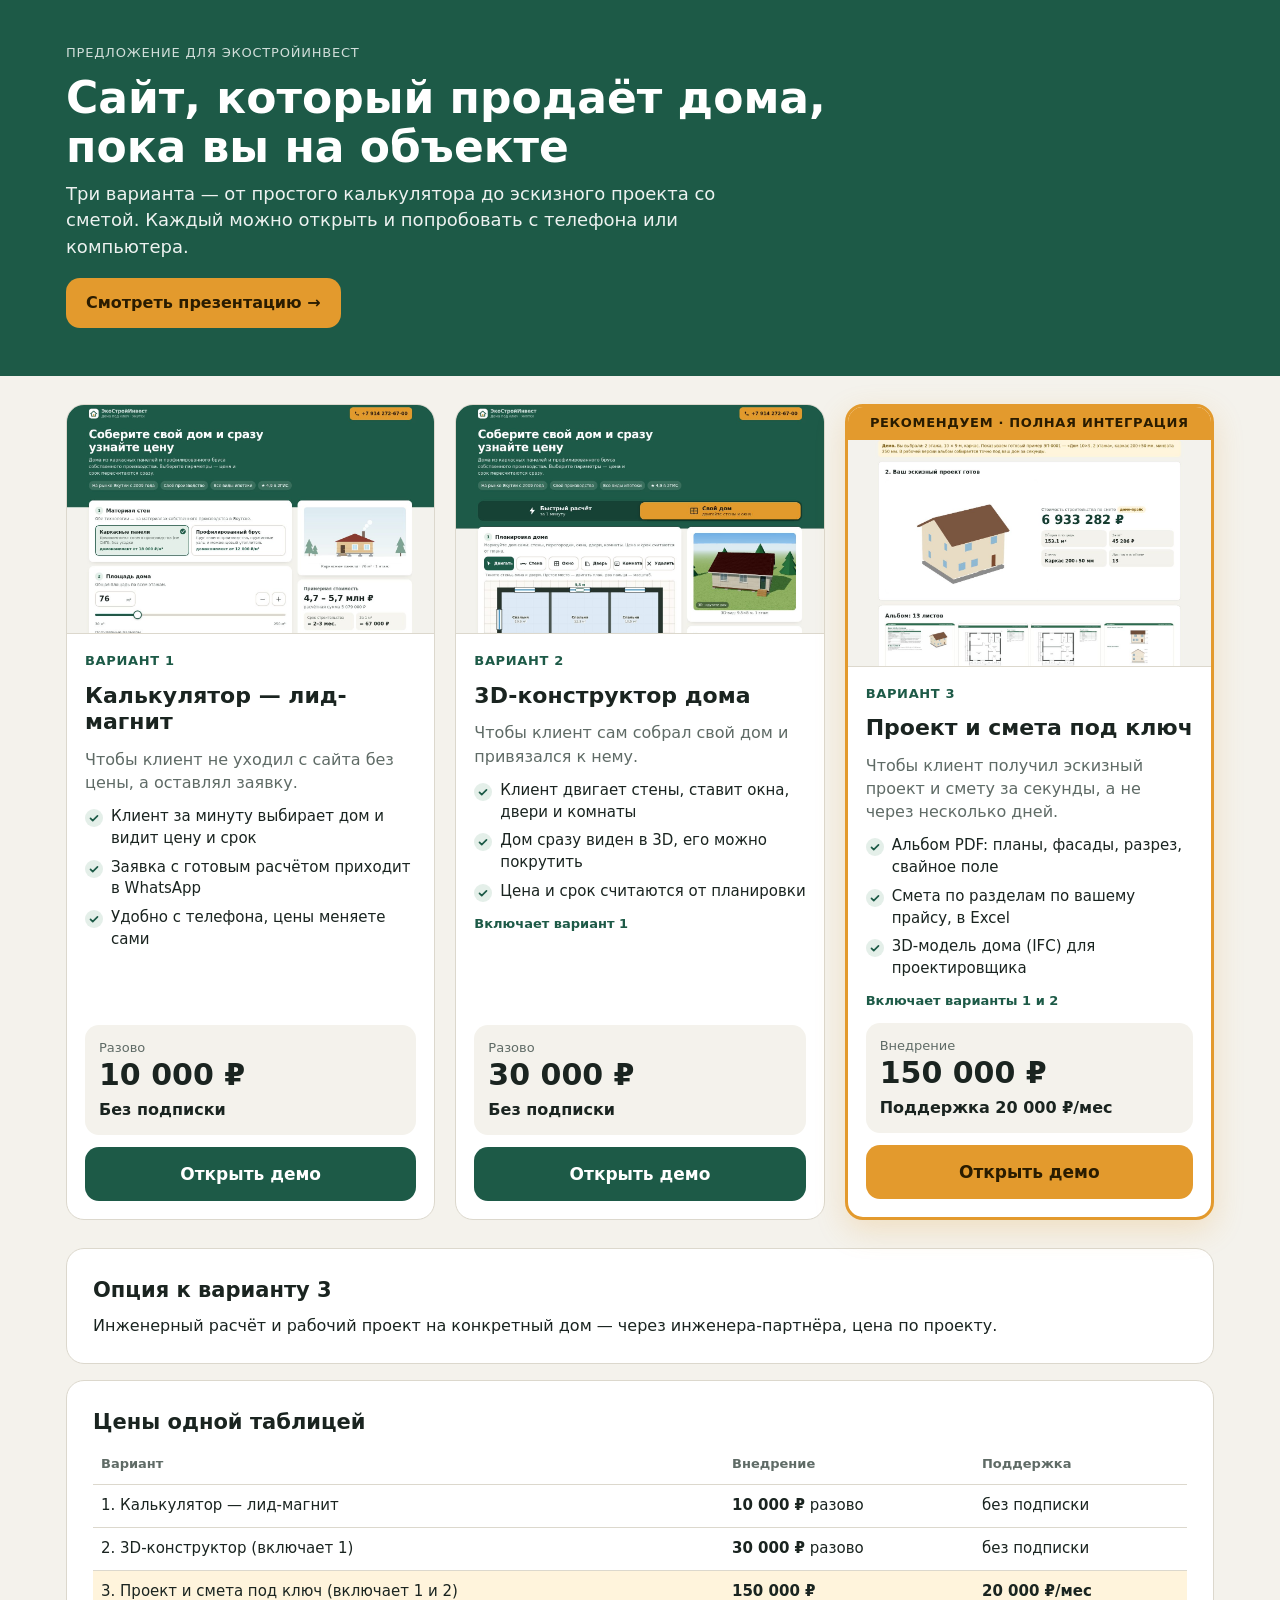
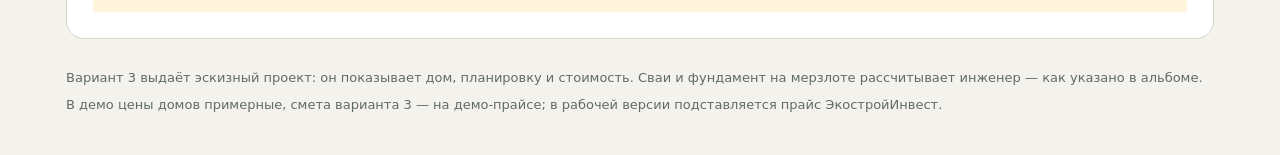
<file: index.html>
<!doctype html>
<html lang="ru">
<head>
<meta charset="utf-8">
<meta name="viewport" content="width=device-width,initial-scale=1,viewport-fit=cover">
<title>Сайт, который продаёт дома — три варианта для ЭкостройИнвест</title>
<meta name="description" content="Три варианта сайта для застройщика: калькулятор, 3D-конструктор дома, эскизный проект и смета под ключ. Демо и цены.">
<style>
:root{--green:#1d5a47;--green-d:#143f32;--green-l:#e4efe9;--amber:#e39a2d;--amber-d:#b97614;
--bg:#f4f2ec;--card:#fff;--ink:#1a2420;--mute:#5f6b66;--line:#dcd8cd;--warn-bg:#fff4dc;--warn:#7a5200;--r:18px}
*{box-sizing:border-box}
html{-webkit-text-size-adjust:100%}
body{margin:0;background:var(--bg);color:var(--ink);font:16px/1.45 system-ui,-apple-system,"Segoe UI",Roboto,"Helvetica Neue",Arial,sans-serif;overflow-x:hidden}
h1,h2,h3,p,ul{margin:0}
a{color:inherit}
.wrap{max-width:1180px;margin:0 auto;padding:0 16px}
.top{background:var(--green);color:#fff;padding:26px 0 30px}
.top small{display:block;opacity:.8;font-size:13px;letter-spacing:.06em;text-transform:uppercase;margin-bottom:10px}
.top h1{font-size:28px;line-height:1.12;max-width:760px}
.top p{margin-top:10px;opacity:.92;max-width:680px}
.top a.alt{background:transparent;color:#fff;border:2px solid rgba(255,255,255,.55);margin-left:0}
.top a{margin-right:8px;display:inline-flex;align-items:center;min-height:50px;margin-top:18px;background:var(--amber);color:#2a1c00;font-weight:700;border-radius:14px;padding:10px 20px;text-decoration:none}
.grid{display:grid;gap:16px;margin:20px 0}
.card{background:var(--card);border:1px solid var(--line);border-radius:var(--r);overflow:hidden;display:flex;flex-direction:column;position:relative}
.card.rec{border:3px solid var(--amber);box-shadow:0 10px 30px rgba(227,154,45,.22)}
.rib{background:var(--amber);color:#2a1c00;font-weight:800;font-size:13px;letter-spacing:.05em;text-transform:uppercase;text-align:center;padding:7px 10px}
.shot{display:block;aspect-ratio:16/10;background:#e9ece8;overflow:hidden;border-bottom:1px solid var(--line)}
.shot img{width:100%;height:100%;object-fit:cover;object-position:top;display:block}
.body{padding:18px;display:flex;flex-direction:column;gap:12px;flex:1}
.n{color:var(--green);font-weight:700;font-size:13px;letter-spacing:.05em;text-transform:uppercase}
.card h2{font-size:22px;line-height:1.2}
.for{color:var(--mute)}
.card ul{list-style:none;padding:0;display:grid;gap:7px}
.card li{padding-left:26px;position:relative;font-size:15px}
.card li::before{content:"";position:absolute;left:0;top:3px;width:18px;height:18px;border-radius:50%;background:var(--green-l) url("data:image/svg+xml,%3Csvg xmlns='http://www.w3.org/2000/svg' viewBox='0 0 20 20'%3E%3Cpath d='M5 10.5l3.2 3.2L15 7' fill='none' stroke='%231d5a47' stroke-width='2.4' stroke-linecap='round' stroke-linejoin='round'/%3E%3C/svg%3E") center/14px no-repeat}
.inc{font-size:13px;color:var(--green);font-weight:600}
.price{margin-top:auto;background:var(--bg);border-radius:14px;padding:14px}
.price span{display:block;color:var(--mute);font-size:13px}
.price b{display:block;font-size:30px;line-height:1.15;white-space:nowrap}
.price em{font-style:normal;display:block;margin-top:6px;font-weight:600}
.price i{font-style:normal;display:block;color:var(--mute);font-size:13px;margin-top:2px}
.btn{display:flex;align-items:center;justify-content:center;min-height:54px;border-radius:14px;background:var(--green);color:#fff;font-weight:700;font-size:17px;text-decoration:none;padding:10px 16px}
.rec .btn{background:var(--amber);color:#2a1c00}
.box{background:var(--card);border:1px solid var(--line);border-radius:var(--r);padding:20px;margin:16px 0}
.box h2{font-size:21px;margin-bottom:8px}
.pilot{background:var(--green);color:#fff;border:0}
.pilot .big{font-size:32px;font-weight:800;line-height:1.15;margin:6px 0}
.pilot s{opacity:.65;font-weight:400;font-size:20px;margin-left:8px;white-space:nowrap}
.pilot p{opacity:.95}
.tbl{width:100%;border-collapse:collapse;font-size:15px}
.tbl th,.tbl td{text-align:left;padding:10px 8px;border-top:1px solid var(--line);vertical-align:top}
.tbl th{color:var(--mute);font-weight:600;font-size:13px;border-top:0}
.tbl td b{white-space:nowrap}
.tbl tr.r td{background:var(--warn-bg)}
.fine{color:var(--mute);font-size:13px;padding:6px 0 40px}
.fine p{margin-top:8px}
@media(max-width:560px){
 .tbl thead{display:none}
 .tbl tr{display:block;border-top:1px solid var(--line);padding:10px 0}
 .tbl tr.r{padding:10px;border-radius:12px;background:var(--warn-bg)}
 .tbl td{display:block;border:0;padding:2px 0;background:none!important}
 .tbl td:first-child{font-weight:700}
 .tbl td[data-l]::before{content:attr(data-l) ": ";color:var(--mute)}
}
@media(min-width:900px){
 .top{padding:44px 0 48px}
 .top h1{font-size:44px}
 .top p{font-size:18px}
 .grid{grid-template-columns:repeat(3,1fr);align-items:stretch;gap:20px;margin:28px 0}
 .two{display:grid;grid-template-columns:1fr 1fr;gap:20px}
 .two .box{margin:0}
 .box{padding:26px}
}
</style>
</head>
<body>
<div class="top"><div class="wrap">
  <small>Предложение для ЭкостройИнвест</small>
  <h1>Сайт, который продаёт дома, пока вы на объекте</h1>
  <p>Три варианта — от простого калькулятора до эскизного проекта со сметой. Каждый можно открыть и попробовать с телефона или компьютера.</p>
  <a href="pitch/">Смотреть презентацию →</a>
</div></div>

<div class="wrap">
  <div class="grid">

    <article class="card">
      <a class="shot" href="v1/"><img src="img/v1-d.jpg" alt="Скриншот: калькулятор стоимости дома" width="1280" height="800"></a>
      <div class="body">
        <p class="n">Вариант 1</p>
        <h2>Калькулятор — лид-магнит</h2>
        <p class="for">Чтобы клиент не уходил с сайта без цены, а оставлял заявку.</p>
        <ul>
          <li>Клиент за минуту выбирает дом и видит цену и срок</li>
          <li>Заявка с готовым расчётом приходит в WhatsApp</li>
          <li>Удобно с телефона, цены меняете сами</li>
        </ul>
        <div class="price"><span>Разово</span><b>10 000 ₽</b><em>Без подписки</em></div>
        <a class="btn" href="v1/">Открыть демо</a>
      </div>
    </article>

    <article class="card">
      <a class="shot" href="v2/"><img src="img/v2-d.jpg" alt="Скриншот: 3D-конструктор дома" width="1280" height="800"></a>
      <div class="body">
        <p class="n">Вариант 2</p>
        <h2>3D-конструктор дома</h2>
        <p class="for">Чтобы клиент сам собрал свой дом и привязался к нему.</p>
        <ul>
          <li>Клиент двигает стены, ставит окна, двери и комнаты</li>
          <li>Дом сразу виден в 3D, его можно покрутить</li>
          <li>Цена и срок считаются от планировки</li>
        </ul>
        <p class="inc">Включает вариант 1</p>
        <div class="price"><span>Разово</span><b>30 000 ₽</b><em>Без подписки</em></div>
        <a class="btn" href="v2/">Открыть демо</a>
      </div>
    </article>

    <article class="card rec">
      <div class="rib">Рекомендуем · полная интеграция</div>
      <a class="shot" href="v3/"><img src="img/v3-d.jpg" alt="Скриншот: эскизный проект и смета" width="1280" height="800"></a>
      <div class="body">
        <p class="n">Вариант 3</p>
        <h2>Проект и смета под ключ</h2>
        <p class="for">Чтобы клиент получил эскизный проект и смету за секунды, а не через несколько дней.</p>
        <ul>
          <li>Альбом PDF: планы, фасады, разрез, свайное поле</li>
          <li>Смета по разделам по вашему прайсу, в Excel</li>
          <li>3D-модель дома (IFC) для проектировщика</li>
        </ul>
        <p class="inc">Включает варианты 1 и 2</p>
        <div class="price"><span>Внедрение</span><b>150 000 ₽</b><em>Поддержка 20 000 ₽/мес</em></div>
        <a class="btn" href="v3/">Открыть демо</a>
      </div>
    </article>

  </div>

  <section class="box">
    <h2>Опция к варианту 3</h2>
    <p>Инженерный расчёт и рабочий проект на конкретный дом — через инженера-партнёра, цена по проекту.</p>
  </section>

  <section class="box">
    <h2>Цены одной таблицей</h2>
    <table class="tbl">
      <thead><tr><th>Вариант</th><th>Внедрение</th><th>Поддержка</th></tr></thead>
      <tbody>
        <tr><td>1. Калькулятор — лид-магнит</td><td data-l="Внедрение"><b>10 000 ₽</b> разово</td><td data-l="Поддержка">без подписки</td></tr>
        <tr><td>2. 3D-конструктор (включает 1)</td><td data-l="Внедрение"><b>30 000 ₽</b> разово</td><td data-l="Поддержка">без подписки</td></tr>
        <tr class="r"><td>3. Проект и смета под ключ (включает 1 и 2)</td><td data-l="Внедрение"><b>150 000 ₽</b></td><td data-l="Поддержка"><b>20 000 ₽/мес</b></td></tr>
      </tbody>
    </table>
  </section>

  <div class="fine">
    <p>Вариант 3 выдаёт эскизный проект: он показывает дом, планировку и стоимость. Сваи и фундамент на мерзлоте рассчитывает инженер — как указано в альбоме.</p>
    <p>В демо цены домов примерные, смета варианта 3 — на демо-прайсе; в рабочей версии подставляется прайс ЭкостройИнвест.</p>
  </div>
</div>
</body>
</html>
</file>
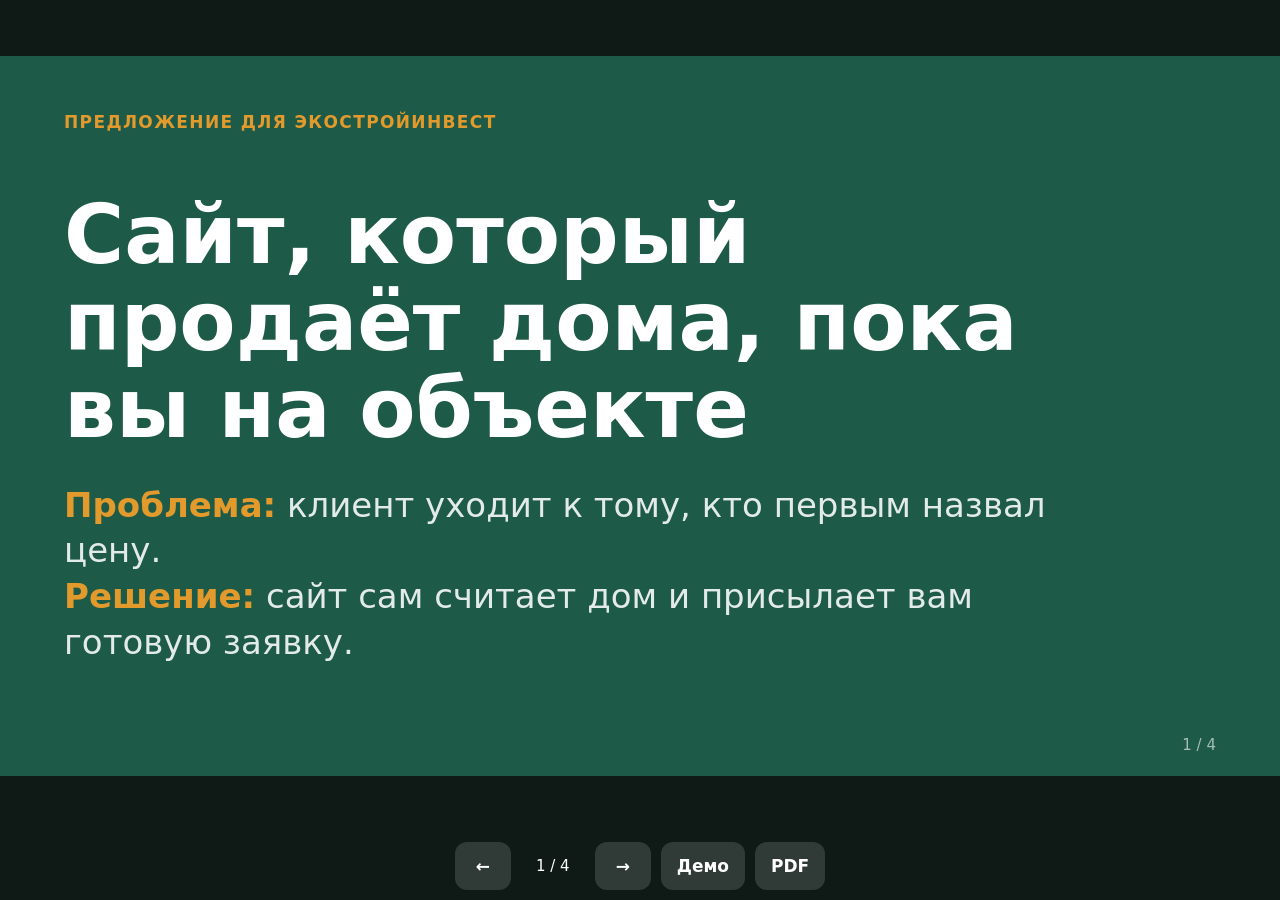
<file: pitch/index.html>
<!doctype html>
<html lang="ru">
<head>
<meta charset="utf-8">
<meta name="viewport" content="width=device-width,initial-scale=1,viewport-fit=cover">
<title>ЭкостройИнвест: сайт, который продаёт дома — коротко, 4 слайда</title>
<style>
:root{--green:#1d5a47;--green-d:#143f32;--green-l:#e4efe9;--amber:#e39a2d;--bg:#f4f2ec;--ink:#1a2420;--mute:#5f6b66;--line:#dcd8cd;--warn-bg:#fff4dc;--warn:#7a5200}
*{box-sizing:border-box}
html,body{margin:0;height:100%;background:#0f1a16;font-family:system-ui,-apple-system,"Segoe UI",Roboto,"Helvetica Neue",Arial,sans-serif;color:var(--ink);overflow:hidden}
h1,h2,h3,p,ul,ol{margin:0}
#stage{position:fixed;inset:0;overflow:hidden;touch-action:pan-y}
.slide{position:absolute;left:50%;top:50%;width:1280px;height:720px;margin:-360px 0 0 -640px;background:var(--bg);padding:56px 64px 60px;display:none;flex-direction:column;overflow:hidden;transform-origin:center}
.slide.on{display:flex}
.slide.dark{background:var(--green);color:#fff}
.kick{font-size:17px;font-weight:700;letter-spacing:.08em;text-transform:uppercase;color:var(--green);margin-bottom:10px}
.dark .kick{color:var(--amber)}
h1{font-size:68px;line-height:1.06;font-weight:800;max-width:1000px}
h2{font-size:42px;line-height:1.12;font-weight:800;margin-bottom:26px}
.lead{font-size:26px;line-height:1.35;color:var(--mute)}
.dark .lead{color:rgba(255,255,255,.88)}
.pg{position:absolute;right:64px;bottom:22px;font-size:15px;color:var(--mute)}
.dark .pg{color:rgba(255,255,255,.6)}
.src{position:absolute;left:64px;bottom:22px;font-size:14px;color:var(--mute);max-width:1000px}
.cols{display:grid;gap:24px;flex:none;min-height:0;margin-top:10px}
.c3{grid-template-columns:repeat(3,1fr)}
.c2{grid-template-columns:1fr 1fr}
.bx{background:#fff;border:1px solid var(--line);border-radius:20px;padding:30px}
.bx h3{font-size:29px;line-height:1.2;margin-bottom:12px}
.bx p{font-size:22px;line-height:1.4;color:var(--mute)}
.bx .num{font-size:60px;font-weight:800;color:var(--green);line-height:1;margin-bottom:12px;white-space:nowrap}
.bx.rec{border:3px solid var(--amber)}
.step{font-size:15px;font-weight:700;letter-spacing:.06em;text-transform:uppercase;color:var(--green);margin-bottom:8px}
ul.t{list-style:none;padding:0;display:grid;gap:10px}
ul.t li{font-size:22px;line-height:1.35;padding-left:30px;position:relative}
ul.t li::before{content:"";position:absolute;left:0;top:5px;width:20px;height:20px;border-radius:50%;background:var(--green-l) url("data:image/svg+xml,%3Csvg xmlns='http://www.w3.org/2000/svg' viewBox='0 0 20 20'%3E%3Cpath d='M5 10.5l3.2 3.2L15 7' fill='none' stroke='%231d5a47' stroke-width='2.4' stroke-linecap='round' stroke-linejoin='round'/%3E%3C/svg%3E") center/15px no-repeat}
.var{display:grid;grid-template-columns:600px minmax(0,1fr);gap:36px;flex:1;min-height:0}
.shots{position:relative;min-height:0}
.shots .d{width:560px;border-radius:12px;border:1px solid var(--line);box-shadow:0 12px 30px rgba(0,0,0,.14);display:block}
.shots .m{position:absolute;right:0;bottom:0;width:170px;border-radius:18px;border:5px solid #1a2420;box-shadow:0 12px 30px rgba(0,0,0,.25);display:block;background:#fff}
.var h3{font-size:19px;font-weight:700;letter-spacing:.05em;text-transform:uppercase;color:var(--green);margin:0 0 10px}
.var ul.t{margin-bottom:20px}
.var ul.t li{font-size:20px}
.pricebar{margin-top:auto;background:#fff;border:1px solid var(--line);border-radius:16px;padding:14px 16px;font-size:16px;white-space:nowrap}
.pricebar b{font-size:20px;white-space:nowrap}
.path{display:grid;grid-template-columns:repeat(4,1fr);gap:18px;margin-top:10px}
.path .bx{position:relative;padding:24px 22px}
.path .n{width:46px;height:46px;border-radius:50%;background:var(--green);color:#fff;display:grid;place-items:center;font-weight:800;font-size:22px;margin-bottom:14px}
.path .bx:not(:last-child)::after{content:"→";position:absolute;right:-17px;top:30px;font-size:26px;color:var(--amber);font-weight:800;z-index:2}
table{width:100%;border-collapse:collapse;background:#fff;border-radius:16px;overflow:hidden;border:1px solid var(--line)}
th,td{text-align:left;padding:15px 20px;font-size:21px;border-top:1px solid var(--line);vertical-align:top}
th{font-size:16px;color:var(--mute);border-top:0;font-weight:600}
td b{white-space:nowrap;font-size:24px}
td small{display:block;font-size:16px;color:var(--mute)}
tr.r td{background:var(--warn-bg)}
.pilot{margin-top:20px;background:var(--green);color:#fff;border-radius:16px;padding:20px 26px;display:flex;align-items:center;justify-content:space-between;gap:24px}
.pilot p{font-size:20px;opacity:.95}
.pilot b{font-size:38px;white-space:nowrap}
.note{font-size:15px;color:var(--mute);margin-top:14px}
.badge{display:inline-block;background:var(--warn-bg);color:var(--warn);border-radius:999px;font-size:15px;font-weight:600;padding:4px 12px}
.field{border-bottom:2px solid rgba(255,255,255,.6);min-width:420px;display:inline-block;height:44px;vertical-align:bottom}
.contact p{font-size:30px;margin-top:22px}
.contact p span{opacity:.75;font-size:20px;display:block}
.urls{margin-top:auto;font-size:21px;opacity:.9;line-height:1.6}
#nav{position:fixed;left:0;right:0;bottom:0;display:flex;justify-content:center;gap:10px;padding:10px 10px calc(10px + env(safe-area-inset-bottom));z-index:5}
#nav button,#nav a{min-width:56px;min-height:48px;border:0;border-radius:12px;background:rgba(255,255,255,.14);color:#fff;font:600 17px system-ui;padding:0 16px;display:grid;place-items:center;text-decoration:none;cursor:pointer}
#hint{display:none;position:fixed;left:0;right:0;top:14px;text-align:center;color:rgba(255,255,255,.6);font:14px system-ui}
@media(orientation:portrait) and (max-width:700px){#hint{display:block}}
@media print{#hint{display:none!important}}
#nav span{color:#fff;font:15px system-ui;display:grid;place-items:center;min-width:64px}
@media(max-width:480px){#nav{gap:5px;padding-left:6px;padding-right:6px}#nav button,#nav a{min-width:46px;padding:0 8px;font-size:14px}#nav span{min-width:44px;font-size:14px}}
@media print{
 @page{size:1280px 720px;margin:0}
 html,body{height:auto;overflow:visible;background:#fff}
 #nav{display:none}
 #stage{position:static}
 .slide{display:flex!important;position:relative;left:0;top:0;margin:0;transform:none!important;page-break-after:always;break-after:page;-webkit-print-color-adjust:exact;print-color-adjust:exact}
}

/* короткая версия: крупнее */
.s4 h2{font-size:50px;margin-bottom:22px}
.v3{display:grid;grid-template-columns:repeat(3,1fr);gap:22px;margin-top:4px}
.v3 .bx{padding:0;overflow:hidden;display:flex;flex-direction:column}
.v3 img{display:block;width:100%;aspect-ratio:16/10;object-fit:cover;object-position:top;border-bottom:1px solid var(--line)}
.v3 .tx{padding:18px 22px 22px}
.v3 h3{font-size:30px;margin-bottom:8px}
.v3 p{font-size:24px;line-height:1.3}
.pr{display:grid;grid-template-columns:repeat(3,minmax(0,1fr));gap:22px}
.pr .bx{padding:26px 22px 28px}
.pr h3{font-size:27px;margin-bottom:14px}
.pr .num{font-size:52px;margin-bottom:10px}
.pr p{font-size:25px;line-height:1.3}
.pr p b{color:var(--ink);white-space:nowrap}
.pay{margin-top:24px;background:var(--green);color:#fff;border-radius:18px;padding:22px 28px;font-size:28px;line-height:1.3}
.pay b{white-space:nowrap}
.nx{display:grid;grid-template-columns:repeat(3,1fr);gap:20px}
.nx div{background:rgba(255,255,255,.1);border-radius:18px;padding:26px 26px 30px}
.nx b{display:block;font-size:38px;line-height:1.15;margin-bottom:8px}
.nx span{font-size:27px;line-height:1.3;opacity:.9;display:block}
.nx i{font-style:normal;color:var(--amber);font-weight:800}
.tel{display:inline-block;margin-top:8px;font-size:84px;font-weight:800;color:#fff;text-decoration:none;white-space:nowrap;line-height:1}
.who{font-size:30px;opacity:.9;margin-top:30px}
</style>
</head>
<body>
<div id="stage">

<section class="slide dark s4">
  <p class="kick">Предложение для ЭкостройИнвест</p>
  <div style="margin:auto 0">
    <h1 style="font-size:82px;max-width:1100px">Сайт, который продаёт дома, пока вы на объекте</h1>
    <p class="lead" style="margin-top:30px;max-width:1040px;font-size:34px"><b style="color:var(--amber)">Проблема:</b> клиент уходит к тому, кто первым назвал цену.<br><b style="color:var(--amber)">Решение:</b> сайт сам считает дом и присылает вам готовую заявку.</p>
  </div>
  <span class="pg">1 / 4</span>
</section>

<section class="slide s4">
  <p class="kick">Три варианта · каждый можно открыть и попробовать</p>
  <h2>От калькулятора до проекта со сметой</h2>
  <div class="v3">
    <div class="bx"><img src="../img/v1-d.jpg" alt="Калькулятор"><div class="tx"><p class="step">Вариант 1</p><h3>Калькулятор</h3><p>Цена и срок за минуту, заявка в WhatsApp.</p></div></div>
    <div class="bx"><img src="../img/v2-d.jpg" alt="3D-конструктор"><div class="tx"><p class="step">Вариант 2</p><h3>3D-конструктор</h3><p>Клиент сам рисует планировку и крутит дом в 3D.</p></div></div>
    <div class="bx rec"><img src="../img/v3-d.jpg" alt="Проект и смета"><div class="tx"><p class="step">Вариант 3 · рекомендуем</p><h3>Проект и смета</h3><p>Альбом чертежей и смета по вашему прайсу — за секунды.</p></div></div>
  </div>
  <span class="pg">2 / 4</span>
</section>

<section class="slide s4">
  <p class="kick">Цены</p>
  <h2>Два варианта — без подписки</h2>
  <div class="pr">
    <div class="bx"><h3>1. Калькулятор</h3><div class="num">10 тыс. ₽</div><p>разово, без подписки</p></div>
    <div class="bx"><h3>2. 3D-конструктор</h3><div class="num">30 тыс. ₽</div><p>разово, без подписки</p></div>
    <div class="bx rec"><h3>3. Проект и смета</h3><div class="num">150 тыс. ₽</div><p>внедрение + <b>20 тыс. ₽/мес</b> поддержка</p></div>
  </div>
  <div class="pay">Окупаемость: вариант 3 стоит <b>390 тыс. ₽</b> в первый год — один дополнительный дом приносит <b>600–700 тыс. ₽</b>.</div>
  <span class="src">Оценка: дом 6–7 млн ₽, маржа условная 10%. 390 = 150 + 20 × 12.</span>
  <span class="pg">3 / 4</span>
</section>

<section class="slide dark s4">
  <p class="kick">Следующий шаг</p>
  <div class="nx">
    <div><b><i>1.</i> Выбрать вариант</b><span>Все три открываются с телефона.</span></div>
    <div><b><i>2.</i> Передать прайс</b><span>Excel, логотип, типовые конструктивы.</span></div>
    <div><b><i>3.</i> Запуск</b><span>От 3 дней до 2 недель.</span></div>
  </div>
  <div style="margin:auto 0 0">
    <p class="who">Александр, индивидуальный предприниматель</p>
    <a class="tel" href="tel:+79681556132">+7 968 155-61-32</a>
    <p class="lead" style="margin-top:26px;font-size:28px">Демо: <b style="color:#fff">gladimaz.github.io/ecostroy</b></p>
  </div>
  <span class="pg">4 / 4</span>
</section>

</div>
<div id="hint">Листайте свайпом. Крупнее — поверните телефон</div>
<div id="nav"><button id="prev" type="button" aria-label="Назад">←</button><span id="cnt"></span><button id="next" type="button" aria-label="Дальше">→</button><a href="../">Демо</a><a href="ecostroy-pitch.pdf">PDF</a></div>
<script>
const slides = [...document.querySelectorAll('.slide')];
let cur = Math.min(slides.length, Math.max(1, parseInt(location.hash.slice(1)) || 1)) - 1;
function fit() {
  const navH = 68, s = Math.min(innerWidth / 1280, (innerHeight - navH) / 720);
  slides.forEach(el => { el.style.transform = 'translateY(' + (-navH / 2) + 'px) scale(' + s + ')'; });
}
function go(i) {
  cur = Math.min(slides.length - 1, Math.max(0, i));
  slides.forEach((el, k) => el.classList.toggle('on', k === cur));
  document.getElementById('cnt').textContent = (cur + 1) + ' / ' + slides.length;
  history.replaceState(null, '', '#' + (cur + 1));
}
document.getElementById('prev').onclick = () => go(cur - 1);
document.getElementById('next').onclick = () => go(cur + 1);
document.addEventListener('keydown', e => {
  if (['ArrowRight', 'PageDown', ' ', 'Enter'].includes(e.key)) { e.preventDefault(); go(cur + 1); }
  if (['ArrowLeft', 'PageUp', 'Backspace'].includes(e.key)) { e.preventDefault(); go(cur - 1); }
  if (e.key === 'Home') go(0); if (e.key === 'End') go(slides.length - 1);
});
let tx = null, ty = null;
const st = document.getElementById('stage');
st.addEventListener('touchstart', e => { tx = e.touches[0].clientX; ty = e.touches[0].clientY; }, { passive: true });
st.addEventListener('touchend', e => {
  if (tx === null) return;
  if (e.target.closest('a')) { tx = null; return; }
  const dx = e.changedTouches[0].clientX - tx, dy = e.changedTouches[0].clientY - ty; tx = null;
  if (Math.abs(dx) > 40 && Math.abs(dx) > Math.abs(dy)) go(cur + (dx < 0 ? 1 : -1));
  else if (Math.abs(dx) < 8 && Math.abs(dy) < 8) go(cur + (e.changedTouches[0].clientX > innerWidth / 2 ? 1 : -1));
});
addEventListener('resize', fit); fit(); go(cur);
</script>
</body>
</html>
</file>
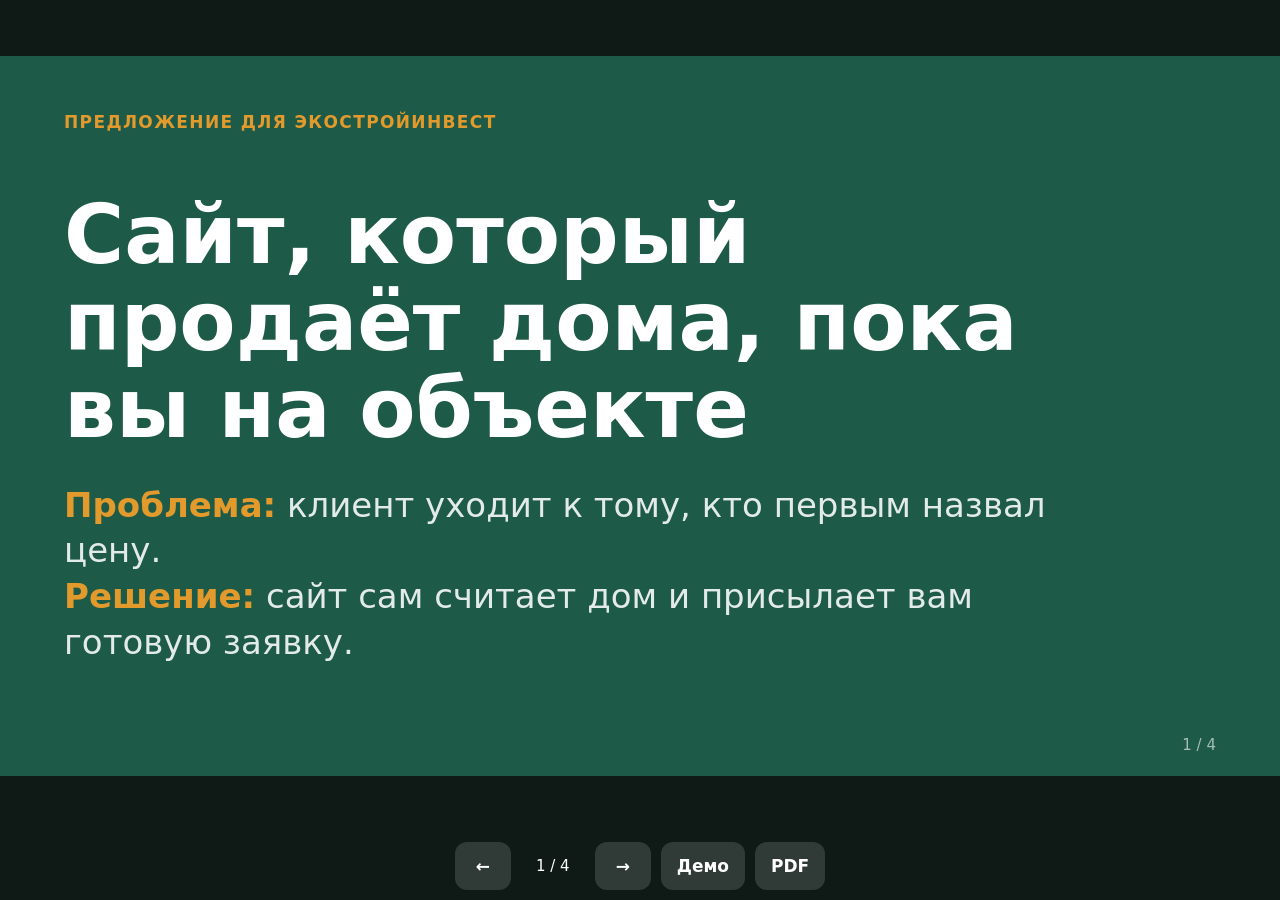
<file: pitch4/index.html>
<!doctype html><html lang="ru"><head><meta charset="utf-8"><meta http-equiv="refresh" content="0; url=../pitch/"><link rel="canonical" href="../pitch/"><title>Презентация</title></head><body><a href="../pitch/">Презентация</a></body></html>
</file>
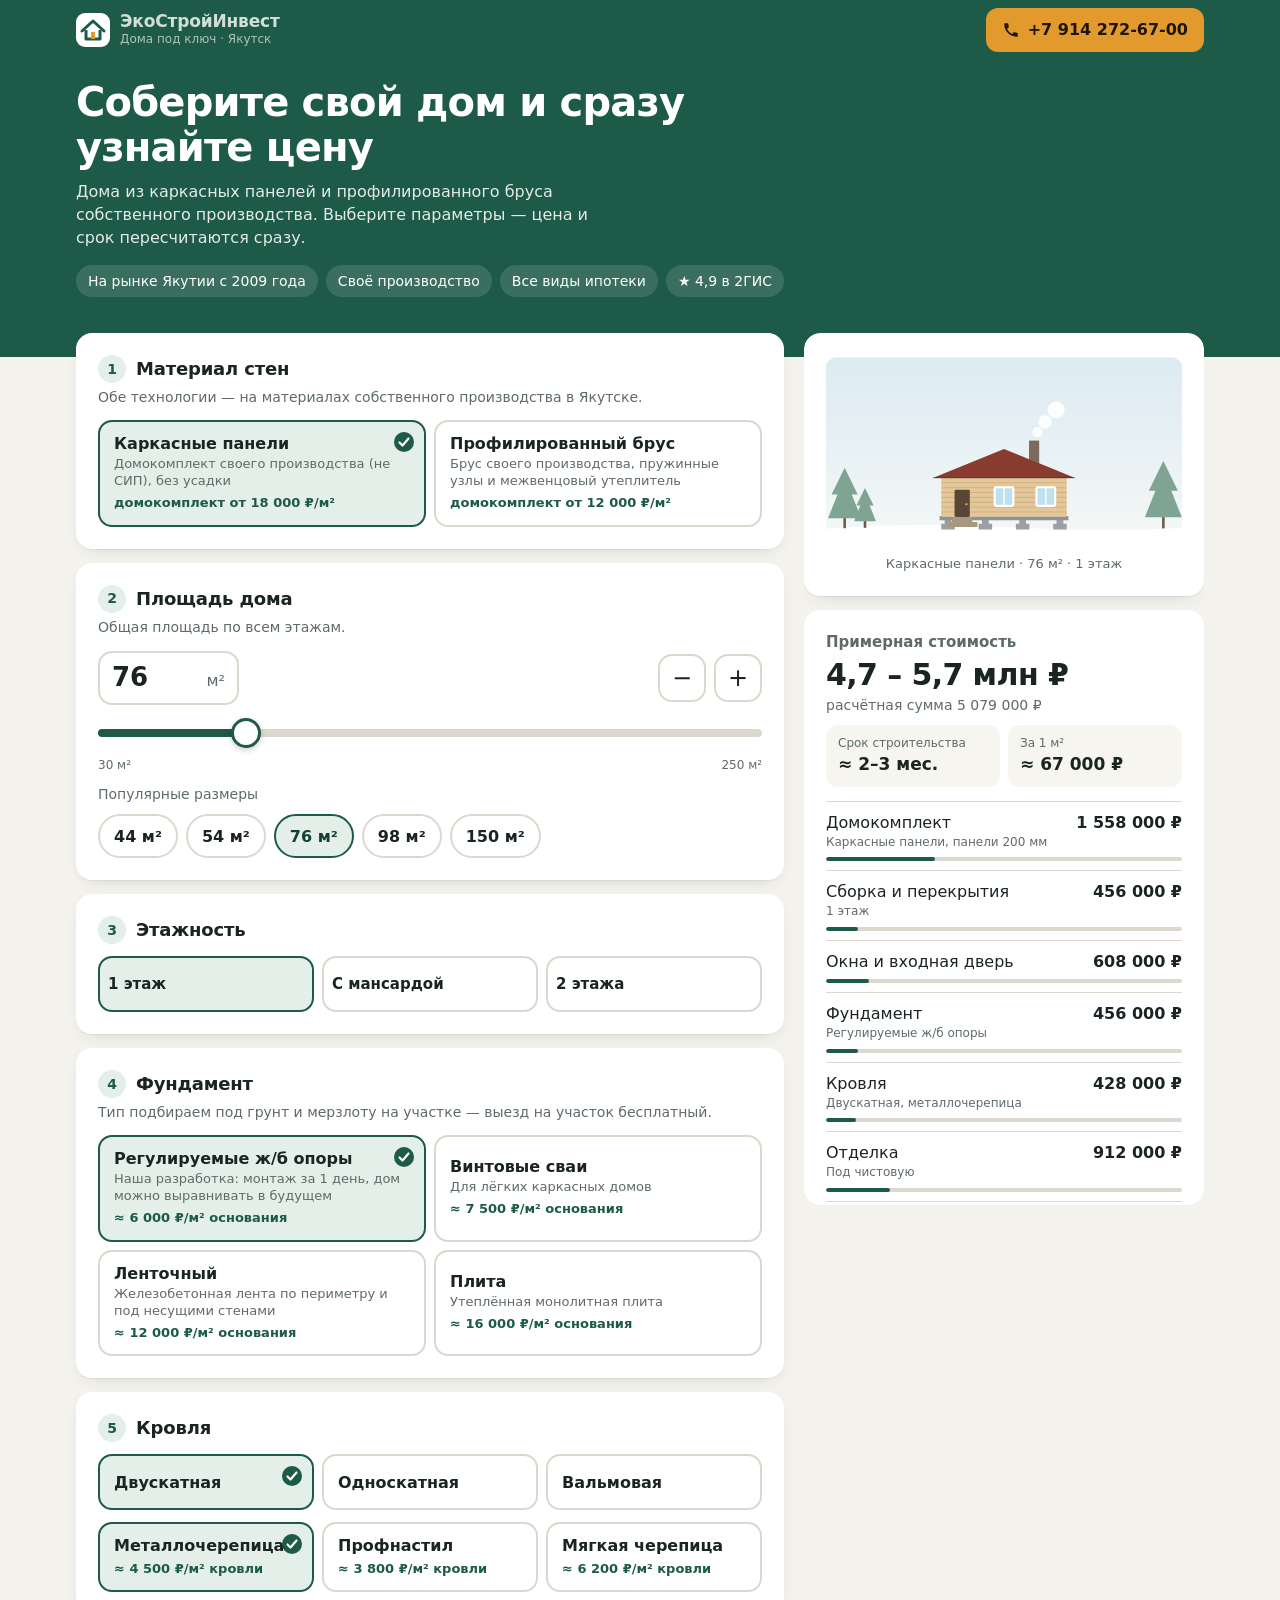
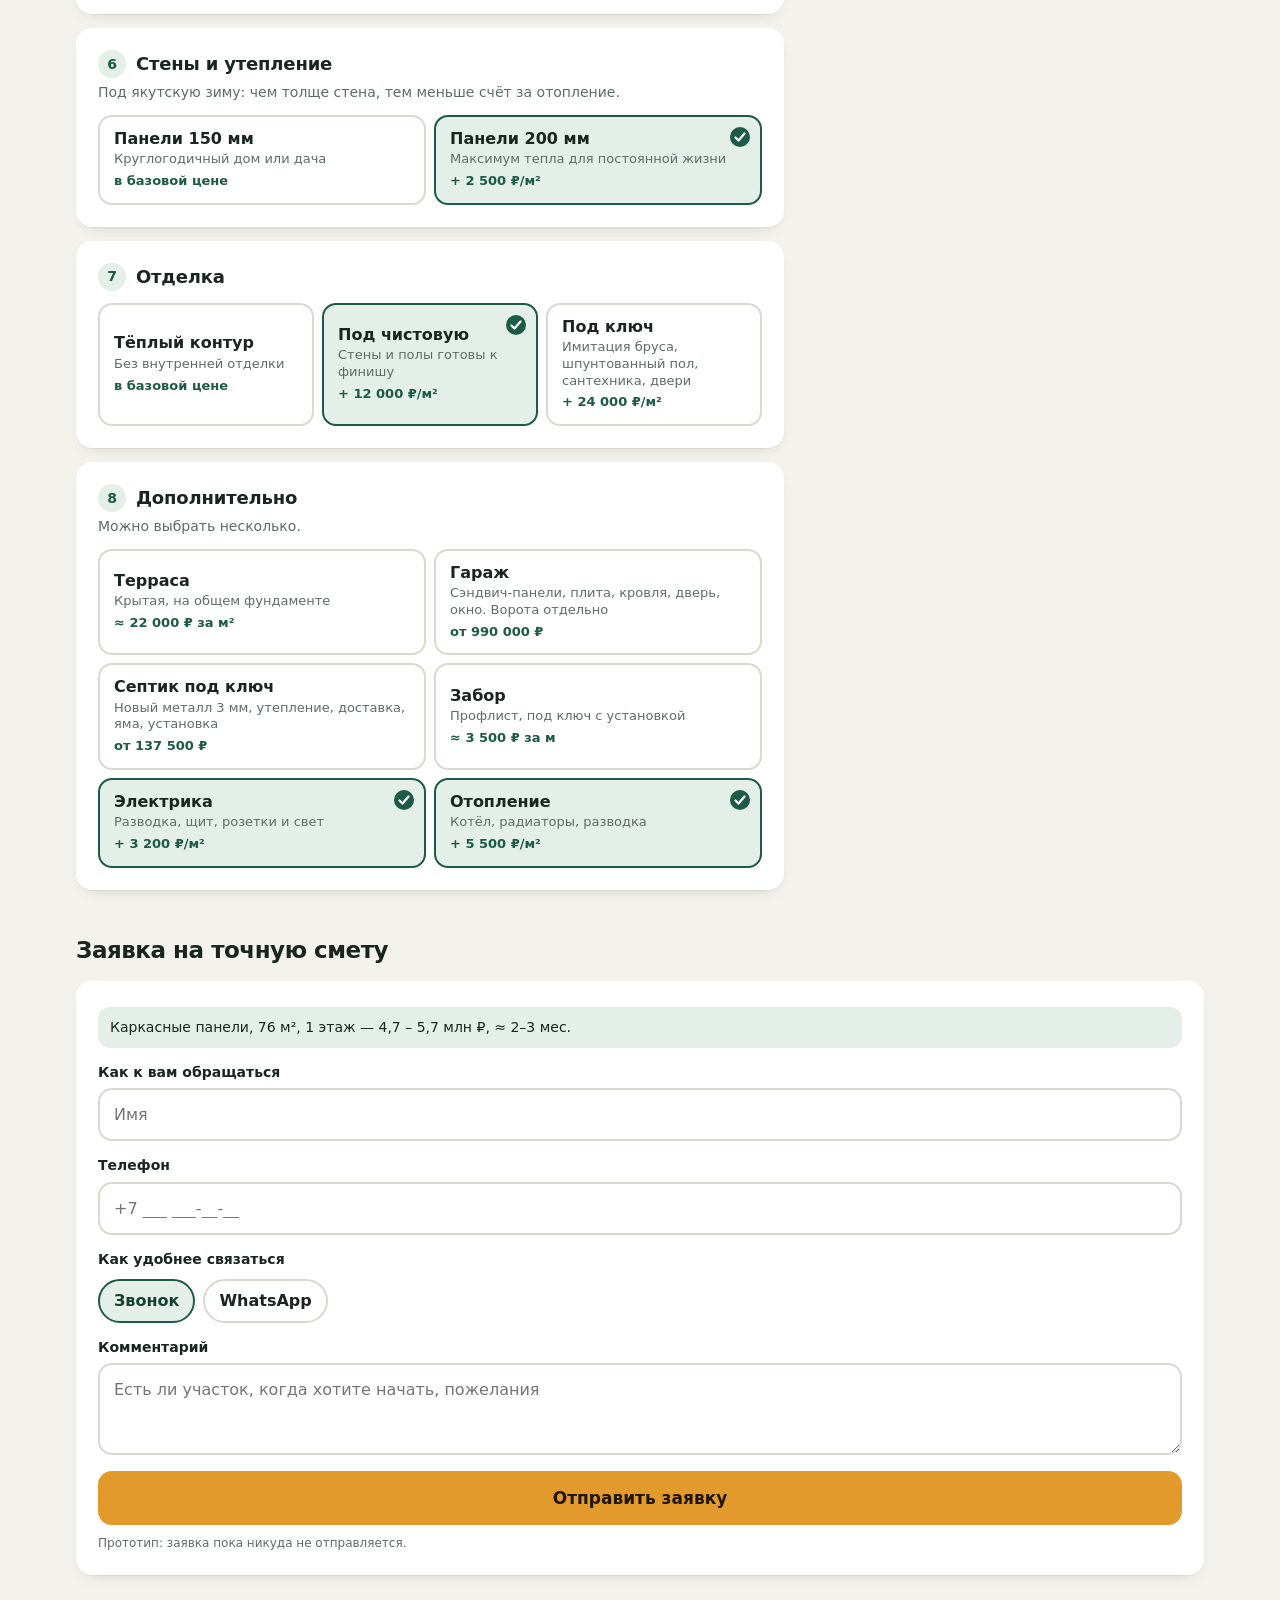
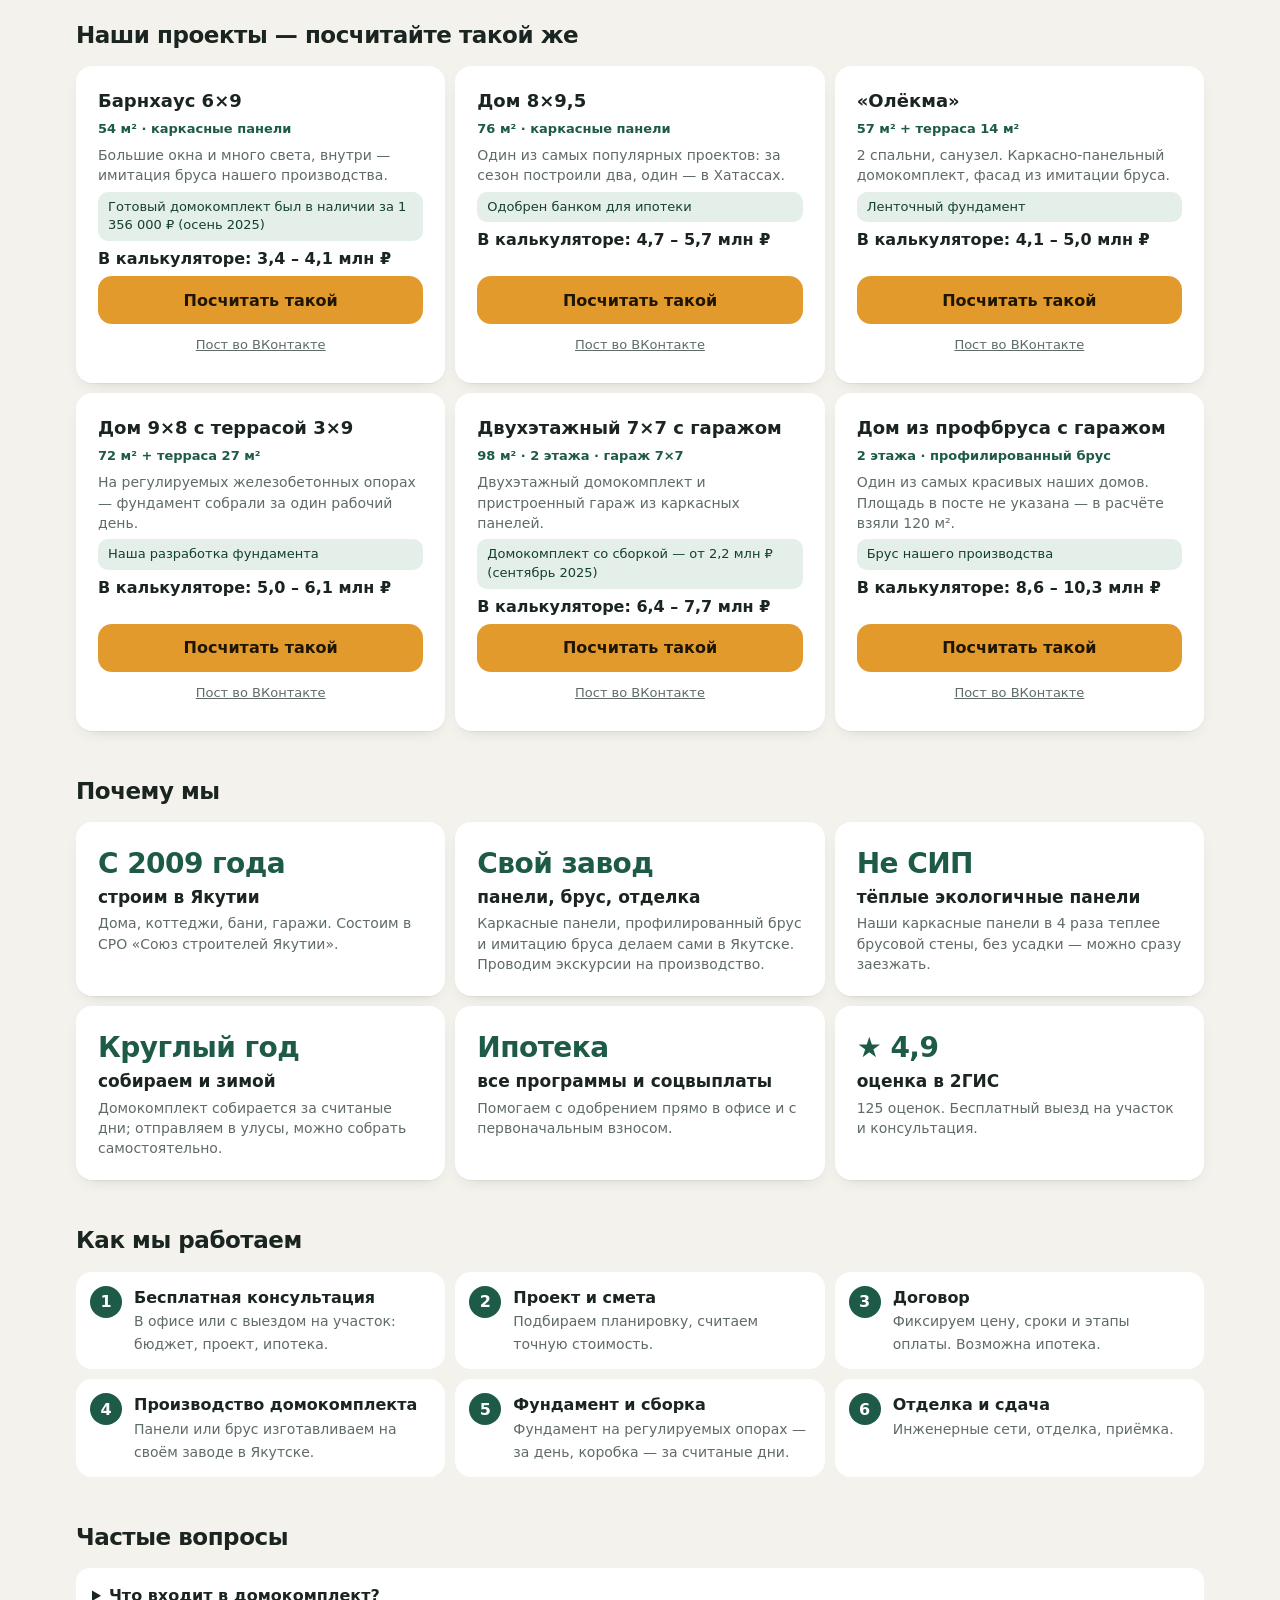
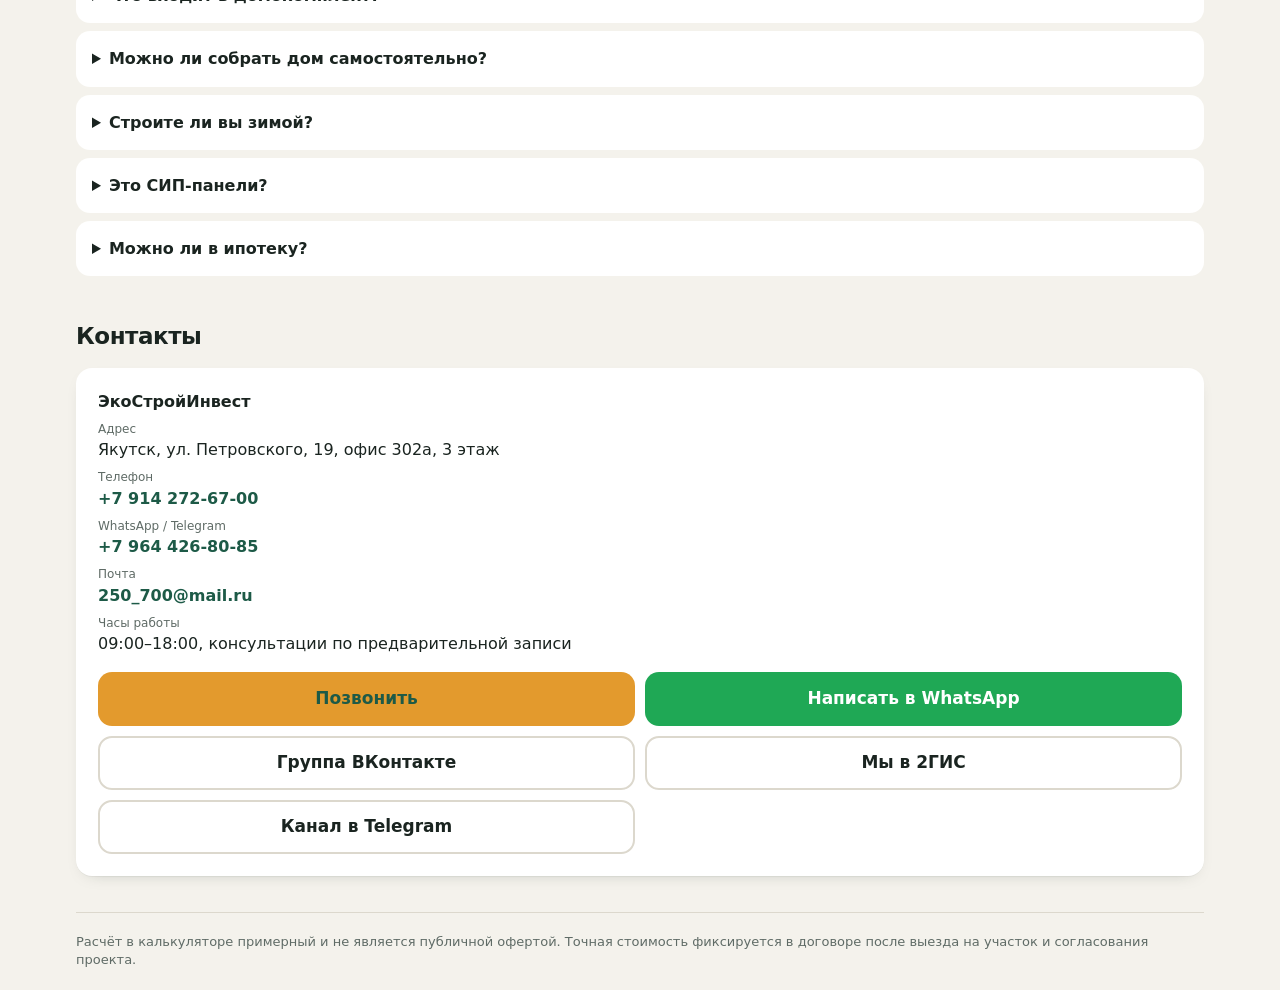
<file: v1/index.html>
<!DOCTYPE html>
<html lang="ru">
<head>
<meta charset="utf-8">
<meta name="viewport" content="width=device-width, initial-scale=1, viewport-fit=cover">
<title>ЭкоСтройИнвест — калькулятор дома в Якутске</title>
<meta name="description" content="Соберите дом в конструкторе и сразу узнайте примерную стоимость и срок строительства в Якутске.">
<style>
:root{
  --green:#1d5a47; --green-d:#143f32; --green-l:#e4efe9;
  --amber:#e39a2d; --amber-d:#b97614;
  --bg:#f4f2ec; --card:#ffffff; --ink:#1a2420; --mute:#5f6b66; --line:#dcd8cd;
  --warn-bg:#fff4dc; --warn:#7a5200;
  --r:16px;
}
*{box-sizing:border-box}
html{scroll-behavior:smooth;-webkit-text-size-adjust:100%}
body{margin:0;background:var(--bg);color:var(--ink);
  font:16px/1.45 system-ui,-apple-system,"Segoe UI",Roboto,"Helvetica Neue",Arial,sans-serif;
  padding-bottom:calc(84px + env(safe-area-inset-bottom));overflow-x:hidden}
h1,h2,h3,p{margin:0}
a{color:inherit}
button,input,textarea{font:inherit;color:inherit}
.wrap{max-width:1160px;margin:0 auto;padding:0 16px}

/* Шапка */
.top{background:var(--green);color:#fff}
.top .wrap{display:flex;align-items:center;gap:12px;min-height:60px}
.logo{display:flex;align-items:center;gap:10px;min-width:0;flex:1;text-decoration:none}
.logo svg{flex:none}
.logo b{display:block;font-size:17px;line-height:1.1;letter-spacing:-.01em}
.logo span{display:block;font-size:12px;opacity:.8;white-space:nowrap;overflow:hidden;text-overflow:ellipsis}
.call{flex:none;display:inline-flex;align-items:center;gap:8px;min-height:44px;padding:0 16px;border-radius:12px;
  background:var(--amber);color:#1f1602;font-weight:700;text-decoration:none;white-space:nowrap}
.call .num{display:none}

/* Вступление */
.hero{background:var(--green);color:#fff;padding:8px 0 28px}
.hero h1{font-size:27px;line-height:1.12;letter-spacing:-.02em;max-width:17em}
.hero p{margin-top:10px;opacity:.88;max-width:34em}
.facts{display:flex;flex-wrap:wrap;gap:8px;margin-top:16px;padding:0;list-style:none}
.facts li{background:rgba(255,255,255,.13);border-radius:999px;padding:6px 12px;font-size:14px}

/* Конструктор */
.builder{display:flex;flex-direction:column;gap:14px;margin-top:-14px}
.side{display:contents}
.card{background:var(--card);border-radius:var(--r);padding:16px;box-shadow:0 1px 0 rgba(0,0,0,.04),0 6px 18px -12px rgba(20,40,30,.35)}
.preview{order:0;position:sticky;top:0;z-index:6;padding:8px 12px 8px}
.preview svg{display:block;width:100%;height:132px}
.preview .cap{font-size:13px;color:var(--mute);text-align:center;white-space:nowrap;overflow:hidden;text-overflow:ellipsis}
.steps{order:1;display:flex;flex-direction:column;gap:14px;min-width:0}
.summary{order:2}

.step h2{font-size:18px;display:flex;align-items:center;gap:10px;letter-spacing:-.01em}
.step h2 i{flex:none;font-style:normal;width:28px;height:28px;border-radius:50%;background:var(--green-l);color:var(--green);
  font-size:14px;font-weight:700;display:grid;place-items:center}
.step .hint{color:var(--mute);font-size:14px;margin-top:4px}
.opts{display:grid;grid-template-columns:1fr;gap:8px;margin-top:12px}
.opts.two{grid-template-columns:1fr 1fr}
.opts.three{grid-template-columns:repeat(3,minmax(0,1fr))}
.opt{position:relative;display:block;width:100%;text-align:left;background:#fff;border:2px solid var(--line);border-radius:14px;
  padding:12px 14px;min-height:56px;cursor:pointer;transition:border-color .12s,background .12s}
.opt b{display:block;font-size:16px;line-height:1.2}
.opt small{display:block;color:var(--mute);font-size:13px;line-height:1.3;margin-top:3px}
.opt em{display:block;font-style:normal;font-size:13px;font-weight:600;color:var(--green);margin-top:4px}
.opt[aria-pressed="true"]{border-color:var(--green);background:var(--green-l)}
.opt[aria-pressed="true"]::after{content:"";position:absolute;right:10px;top:10px;width:20px;height:20px;border-radius:50%;
  background:var(--green) url("data:image/svg+xml,%3Csvg xmlns='http://www.w3.org/2000/svg' viewBox='0 0 20 20'%3E%3Cpath d='M5.5 10.5l3 3 6-7' fill='none' stroke='%23fff' stroke-width='2.2' stroke-linecap='round' stroke-linejoin='round'/%3E%3C/svg%3E") center/20px}
.opt[aria-pressed="true"] b{padding-right:26px}
.opts.three .opt{padding:12px 8px}
.opts.three .opt b{font-size:15px;overflow-wrap:anywhere}
.opts.three .opt[aria-pressed="true"] b{padding-right:0}
.opts.three .opt[aria-pressed="true"]::after{display:none}
.opt,.card,.steps,.sub{min-width:0}
.opt:focus-visible,.chip:focus-visible,.btn:focus-visible,.call:focus-visible{outline:3px solid var(--amber);outline-offset:2px}
.warn{margin-top:10px;background:var(--warn-bg);color:var(--warn);border-radius:12px;padding:10px 12px;font-size:14px}
.warn[hidden]{display:none}

/* Площадь */
.area-row{display:flex;align-items:center;gap:12px;margin-top:14px}
.area-num{display:flex;align-items:baseline;gap:6px;border:2px solid var(--line);border-radius:14px;padding:6px 12px;background:#fff;flex:none}
.area-num input{width:3.4em;border:0;outline:0;font-size:26px;font-weight:700;background:transparent;padding:0;-moz-appearance:textfield;appearance:textfield}
.area-num input::-webkit-outer-spin-button,.area-num input::-webkit-inner-spin-button{-webkit-appearance:none;margin:0}
.area-num:focus-within{border-color:var(--green)}
.area-num span{color:var(--mute)}
.pm{display:flex;gap:8px;margin-left:auto}
.pm button{width:48px;height:48px;border-radius:14px;border:2px solid var(--line);background:#fff;font-size:24px;line-height:1;cursor:pointer}
input[type=range]{-webkit-appearance:none;appearance:none;width:100%;height:36px;background:transparent;margin:10px 0 0;cursor:pointer}
input[type=range]::-webkit-slider-runnable-track{height:8px;border-radius:8px;background:linear-gradient(to right,var(--green) var(--p,25%),var(--line) var(--p,25%))}
input[type=range]::-moz-range-track{height:8px;border-radius:8px;background:var(--line)}
input[type=range]::-moz-range-progress{height:8px;border-radius:8px;background:var(--green)}
input[type=range]::-webkit-slider-thumb{-webkit-appearance:none;width:30px;height:30px;border-radius:50%;background:#fff;border:3px solid var(--green);margin-top:-11px;box-shadow:0 2px 6px rgba(0,0,0,.2)}
input[type=range]::-moz-range-thumb{width:24px;height:24px;border-radius:50%;background:#fff;border:3px solid var(--green)}
.scale{display:flex;justify-content:space-between;color:var(--mute);font-size:12px}
.chips{display:flex;flex-wrap:wrap;gap:8px;margin-top:10px}
.chip{min-height:44px;padding:0 14px;border-radius:999px;border:2px solid var(--line);background:#fff;cursor:pointer;font-weight:600}
.chip[aria-pressed="true"]{border-color:var(--green);background:var(--green-l);color:var(--green-d)}
.sub{margin-top:10px;padding:10px 12px;border-radius:12px;background:#f6f5f0}
.sub[hidden]{display:none}
.sub p{font-size:14px;color:var(--mute)}

/* Итог */
.summary h2{font-size:15px;color:var(--mute);font-weight:600}
.total{font-size:30px;font-weight:800;letter-spacing:-.02em;line-height:1.15;margin-top:4px}
.total small{display:block;font-size:14px;font-weight:500;color:var(--mute);letter-spacing:0;margin-top:4px}
.kpis{display:grid;grid-template-columns:1fr 1fr;gap:8px;margin-top:12px}
.kpis div{background:#f6f5f0;border-radius:12px;padding:10px 12px}
.kpis span{display:block;font-size:12px;color:var(--mute)}
.kpis b{font-size:17px}
.rows{list-style:none;padding:0;margin:14px 0 0}
.rows li{padding:9px 0;border-top:1px solid var(--line)}
.rows .r{display:flex;justify-content:space-between;gap:10px;align-items:baseline}
.rows .r span{min-width:0}
.rows .r b{white-space:nowrap;font-variant-numeric:tabular-nums}
.rows small{display:block;color:var(--mute);font-size:12px}
.bar{height:4px;border-radius:4px;background:var(--line);margin-top:6px;overflow:hidden}
.bar u{display:block;height:100%;background:var(--green);border-radius:4px}
.note{margin-top:12px;font-size:13px;color:var(--warn);background:var(--warn-bg);border-radius:12px;padding:10px 12px}
.btn{display:flex;align-items:center;justify-content:center;gap:8px;width:100%;min-height:54px;border:0;border-radius:14px;
  background:var(--amber);color:#1f1602;font-weight:700;font-size:17px;cursor:pointer;text-decoration:none;padding:0 16px;text-align:center}
.btn:active{background:var(--amber-d)}
.btn.green{background:#1fa855;color:#fff}
.btn.ghost{background:transparent;border:2px solid var(--line);color:var(--ink);font-weight:600}
.summary .btn{margin-top:14px}

/* Липкая плашка */
.dock{position:fixed;left:0;right:0;bottom:0;z-index:20;background:var(--green-d);color:#fff;
  padding:10px 12px calc(10px + env(safe-area-inset-bottom));display:flex;align-items:center;gap:10px;box-shadow:0 -6px 20px rgba(0,0,0,.2)}
.dock .t{min-width:0;flex:1}
.dock .t b{display:block;font-size:19px;line-height:1.15;white-space:nowrap;letter-spacing:-.01em}
.dock .t span{display:block;font-size:12px;opacity:.8;white-space:nowrap;overflow:hidden;text-overflow:ellipsis}
.dock .btn{width:auto;min-height:48px;font-size:16px;flex:none;padding:0 16px}

/* Секции ниже */
section.blk{margin-top:36px}
section.blk>h2{font-size:23px;letter-spacing:-.02em;margin-bottom:14px}
.grid{display:grid;gap:10px;grid-template-columns:1fr}
.why .card b{display:block;font-size:17px}
.why .card p{color:var(--mute);font-size:14px;margin-top:4px}
.why .big{font-size:28px;font-weight:800;color:var(--green);letter-spacing:-.02em}
.proj .card{display:flex;flex-direction:column;gap:6px}
.proj b{font-size:18px}
.proj .meta{font-size:13px;font-weight:600;color:var(--green)}
.proj p{font-size:14px;color:var(--mute)}
.proj .fact{font-size:13px;background:var(--green-l);border-radius:10px;padding:6px 10px;color:var(--green-d)}
.proj .pp{font-weight:700;font-size:16px;color:var(--ink)}
.proj .btn{min-height:48px;font-size:16px;margin-top:auto}
.proj a.src{font-size:13px;color:var(--mute);text-align:center;padding:6px}
.faq details{background:var(--card);border-radius:14px;margin-bottom:8px}
.faq summary{padding:16px;font-weight:600;cursor:pointer;min-height:54px}
.faq p{padding:0 16px 16px;color:var(--mute);font-size:15px}
.stages{counter-reset:s;list-style:none;padding:0;margin:0;display:grid;gap:10px}
.stages li{counter-increment:s;background:var(--card);border-radius:var(--r);padding:14px 16px 14px 58px;position:relative}
.stages li::before{content:counter(s);position:absolute;left:14px;top:14px;width:32px;height:32px;border-radius:50%;background:var(--green);color:#fff;font-weight:700;display:grid;place-items:center}
.stages b{display:block}
.stages span{color:var(--mute);font-size:14px}

/* Форма */
.form label{display:block;font-size:14px;font-weight:600;margin-top:14px}
.form input[type=text],.form input[type=tel],.form textarea{display:block;width:100%;margin-top:6px;border:2px solid var(--line);border-radius:14px;
  padding:13px 14px;font-size:16px;background:#fff;outline:0}
.form input:focus,.form textarea:focus{border-color:var(--green)}
.form textarea{min-height:92px;resize:vertical}
.form .err{color:#b3261e;font-size:13px;margin-top:6px;min-height:0}
.form .btn{margin-top:16px}
.form .fine{font-size:12px;color:var(--mute);margin-top:10px}
.mini{background:var(--green-l);border-radius:12px;padding:10px 12px;font-size:14px;margin-top:4px}
.done h3{font-size:22px;letter-spacing:-.02em}
.done pre{white-space:pre-wrap;word-break:break-word;font:14px/1.5 inherit;font-family:inherit;background:#f6f5f0;border-radius:12px;padding:12px;margin:12px 0}
.done .btn+.btn{margin-top:10px}
.contacts .card p{margin-top:8px}
.contacts .card p span{display:block;font-size:12px;color:var(--mute)}
.contacts a{font-weight:600;text-decoration:none;color:var(--green);word-break:break-word}
.contacts .acts{display:grid;gap:10px;margin-top:16px}
footer{margin-top:36px;padding:20px 0;color:var(--mute);font-size:13px;border-top:1px solid var(--line)}

@media (max-width:359px){
  .opts.three{grid-template-columns:1fr}
  .hero h1{font-size:24px}
  .dock .t b{font-size:17px}
}
@media (min-width:600px){
  .opts{grid-template-columns:1fr 1fr}
  .opts.cols3{grid-template-columns:repeat(3,1fr)}
  .grid{grid-template-columns:1fr 1fr}
  .stages{grid-template-columns:1fr 1fr}
  .contacts .acts{grid-template-columns:1fr 1fr}
}
@media (min-width:960px){
  body{padding-bottom:0}
  .dock{display:none}
  .call .num{display:inline}.call .lbl{display:none}
  .hero{padding:20px 0 44px}
  .hero h1{font-size:40px}
  .builder{display:grid;grid-template-columns:minmax(0,1fr) 400px;gap:20px;align-items:start;margin-top:-24px}
  .side{display:flex;flex-direction:column;gap:14px;position:sticky;top:14px;grid-column:2;grid-row:1;max-height:calc(100vh - 28px);overflow:auto;border-radius:var(--r)}
  .preview{position:static;padding:12px}
  .preview svg{height:200px}
  .steps{grid-column:1;grid-row:1}
  .card{padding:22px}
  .grid.why,.grid.proj{grid-template-columns:repeat(3,1fr)}
  .stages{grid-template-columns:repeat(3,1fr)}
  .two-col{display:grid;grid-template-columns:1fr 1fr;gap:20px;align-items:start}
  .two-col section.blk{margin-top:44px}
  section.blk{margin-top:44px}
}
</style>
</head>
<body>

<header class="top">
  <div class="wrap">
    <a class="logo" href="#top" aria-label="ЭкоСтройИнвест">
      <svg width="34" height="34" viewBox="0 0 34 34" aria-hidden="true"><rect width="34" height="34" rx="9" fill="#fff"/><path d="M6 18 17 8l11 10" fill="none" stroke="#1d5a47" stroke-width="3" stroke-linecap="round" stroke-linejoin="round"/><path d="M10 17v9h14v-9" fill="none" stroke="#1d5a47" stroke-width="3" stroke-linejoin="round"/><rect x="15" y="19" width="4" height="7" fill="#e39a2d"/></svg>
      <span style="min-width:0"><b>ЭкоСтройИнвест</b><span>Дома под ключ · Якутск</span></span>
    </a>
    <a class="call" id="callTop" href="#"><svg width="18" height="18" viewBox="0 0 24 24" aria-hidden="true"><path fill="currentColor" d="M6.6 10.8a15.1 15.1 0 0 0 6.6 6.6l2.2-2.2a1 1 0 0 1 1-.25c1.1.37 2.3.57 3.6.57a1 1 0 0 1 1 1V20a1 1 0 0 1-1 1A17 17 0 0 1 3 4a1 1 0 0 1 1-1h3.5a1 1 0 0 1 1 1c0 1.25.2 2.45.57 3.57a1 1 0 0 1-.25 1z"/></svg><span class="lbl">Позвонить</span><span class="num" id="callNum"></span></a>
  </div>
</header>

<div class="hero" id="top">
  <div class="wrap">
    <h1>Соберите свой дом и сразу узнайте цену</h1>
    <p>Дома из каркасных панелей и профилированного бруса собственного производства. Выберите параметры — цена и срок пересчитаются сразу.</p>
    <ul class="facts">
      <li>На рынке Якутии с 2009 года</li><li>Своё производство</li><li>Все виды ипотеки</li><li>★ 4,9 в 2ГИС</li>
    </ul>
  </div>
</div>

<main class="wrap">
  <div class="builder" id="calc">
    <aside class="side">
      <div class="card preview" aria-live="off">
        <svg id="house" viewBox="0 0 420 230" role="img" aria-label="Схема дома"></svg>
        <div class="cap" id="houseCap"></div>
      </div>
      <div class="card summary" id="summary">
        <h2>Примерная стоимость</h2>
        <div class="total" id="totalRange" aria-live="polite"></div>
        <div class="kpis">
          <div><span>Срок строительства</span><b id="kpiTime"></b></div>
          <div><span>За 1 м²</span><b id="kpiM2"></b></div>
        </div>
        <ul class="rows" id="rows"></ul>
        <p class="note" id="priceNote"></p>
        <a class="btn" href="#lead">Получить точную смету</a>
      </div>
    </aside>

    <div class="steps" id="steps">
      <div class="card step"><h2><i>1</i>Материал стен</h2><p class="hint">Обе технологии — на материалах собственного производства в Якутске.</p><div class="opts" data-group="tech"></div></div>

      <div class="card step"><h2><i>2</i>Площадь дома</h2>
        <p class="hint">Общая площадь по всем этажам.</p>
        <div class="area-row">
          <label class="area-num"><input id="areaNum" type="number" inputmode="numeric" aria-label="Площадь, м²"><span>м²</span></label>
          <div class="pm"><button type="button" id="areaMinus" aria-label="Меньше">−</button><button type="button" id="areaPlus" aria-label="Больше">+</button></div>
        </div>
        <input id="areaRange" type="range" aria-label="Площадь дома">
        <div class="scale"><span id="areaMin"></span><span id="areaMax"></span></div>
        <div class="sub" style="background:none;padding:0"><p>Популярные размеры</p><div class="chips" id="areaChips"></div></div>
      </div>

      <div class="card step"><h2><i>3</i>Этажность</h2><div class="opts three" data-group="floors"></div></div>

      <div class="card step"><h2><i>4</i>Фундамент</h2>
        <p class="hint">Тип подбираем под грунт и мерзлоту на участке — выезд на участок бесплатный.</p>
        <div class="opts" data-group="foundation"></div>
        <p class="warn" id="foundWarn" hidden></p>
      </div>

      <div class="card step"><h2><i>5</i>Кровля</h2>
        <div class="opts cols3" data-group="roofShape"></div>
        <div class="opts cols3" data-group="roofMat"></div>
      </div>

      <div class="card step"><h2><i>6</i>Стены и утепление</h2>
        <p class="hint">Под якутскую зиму: чем толще стена, тем меньше счёт за отопление.</p>
        <div class="opts" id="wallOpts"></div>
      </div>

      <div class="card step"><h2><i>7</i>Отделка</h2><div class="opts cols3" data-group="finish"></div></div>

      <div class="card step"><h2><i>8</i>Дополнительно</h2>
        <p class="hint">Можно выбрать несколько.</p>
        <div class="opts" id="extras"></div>
        <div id="optSubs"></div>
      </div>
    </div>
  </div>

  <section class="blk" id="lead">
    <h2>Заявка на точную смету</h2>
    <div class="card form" id="leadBox">
      <form id="leadForm" novalidate>
        <div class="mini" id="leadMini"></div>
        <label for="fName">Как к вам обращаться</label>
        <input id="fName" name="name" type="text" autocomplete="name" placeholder="Имя">
        <label for="fPhone">Телефон</label>
        <input id="fPhone" name="phone" type="tel" inputmode="tel" autocomplete="tel" placeholder="+7 ___ ___-__-__">
        <div class="err" id="fErr" role="alert"></div>
        <label>Как удобнее связаться</label>
        <div class="chips" id="contactChips">
          <button type="button" class="chip" data-v="Звонок" aria-pressed="true">Звонок</button>
          <button type="button" class="chip" data-v="WhatsApp" aria-pressed="false">WhatsApp</button>
        </div>
        <label for="fMsg">Комментарий</label>
        <textarea id="fMsg" name="msg" placeholder="Есть ли участок, когда хотите начать, пожелания"></textarea>
        <button class="btn" type="submit">Отправить заявку</button>
        <p class="fine">Прототип: заявка пока никуда не отправляется.</p>
      </form>
    </div>
  </section>

  <section class="blk" id="projects">
    <h2>Наши проекты — посчитайте такой же</h2>
    <div class="grid proj" id="projGrid"></div>
  </section>

  <section class="blk">
    <h2>Почему мы</h2>
    <div class="grid why">
      <div class="card"><div class="big">С 2009 года</div><b>строим в Якутии</b><p>Дома, коттеджи, бани, гаражи. Состоим в СРО «Союз строителей Якутии».</p></div>
      <div class="card"><div class="big">Свой завод</div><b>панели, брус, отделка</b><p>Каркасные панели, профилированный брус и имитацию бруса делаем сами в Якутске. Проводим экскурсии на производство.</p></div>
      <div class="card"><div class="big">Не СИП</div><b>тёплые экологичные панели</b><p>Наши каркасные панели в 4 раза теплее брусовой стены, без усадки — можно сразу заезжать.</p></div>
      <div class="card"><div class="big">Круглый год</div><b>собираем и зимой</b><p>Домокомплект собирается за считаные дни; отправляем в улусы, можно собрать самостоятельно.</p></div>
      <div class="card"><div class="big">Ипотека</div><b>все программы и соцвыплаты</b><p>Помогаем с одобрением прямо в офисе и с первоначальным взносом.</p></div>
      <div class="card"><div class="big">★ 4,9</div><b>оценка в 2ГИС</b><p>125 оценок. Бесплатный выезд на участок и консультация.</p></div>
    </div>
  </section>

  <section class="blk">
    <h2>Как мы работаем</h2>
    <ol class="stages">
      <li><b>Бесплатная консультация</b><span>В офисе или с выездом на участок: бюджет, проект, ипотека.</span></li>
      <li><b>Проект и смета</b><span>Подбираем планировку, считаем точную стоимость.</span></li>
      <li><b>Договор</b><span>Фиксируем цену, сроки и этапы оплаты. Возможна ипотека.</span></li>
      <li><b>Производство домокомплекта</b><span>Панели или брус изготавливаем на своём заводе в Якутске.</span></li>
      <li><b>Фундамент и сборка</b><span>Фундамент на регулируемых опорах — за день, коробка — за считаные дни.</span></li>
      <li><b>Отделка и сдача</b><span>Инженерные сети, отделка, приёмка.</span></li>
    </ol>
  </section>

  <section class="blk">
    <h2>Частые вопросы</h2>
    <div class="faq">
      <details><summary>Что входит в домокомплект?</summary><p>Цокольные панели, панели кровли, панели внешних и внутренних стен с готовыми проёмами под окна и двери. Фундамент, сборку, окна, двери и отделку можно заказать у нас же — под ключ.</p></details>
      <details><summary>Можно ли собрать дом самостоятельно?</summary><p>Да. Панели не требуют дополнительного каркаса, комплект промаркирован. Поэтому домокомплекты часто заказывают в отдалённые улусы.</p></details>
      <details><summary>Строите ли вы зимой?</summary><p>Да, производим и собираем круглый год.</p></details>
      <details><summary>Это СИП-панели?</summary><p>Нет. Это каркасные панели нашего производства, соответствуют ГОСТ и СП 31-105-2002; панели проходят испытания на огнестойкость.</p></details>
      <details><summary>Можно ли в ипотеку?</summary><p>Да, работаем со всеми видами ипотеки и социальными выплатами, помогаем с одобрением в офисе.</p></details>
    </div>
  </section>

  <section class="blk contacts" id="contacts">
    <h2>Контакты</h2>
    <div class="card">
      <b id="cName"></b>
      <p><span>Адрес</span><i id="cAddr" style="font-style:normal"></i></p>
      <p><span>Телефон</span><a id="cPhone" href="#"></a></p>
      <p><span>WhatsApp / Telegram</span><a id="cWa" href="#"></a></p>
      <p><span>Почта</span><a id="cMail" href="#"></a></p>
      <p><span>Часы работы</span><i id="cHours" style="font-style:normal"></i></p>
      <div class="acts">
        <a class="btn" id="cCall" href="#">Позвонить</a>
        <a class="btn green" id="cWaBtn" href="#" target="_blank" rel="noopener">Написать в WhatsApp</a>
        <a class="btn ghost" id="cVk" href="#" target="_blank" rel="noopener">Группа ВКонтакте</a>
        <a class="btn ghost" id="cGis" href="#" target="_blank" rel="noopener">Мы в 2ГИС</a>
        <a class="btn ghost" id="cTg" href="#" target="_blank" rel="noopener">Канал в Telegram</a>
      </div>
    </div>
  </section>

  <footer>Расчёт в калькуляторе примерный и не является публичной офертой. Точная стоимость фиксируется в договоре после выезда на участок и согласования проекта.</footer>
</main>

<div class="dock" id="dock">
  <div class="t"><b id="dockTotal"></b><span id="dockSub"></span></div>
  <a class="btn" href="#lead">Заявка</a>
</div>

<script>
/* =====================================================================
   НАСТРОЙКИ. Все цены ПРИМЕРНЫЕ (ориентир по рынку Якутска) —
   владелец заменяет цифры здесь, остальной код трогать не нужно.
   ===================================================================== */
const CONFIG = {
  company: {
    name: 'ЭкоСтройИнвест',
    phone: '+79142726700',          // основной телефон (2ГИС)
    whatsapp: '79644268085',        // WhatsApp / Telegram (2ГИС и посты VK 2026 г.)
    email: '250_700@mail.ru',
    address: 'Якутск, ул. Петровского, 19, офис 302а, 3 этаж',
    hours: '09:00–18:00, консультации по предварительной записи',   // дни недели не подтверждены
    vk: 'https://vk.ru/ecostroy_ykt',
    tg: 'https://t.me/ecostroy_ykt',
    gis: 'https://2gis.ru/yakutsk/firm/70000001035369724'
  },
  priceNote: 'Цены примерные, уточняются. Часть цифр — из прайса и постов компании, остальное — ориентир по рынку. Итог зависит от проекта и участка.',
  range: { low: 0.93, high: 1.12 },            // вилка вокруг расчётной суммы
  area: { min: 30, max: 250, step: 2, def: 76, popular: [44, 54, 76, 98, 150] },   // площади из реальных проектов в VK

  // kit — домокомплект, ₽ за м² общей площади; build — сборка и перекрытия, ₽/м²; days — дней на 1 м².
  // walls — толщина стен: доплата ₽/м² к домокомплекту.
  tech: [
    { id: 'frame', name: 'Каркасные панели', desc: 'Домокомплект своего производства (не СИП), без усадки',
      kit: 18000,      // РЕАЛЬНАЯ: «каркасный домокомплект от 18 000 ₽» (2ГИС)
      build: 6000,     // примерная
      days: 0.12,
      walls: [
        { id: 'std', name: 'Панели 150 мм', desc: 'Круглогодичный дом или дача', perM2: 0 },
        { id: 'plus', name: 'Панели 200 мм', desc: 'Максимум тепла для постоянной жизни', perM2: 2500 }   // примерная
      ] },
    { id: 'timber', name: 'Профилированный брус', desc: 'Брус своего производства, пружинные узлы и межвенцовый утеплитель',
      kit: 12000,      // ОЦЕНКА по посту: комплект стен 5,42×5,42 из бруса 18×18 — 310 000 ₽ (только стены)
      build: 18000,    // примерная: сборка, полы, перекрытия, стропила
      days: 0.30,
      walls: [
        { id: 'std', name: 'Брус 15×18 см', desc: 'Стена 15 см', perM2: 0 },
        { id: 'plus', name: 'Брус 18×18 см', desc: 'Стена 18 см, теплее', perM2: 1500 }                    // примерная
      ] }
  ],
  openingsPerM2: 8000,                          // окна и входная дверь, ₽/м² — примерная
  // div — во сколько раз пятно застройки меньше общей площади; boxK — поправка к домокомплекту; timeK — к сроку
  floors: [
    { id: '1', name: '1 этаж', div: 1, boxK: 1.00, timeK: 1.00 },
    { id: '1.5', name: 'С мансардой', div: 1.6, boxK: 0.95, timeK: 1.05 },
    { id: '2', name: '2 этажа', div: 2, boxK: 0.97, timeK: 1.10 }
  ],
  // ₽ за м² пятна застройки — ВСЕ примерные. Типы фундаментов — из постов компании.
  foundation: [
    { id: 'rcpad', name: 'Регулируемые ж/б опоры', desc: 'Наша разработка: монтаж за 1 день, дом можно выравнивать в будущем', perM2: 6000, days: 1, notFor: [] },
    { id: 'screw', name: 'Винтовые сваи', desc: 'Для лёгких каркасных домов', perM2: 7500, days: 4, notFor: [] },
    { id: 'strip', name: 'Ленточный', desc: 'Железобетонная лента по периметру и под несущими стенами', perM2: 12000, days: 21, notFor: [] },
    { id: 'slab', name: 'Плита', desc: 'Утеплённая монолитная плита', perM2: 16000, days: 20, notFor: [] }
  ],
  // k — отношение площади кровли к пятну застройки
  roofShape: [
    { id: 'gable', name: 'Двускатная', k: 1.25 },
    { id: 'shed', name: 'Односкатная', k: 1.12 },
    { id: 'hip', name: 'Вальмовая', k: 1.38 }
  ],
  // кровельное покрытие с монтажом, ₽ за м² кровли — примерные
  roofMat: [
    { id: 'metal', name: 'Металлочерепица', perM2: 4500, color: '#8a3b2f' },
    { id: 'prof', name: 'Профнастил', perM2: 3800, color: '#6b7780' },
    { id: 'soft', name: 'Мягкая черепица', perM2: 6200, color: '#3d4a3f' }
  ],
  // доплата ₽ за м² общей площади — примерные; days — дней на 1 м²
  finish: [
    { id: 'shell', name: 'Тёплый контур', desc: 'Без внутренней отделки', perM2: 0, days: 0 },
    { id: 'pre', name: 'Под чистовую', desc: 'Стены и полы готовы к финишу', perM2: 12000, days: 0.2 },
    { id: 'key', name: 'Под ключ', desc: 'Имитация бруса, шпунтованный пол, сантехника, двери', perM2: 24000, days: 0.5 }
  ],
  // Доп. опции. sizes: числа × perUnit, либо готовые пары {label, price}. def — индекс размера по умолчанию.
  options: [
    { id: 'terrace', name: 'Терраса', desc: 'Крытая, на общем фундаменте', perUnit: 22000, unit: 'м²', sizes: [14, 20, 27], def: 0, days: 4 },   // примерная
    { id: 'garage', name: 'Гараж', desc: 'Сэндвич-панели, плита, кровля, дверь, окно. Ворота отдельно', def: 0, days: 10,
      sizes: [ { label: '6×6 м', price: 990000 }, { label: '6×7 м', price: 1090000 }, { label: '7×7 м', price: 1193000 }, { label: '7×8 м', price: 1346000 } ] }, // РЕАЛЬНЫЕ (пост VK, осень 2025)
    { id: 'septic', name: 'Септик под ключ', desc: 'Новый металл 3 мм, утепление, доставка, яма, установка', def: 1, days: 2,
      sizes: [ { label: '6 м³', price: 137500 }, { label: '8 м³', price: 171000 }, { label: '10 м³', price: 202000 }, { label: '12 м³', price: 227000 } ] },      // РЕАЛЬНЫЕ (2ГИС: ёмкость + установка)
    { id: 'fence', name: 'Забор', desc: 'Профлист, под ключ с установкой', perUnit: 3500, unit: 'м', sizes: [40, 60, 100], def: 1, days: 2 },     // РЕАЛЬНАЯ: от 3 500 ₽/п.м (2ГИС)
    { id: 'electric', name: 'Электрика', desc: 'Разводка, щит, розетки и свет', perM2: 3200, days: 0 },   // примерная
    { id: 'heating', name: 'Отопление', desc: 'Котёл, радиаторы, разводка', perM2: 5500, days: 0 }         // примерная
  ],
  prepDays: 25,                                 // проект, смета, изготовление домокомплекта — примерно

  // Проекты из постов VK: кнопка «Посчитать такой» подставляет параметры в калькулятор
  projects: [
    { name: 'Барнхаус 6×9', meta: '54 м² · каркасные панели', text: 'Большие окна и много света, внутри — имитация бруса нашего производства.', fact: 'Готовый домокомплект был в наличии за 1 356 000 ₽ (осень 2025)',
      link: 'https://vk.ru/wall-211447172_1133', set: { tech: 'frame', area: 54, floors: '1', foundation: 'screw', roofShape: 'gable', wall: 'plus' } },
    { name: 'Дом 8×9,5', meta: '76 м² · каркасные панели', text: 'Один из самых популярных проектов: за сезон построили два, один — в Хатассах.', fact: 'Одобрен банком для ипотеки',
      link: 'https://vk.ru/wall-211447172_1273', set: { tech: 'frame', area: 76, floors: '1', foundation: 'rcpad', roofShape: 'gable', wall: 'plus' } },
    { name: '«Олёкма»', meta: '57 м² + терраса 14 м²', text: '2 спальни, санузел. Каркасно-панельный домокомплект, фасад из имитации бруса.', fact: 'Ленточный фундамент',
      link: 'https://vk.ru/wall-211447172_1259', set: { tech: 'frame', area: 57, floors: '1', foundation: 'strip', roofShape: 'gable', wall: 'plus', opts: { terrace: 0 } } },
    { name: 'Дом 9×8 с террасой 3×9', meta: '72 м² + терраса 27 м²', text: 'На регулируемых железобетонных опорах — фундамент собрали за один рабочий день.', fact: 'Наша разработка фундамента',
      link: 'https://vk.ru/wall-211447172_1161', set: { tech: 'frame', area: 72, floors: '1', foundation: 'rcpad', roofShape: 'gable', wall: 'plus', opts: { terrace: 2 } } },
    { name: 'Двухэтажный 7×7 с гаражом', meta: '98 м² · 2 этажа · гараж 7×7', text: 'Двухэтажный домокомплект и пристроенный гараж из каркасных панелей.', fact: 'Домокомплект со сборкой — от 2,2 млн ₽ (сентябрь 2025)',
      link: 'https://vk.ru/wall-211447172_1086', set: { tech: 'frame', area: 98, floors: '2', foundation: 'rcpad', roofShape: 'gable', wall: 'std', opts: { garage: 2 } } },
    { name: 'Дом из профбруса с гаражом', meta: '2 этажа · профилированный брус', text: 'Один из самых красивых наших домов. Площадь в посте не указана — в расчёте взяли 120 м².', fact: 'Брус нашего производства',
      link: 'https://vk.ru/wall-211447172_1243', set: { tech: 'timber', area: 120, floors: '2', foundation: 'strip', roofShape: 'gable', wall: 'plus', opts: { garage: 0 } } }
  ]
};

/* ============================ Состояние ============================ */
const state = {
  tech: 'frame', wall: 'plus', area: CONFIG.area.def, floors: '1', foundation: 'rcpad',
  roofShape: 'gable', roofMat: 'metal', finish: 'pre',
  options: { terrace: false, garage: false, septic: false, fence: false, electric: true, heating: true },
  optSize: {}, contact: 'Звонок'
};
CONFIG.options.forEach(o => { if (o.sizes) state.optSize[o.id] = o.def || 0; });
const optSize = o => { const z = o.sizes[state.optSize[o.id]]; return typeof z === 'number' ? { label: z + ' ' + o.unit, price: z * o.perUnit, n: z } : z; };
const curWall = () => { const t = pick('tech', state.tech); return t.walls.find(w => w.id === state.wall) || t.walls[0]; };
const $ = s => document.querySelector(s);
const pick = (group, id) => CONFIG[group].find(x => x.id === id);
const nf = new Intl.NumberFormat('ru-RU');
const rub = n => nf.format(Math.round(n / 1000) * 1000) + ' ₽';
const mln = n => (Math.round(n / 100000) / 10).toLocaleString('ru-RU', { minimumFractionDigits: 1, maximumFractionDigits: 1 });
const telPretty = p => p.replace(/^\+?7(\d{3})(\d{3})(\d{2})(\d{2})$/, '+7 $1 $2-$3-$4');

/* ============================== Расчёт ============================== */
function calc() {
  const t = pick('tech', state.tech), w = curWall(), fl = pick('floors', state.floors), f = pick('foundation', state.foundation);
  const rs = pick('roofShape', state.roofShape), rm = pick('roofMat', state.roofMat), fin = pick('finish', state.finish);
  const A = state.area, foot = A / fl.div;
  const rows = [
    { k: 'Домокомплект', d: t.name + ', ' + w.name.toLowerCase(), v: A * (t.kit + w.perM2) * fl.boxK },
    { k: 'Сборка и перекрытия', d: fl.name, v: A * t.build },
    { k: 'Окна и входная дверь', d: '', v: A * CONFIG.openingsPerM2 },
    { k: 'Фундамент', d: f.name, v: foot * f.perM2 },
    { k: 'Кровля', d: rs.name + ', ' + rm.name.toLowerCase(), v: foot * rs.k * rm.perM2 },
    { k: 'Отделка', d: fin.name, v: A * fin.perM2 }
  ];
  let days = CONFIG.prepDays + f.days + A * t.days * fl.timeK + A * fin.days;
  CONFIG.options.forEach(o => {
    if (!state.options[o.id]) return;
    let v, d = '';
    if (o.sizes) { const z = optSize(o); v = z.price; d = z.label; } else v = A * o.perM2;
    rows.push({ k: o.name, d, v, extra: true });
    days += o.days || 0;
  });
  const sum = rows.reduce((s, r) => s + r.v, 0);
  const m = Math.max(1, Math.round(days / 30));
  return { rows, sum, low: sum * CONFIG.range.low, high: sum * CONFIG.range.high,
           days, months: [m, m + 1], perM2: sum / A, foot, warn: f.notFor.includes(state.tech) ? f : null };
}

/* ======================= Рисунок дома (SVG) ======================= */
function drawHouse(c) {
  const W = 420, G = 200;                              // ширина холста, уровень земли
  const tech = state.tech, piles = state.foundation === 'rcpad' || state.foundation === 'screw';
  const terraceArea = optSize(CONFIG.options.find(o => o.id === 'terrace')).n;
  const two = state.floors === '2', attic = state.floors === '1.5';
  const bw = Math.round(Math.max(120, Math.min(220, 120 + (c.foot - 25) / 275 * 150)));
  const tw = state.options.terrace ? 40 + terraceArea * 1.5 : 0;
  const gw = state.options.garage ? 82 : 0;
  const x = Math.round((W - (tw + bw + gw)) / 2 + tw);  // левый край дома
  const base = piles ? G - 12 : G - 6;                 // низ стен
  const sh = 46, bh = (two ? 2 : 1) * sh, top = base - bh;
  const wall = { frame: '#e3c79a', timber: '#c58a4e' }[tech];
  const wallLine = { frame: '#c9a873', timber: '#9a6534' }[tech];
  const roofC = pick('roofMat', state.roofMat).color;
  let s = '';
  s += '<defs><linearGradient id="sky" x1="0" y1="0" x2="0" y2="1"><stop offset="0" stop-color="#dcebf2"/><stop offset="1" stop-color="#f6f8f6"/></linearGradient>' +
       '<clipPath id="wc"><rect x="' + x + '" y="' + top + '" width="' + bw + '" height="' + bh + '"/></clipPath></defs>';
  s += '<rect width="420" height="230" rx="12" fill="url(#sky)"/>';
  s += '<path d="M0 ' + (G + 2) + ' Q105 ' + (G - 6) + ' 210 ' + G + ' T420 ' + (G + 1) + ' V230 H0Z" fill="#fff"/>';
  if (state.options.fence) { let fp = ''; for (let fx = 6; fx < 414; fx += 9) fp += '<rect x="' + fx + '" y="' + (G - 24) + '" width="7" height="26" fill="#8e9aa3"/>'; s += '<g opacity=".55">' + fp + '</g>'; }
  // лиственницы
  const tree = (tx, h) => '<path d="M' + tx + ' ' + (G - h) + 'l' + h * .22 + ' ' + h * .45 + 'h-' + h * .1 + 'l' + h * .16 + ' ' + h * .4 + 'h-' + h * .56 + 'l' + h * .16 + '-' + h * .4 + 'h-' + h * .1 + 'z" fill="#7fa493"/><rect x="' + (tx - 1.5) + '" y="' + (G - h * .15) + '" width="3" height="' + h * .17 + '" fill="#6b5a45"/>';
  s += tree(22, 70) + tree(46, 46) + tree(398, 78);
  // дым
  if (state.options.heating) {
    const cx = x + bw * .74;
    const rt = top - (attic ? 44 : 26);
    s += '<rect x="' + (cx - 6) + '" y="' + (rt - 18) + '" width="12" height="46" fill="#7d6a5d"/>' +
         '<g fill="#fff" opacity=".9"><circle cx="' + (cx + 4) + '" cy="' + (rt - 28) + '" r="6"/><circle cx="' + (cx + 13) + '" cy="' + (rt - 40) + '" r="8"/><circle cx="' + (cx + 26) + '" cy="' + (rt - 54) + '" r="10"/></g>';
  }
  // фундамент
  if (piles) {
    const n = Math.max(3, Math.round(bw / 44));
    for (let i = 0; i <= n; i++) {
      const px = x + 5 + i * (bw - 16) / n;
      s += state.foundation === 'screw' ? '<rect x="' + px + '" y="' + base + '" width="6" height="' + (G - base + 5) + '" fill="#7a8087"/>' : '<path d="M' + (px - 1) + ' ' + base + 'h8v' + (G - base - 4) + 'h4v7h-16v-7h4z" fill="#9aa0a6"/>';
      if (state.foundation === 'screw') s += '<path d="M' + (px - 3) + ' ' + (G + 3) + 'h12" stroke="#7a8087" stroke-width="2"/>';
    }
    if (state.foundation !== 'screw') s += '<rect x="' + (x - 2) + '" y="' + (base - 1) + '" width="' + (bw + 4) + '" height="5" fill="#8d939a"/>';
  } else {
    s += state.foundation === 'slab' ? '<rect x="' + (x - 8) + '" y="' + base + '" width="' + (bw + 16) + '" height="7" rx="1" fill="#8d939a"/>' : '<rect x="' + x + '" y="' + base + '" width="' + bw + '" height="8" fill="#8d939a"/>';
  }
  // стены
  s += '<rect x="' + x + '" y="' + top + '" width="' + bw + '" height="' + bh + '" fill="' + wall + '"/>';
  let pat = '';
  const stepY = tech === 'timber' ? 9.2 : 5.75;
  for (let y = top + stepY; y < base - 1; y += stepY) pat += 'M' + x + ' ' + y + 'h' + bw;
  s += '<path d="' + pat + '" stroke="' + wallLine + '" stroke-width="' + (tech === 'timber' ? 1.4 : .8) + '" fill="none" clip-path="url(#wc)"/>';
  if (two) s += '<rect x="' + x + '" y="' + (top + sh - 1.5) + '" width="' + bw + '" height="3" fill="' + wallLine + '"/>';
  // окна и дверь
  const win = (wx, wy, ww, wh) => '<rect x="' + wx + '" y="' + wy + '" width="' + ww + '" height="' + wh + '" rx="1.5" fill="#bfe0ee" stroke="#fff" stroke-width="2.5"/><path d="M' + (wx + ww / 2) + ' ' + wy + 'v' + wh + '" stroke="#fff" stroke-width="1.6"/>';
  const slots = bw > 175 ? 4 : 3, sw = bw / slots;
  for (let fI = 0; fI < (two ? 2 : 1); fI++) {
    const fy = base - sh * (fI + 1);
    for (let i = 0; i < slots; i++) {
      const cx = x + sw * i + sw / 2;
      if (fI === 0 && i === 0) {
        s += '<rect x="' + (cx - 9) + '" y="' + (base - 32) + '" width="18" height="32" rx="1.5" fill="#5a4636"/><circle cx="' + (cx + 5) + '" cy="' + (base - 15) + '" r="1.4" fill="#e39a2d"/>';
        if (!state.options.terrace) s += '<path d="M' + (cx - 12) + ' ' + base + 'h24v' + (G - base) / 2 + 'h6v' + (G - base) / 2 + 'h-36v-' + (G - base) / 2 + 'h6z" fill="#a9977f"/>';
      } else s += win(cx - 11, fy + 11, 22, 22);
    }
  }
  // крыша
  const ov = 10, rh = attic ? 58 : 34, L = x - ov, R = x + bw + ov, M = x + bw / 2;
  if (state.roofShape === 'gable') {
    s += '<path d="M' + L + ' ' + top + 'L' + M + ' ' + (top - rh) + 'L' + R + ' ' + top + 'Z" fill="' + roofC + '"/>';
    if (attic) s += win(M - 11, top - 30, 22, 20);
  } else if (state.roofShape === 'shed') {
    const hL = attic ? 52 : 30, hR = attic ? 20 : 8;
    s += '<path d="M' + x + ' ' + top + 'V' + (top - hL + 4) + 'L' + (x + bw) + ' ' + (top - hR + 2) + 'V' + top + 'Z" fill="' + wall + '"/>' +
         '<path d="M' + L + ' ' + (top - hL + 3) + 'L' + R + ' ' + (top - hR - 1) + 'v8L' + L + ' ' + (top - hL + 11) + 'Z" fill="' + roofC + '"/>';
    if (attic) s += win(x + bw * .22, top - 26, 22, 18);
  } else {
    const tq = bw * .24;
    s += '<path d="M' + L + ' ' + top + 'L' + (M - tq) + ' ' + (top - rh) + 'H' + (M + tq) + 'L' + R + ' ' + top + 'Z" fill="' + roofC + '"/>';
    if (attic) s += '<path d="M' + (M - 18) + ' ' + (top - 8) + 'v-22l18-10 18 10v22z" fill="' + wall + '"/>' + win(M - 9, top - 28, 18, 18) + '<path d="M' + (M - 22) + ' ' + (top - 28) + 'l22-13 22 13" fill="none" stroke="' + roofC + '" stroke-width="5" stroke-linejoin="round"/>';
  }
  s += '<path d="M' + L + ' ' + top + 'H' + R + '" stroke="rgba(0,0,0,.18)" stroke-width="2"/>';
  // терраса
  if (state.options.terrace) {
    const tx = x - tw;
    s += '<rect x="' + tx + '" y="' + (base - 2) + '" width="' + tw + '" height="5" fill="#a9825a"/>';
    for (let i = 0; i < 3; i++) s += '<rect x="' + (tx + 3 + i * (tw - 10) / 2) + '" y="' + (base + 3) + '" width="4" height="' + (G - base) + '" fill="#7a8087"/>';
    s += '<path d="M' + (tx + 3) + ' ' + (base - 2) + 'v-40M' + (tx + tw / 2) + ' ' + (base - 2) + 'v-41" stroke="#8a6a48" stroke-width="3.5"/>' +
         '<path d="M' + (tx - 6) + ' ' + (base - 40) + 'L' + x + ' ' + (base - 47) + 'v5L' + (tx - 6) + ' ' + (base - 35) + 'Z" fill="' + roofC + '"/>' +
         '<path d="M' + (tx + 3) + ' ' + (base - 16) + 'H' + (x - 20) + '" stroke="#8a6a48" stroke-width="2.5"/>';
    for (let rx = tx + 9; rx < x - 22; rx += 7) s += '<path d="M' + rx + ' ' + (base - 16) + 'v14" stroke="#8a6a48" stroke-width="1.3"/>';
  }
  // гараж
  if (state.options.garage) {
    const gx = x + bw, gh = 50, gy = G - 3 - gh;
    s += '<rect x="' + gx + '" y="' + (G - 4) + '" width="' + (gw + 4) + '" height="5" fill="#8d939a"/>' +
         '<rect x="' + gx + '" y="' + gy + '" width="' + gw + '" height="' + gh + '" fill="' + wall + '"/>' +
         '<path d="M' + (gx - 1) + ' ' + (gy - 8) + 'L' + (gx + gw + 8) + ' ' + (gy - 2) + 'v7L' + (gx - 1) + ' ' + (gy - 1) + 'Z" fill="' + roofC + '"/>' +
         '<rect x="' + (gx + 13) + '" y="' + (gy + 12) + '" width="' + (gw - 26) + '" height="' + (gh - 12) + '" fill="#f4f4f1" stroke="#b9b6ad" stroke-width="1.5"/>';
    for (let y = gy + 20; y < G - 6; y += 8) s += '<path d="M' + (gx + 13) + ' ' + y + 'h' + (gw - 26) + '" stroke="#cfccc3" stroke-width="1"/>';
  }
  // септик
  if (state.options.septic) {
    const sx = Math.max(64, x - tw - 34);
    s += '<ellipse cx="' + sx + '" cy="' + (G + 9) + '" rx="13" ry="4" fill="#3f6f5c"/><ellipse cx="' + sx + '" cy="' + (G + 8) + '" rx="9" ry="2.6" fill="#5c9580"/>';
  }
  $('#house').innerHTML = s;
  $('#houseCap').textContent = pick('tech', state.tech).name + ' · ' + state.area + ' м² · ' + pick('floors', state.floors).name.toLowerCase();
}

/* ============================== Вывод ============================== */
function summaryText(c) {
  const lines = ['Расчёт дома — ' + CONFIG.company.name, ''];
  lines.push('Площадь: ' + state.area + ' м², ' + pick('floors', state.floors).name.toLowerCase());
  c.rows.forEach(r => lines.push(r.k + (r.d ? ' (' + r.d + ')' : '') + ': ' + rub(r.v)));
  lines.push('', 'Итого примерно: ' + mln(c.low) + '–' + mln(c.high) + ' млн ₽', 'Срок: ' + c.months[0] + '–' + c.months[1] + ' мес.');
  return lines.join('\n');
}
function render() {
  const c = calc();
  document.querySelectorAll('[data-group]').forEach(g => g.querySelectorAll('.opt').forEach(b => b.setAttribute('aria-pressed', String(state[g.dataset.group] === b.dataset.id))));
  document.querySelectorAll('#extras .opt').forEach(b => b.setAttribute('aria-pressed', String(!!state.options[b.dataset.id])));
  const t = pick('tech', state.tech), cw = curWall();
  $('#wallOpts').innerHTML = t.walls.map(o => '<button type="button" class="opt" data-id="' + o.id + '" aria-pressed="' + (o.id === cw.id) + '"><b>' + o.name + '</b><small>' + o.desc + '</small><em>' + (o.perM2 ? '+ ' + nf.format(o.perM2) + ' ₽/м²' : 'в базовой цене') + '</em></button>').join('');
  document.querySelectorAll('#optSubs .sub').forEach(d => {
    d.hidden = !state.options[d.dataset.id];
    d.querySelectorAll('.chip').forEach(b => b.setAttribute('aria-pressed', String(+b.dataset.i === state.optSize[d.dataset.id])));
  });
  document.querySelectorAll('#areaChips .chip').forEach(b => b.setAttribute('aria-pressed', String(+b.dataset.v === state.area)));
  const an = $('#areaNum'); if (document.activeElement !== an) an.value = state.area; $('#areaRange').value = state.area;
  const w = $('#foundWarn');
  w.hidden = !c.warn;
  if (c.warn) w.textContent = '«' + c.warn.name + '» обычно не ставят под тяжёлые стены из газобетона. Расчёт оставили, но советуем ж/б сваи или плиту — уточним после геологии.';
  const range = mln(c.low) + ' – ' + mln(c.high) + ' млн ₽', time = c.months[0] + '–' + c.months[1] + ' мес.';
  $('#totalRange').innerHTML = range + '<small>расчётная сумма ' + rub(c.sum) + '</small>';
  $('#kpiTime').textContent = '≈ ' + time;
  $('#kpiM2').textContent = '≈ ' + rub(c.perM2);
  $('#rows').innerHTML = c.rows.map(r => '<li><div class="r"><span>' + r.k + (r.d ? '<small>' + r.d + '</small>' : '') + '</span><b>' + (r.v ? rub(r.v) : '—') + '</b></div><div class="bar"><u style="width:' + (r.v / c.sum * 100).toFixed(1) + '%"></u></div></li>').join('');
  $('#dockTotal').textContent = range;
  $('#dockSub').textContent = state.area + ' м² · срок ≈ ' + time + ' · цены примерные';
  const mini = $('#leadMini');
  if (mini) mini.textContent = pick('tech', state.tech).name + ', ' + state.area + ' м², ' + pick('floors', state.floors).name.toLowerCase() + ' — ' + range + ', ≈ ' + time;
  const p = (state.area - CONFIG.area.min) / (CONFIG.area.max - CONFIG.area.min) * 100;
  $('#areaRange').style.setProperty('--p', p + '%');
  drawHouse(c);
  return c;
}

/* ====================== Сборка интерфейса ====================== */
function priceHint(group, o) {
  if (group === 'tech') return 'домокомплект от ' + nf.format(o.kit) + ' ₽/м²';
  if (group === 'foundation') return '≈ ' + nf.format(o.perM2) + ' ₽/м² основания';
  if (group === 'roofMat') return '≈ ' + nf.format(o.perM2) + ' ₽/м² кровли';
  if (group === 'finish') return o.perM2 ? '+ ' + nf.format(o.perM2) + ' ₽/м²' : 'в базовой цене';
  return '';
}
function build() {
  document.querySelectorAll('[data-group]').forEach(g => {
    const group = g.dataset.group;
    g.innerHTML = CONFIG[group].map(o => '<button type="button" class="opt" data-id="' + o.id + '"><b>' + o.name + '</b>' + (o.desc ? '<small>' + o.desc + '</small>' : '') + (priceHint(group, o) ? '<em>' + priceHint(group, o) + '</em>' : '') + '</button>').join('');
    g.addEventListener('click', e => { const b = e.target.closest('.opt'); if (!b) return; state[group] = b.dataset.id; render(); });
  });
  $('#extras').innerHTML = CONFIG.options.map(o => {
    const z = o.sizes ? o.sizes.map(x => typeof x === 'number' ? x * o.perUnit : x.price) : null;
    const p = o.perUnit ? '≈ ' + nf.format(o.perUnit) + ' ₽ за ' + o.unit : z ? 'от ' + nf.format(Math.min.apply(null, z)) + ' ₽' : '+ ' + nf.format(o.perM2) + ' ₽/м²';
    return '<button type="button" class="opt" data-id="' + o.id + '"><b>' + o.name + '</b><small>' + o.desc + '</small><em>' + p + '</em></button>';
  }).join('');
  $('#extras').addEventListener('click', e => { const b = e.target.closest('.opt'); if (!b) return; state.options[b.dataset.id] = !state.options[b.dataset.id]; render(); });
  $('#optSubs').innerHTML = CONFIG.options.filter(o => o.sizes).map(o => '<div class="sub" data-id="' + o.id + '" hidden><p>' + o.name + ': размер</p><div class="chips">' +
    o.sizes.map((x, i) => '<button type="button" class="chip" data-i="' + i + '">' + (typeof x === 'number' ? x + ' ' + o.unit : x.label) + '</button>').join('') + '</div></div>').join('');
  $('#optSubs').addEventListener('click', e => { const b = e.target.closest('.chip'); if (!b) return; state.optSize[b.closest('.sub').dataset.id] = +b.dataset.i; render(); });
  $('#wallOpts').addEventListener('click', e => { const b = e.target.closest('.opt'); if (!b) return; state.wall = b.dataset.id; render(); });
  $('#areaChips').innerHTML = CONFIG.area.popular.map(v => '<button type="button" class="chip" data-v="' + v + '">' + v + ' м²</button>').join('');
  $('#areaChips').addEventListener('click', e => { const b = e.target.closest('.chip'); if (!b) return; state.area = +b.dataset.v; render(); });
  $('#projGrid').innerHTML = CONFIG.projects.map((p, i) => '<div class="card"><b>' + p.name + '</b><span class="meta">' + p.meta + '</span><p>' + p.text + '</p><span class="fact">' + p.fact + '</span><span class="pp" data-pp="' + i + '"></span>' +
    '<button type="button" class="btn" data-proj="' + i + '">Посчитать такой</button><a class="src" href="' + p.link + '" target="_blank" rel="noopener">Пост во ВКонтакте</a></div>').join('');
  $('#projGrid').addEventListener('click', e => {
    const b = e.target.closest('[data-proj]'); if (!b) return;
    applyProject(CONFIG.projects[+b.dataset.proj]); render();
    $('#calc').scrollIntoView({ block: 'start' });
  });
  CONFIG.projects.forEach((p, i) => {            // цена карточки считается тем же калькулятором
    const keep = JSON.stringify(state); applyProject(p); const c = calc(); Object.assign(state, JSON.parse(keep));
    document.querySelector('[data-pp="' + i + '"]').textContent = 'В калькуляторе: ' + mln(c.low) + ' – ' + mln(c.high) + ' млн ₽';
  });

  const A = CONFIG.area, rng = $('#areaRange'), num = $('#areaNum');
  [rng, num].forEach(i => { i.min = A.min; i.max = A.max; i.step = A.step; i.value = state.area; });
  num.step = 1;
  $('#areaMin').textContent = A.min + ' м²'; $('#areaMax').textContent = A.max + ' м²';
  const setArea = (v, from) => {
    v = Math.round(Math.max(A.min, Math.min(A.max, +v || A.min)));
    state.area = v; rng.value = v; if (from !== num) num.value = v; render();
  };
  rng.step = 1;
  rng.addEventListener('input', () => setArea(rng.value, rng));
  num.addEventListener('input', () => { const v = +num.value; if (v >= A.min && v <= A.max) setArea(v, num); });
  num.addEventListener('change', () => setArea(num.value));
  $('#areaMinus').addEventListener('click', () => setArea(state.area - A.step));
  $('#areaPlus').addEventListener('click', () => setArea(state.area + A.step));

  const co = CONFIG.company, tel = 'tel:' + co.phone, wa = 'https://wa.me/' + co.whatsapp;
  $('#callTop').href = tel; $('#callNum').textContent = telPretty(co.phone);
  $('#cName').textContent = co.name; $('#cAddr').textContent = co.address; $('#cHours').textContent = co.hours;
  $('#cPhone').href = tel; $('#cPhone').textContent = telPretty(co.phone);
  $('#cWa').href = wa; $('#cWa').textContent = telPretty('+' + co.whatsapp);
  $('#cMail').href = 'mailto:' + co.email; $('#cMail').textContent = co.email;
  $('#cCall').href = tel; $('#cWaBtn').href = wa; $('#cVk').href = co.vk; $('#cGis').href = co.gis; $('#cTg').href = co.tg;
  $('#priceNote').textContent = CONFIG.priceNote;

  $('#contactChips').addEventListener('click', e => {
    const b = e.target.closest('.chip'); if (!b) return; state.contact = b.dataset.v;
    document.querySelectorAll('#contactChips .chip').forEach(x => x.setAttribute('aria-pressed', String(x === b)));
  });
  $('#leadForm').addEventListener('submit', onSubmit);
}

function applyProject(p) {
  const st = p.set;
  ['tech', 'area', 'floors', 'foundation', 'roofShape', 'wall'].forEach(k => { if (st[k] !== undefined) state[k] = st[k]; });
  CONFIG.options.forEach(o => { if (o.sizes) state.options[o.id] = false; });
  Object.keys(st.opts || {}).forEach(id => { state.options[id] = true; state.optSize[id] = st.opts[id]; });
}

/* ============================ Заявка ============================ */
const esc = s => String(s).replace(/[&<>"]/g, ch => ({ '&': '&amp;', '<': '&lt;', '>': '&gt;', '"': '&quot;' }[ch]));
function onSubmit(e) {
  e.preventDefault();
  const name = $('#fName').value.trim(), phone = $('#fPhone').value.trim(), msg = $('#fMsg').value.trim();
  if (phone.replace(/\D/g, '').length < 10) { $('#fErr').textContent = 'Укажите телефон — хотя бы 10 цифр.'; $('#fPhone').focus(); return; }
  const c = calc();
  const text = summaryText(c) + '\n\nИмя: ' + (name || 'не указано') + '\nТелефон: ' + phone + '\nСвязь: ' + state.contact + (msg ? '\nКомментарий: ' + msg : '');
  const box = $('#leadBox');
  box.classList.add('done');
  box.innerHTML = '<h3>Спасибо' + (name ? ', ' + esc(name) : '') + '!</h3><p>Мы собрали ваш расчёт. Это прототип — заявка пока никуда не ушла. Отправьте расчёт в WhatsApp, и менеджер ответит.</p><pre id="leadData">' + esc(text) + '</pre>' +
    '<a class="btn green" id="waSend" target="_blank" rel="noopener" href="https://wa.me/' + CONFIG.company.whatsapp + '?text=' + encodeURIComponent(text) + '">Отправить расчёт в WhatsApp</a>' +
    '<a class="btn ghost" href="#calc">Изменить расчёт</a>';
  box.scrollIntoView({ block: 'start' });
}

build();
render();
</script>
</body>
</html>
</file>
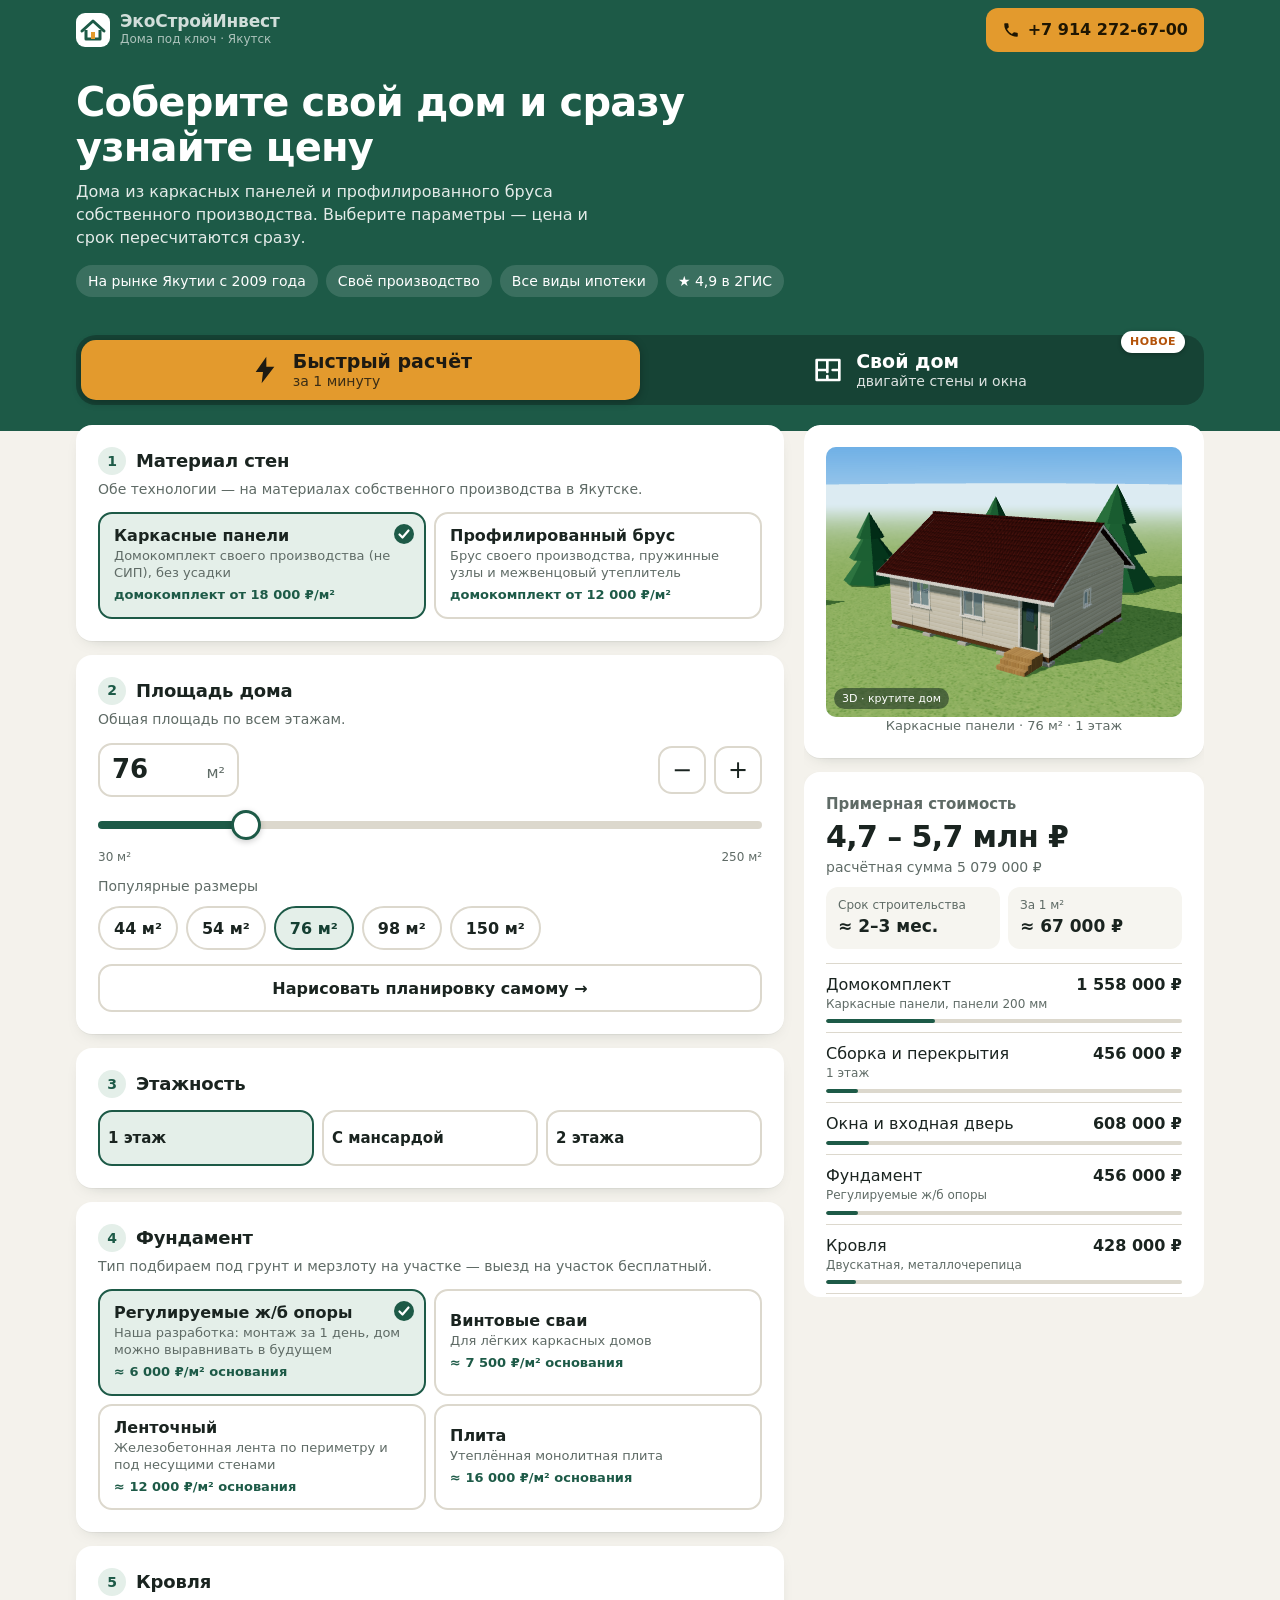
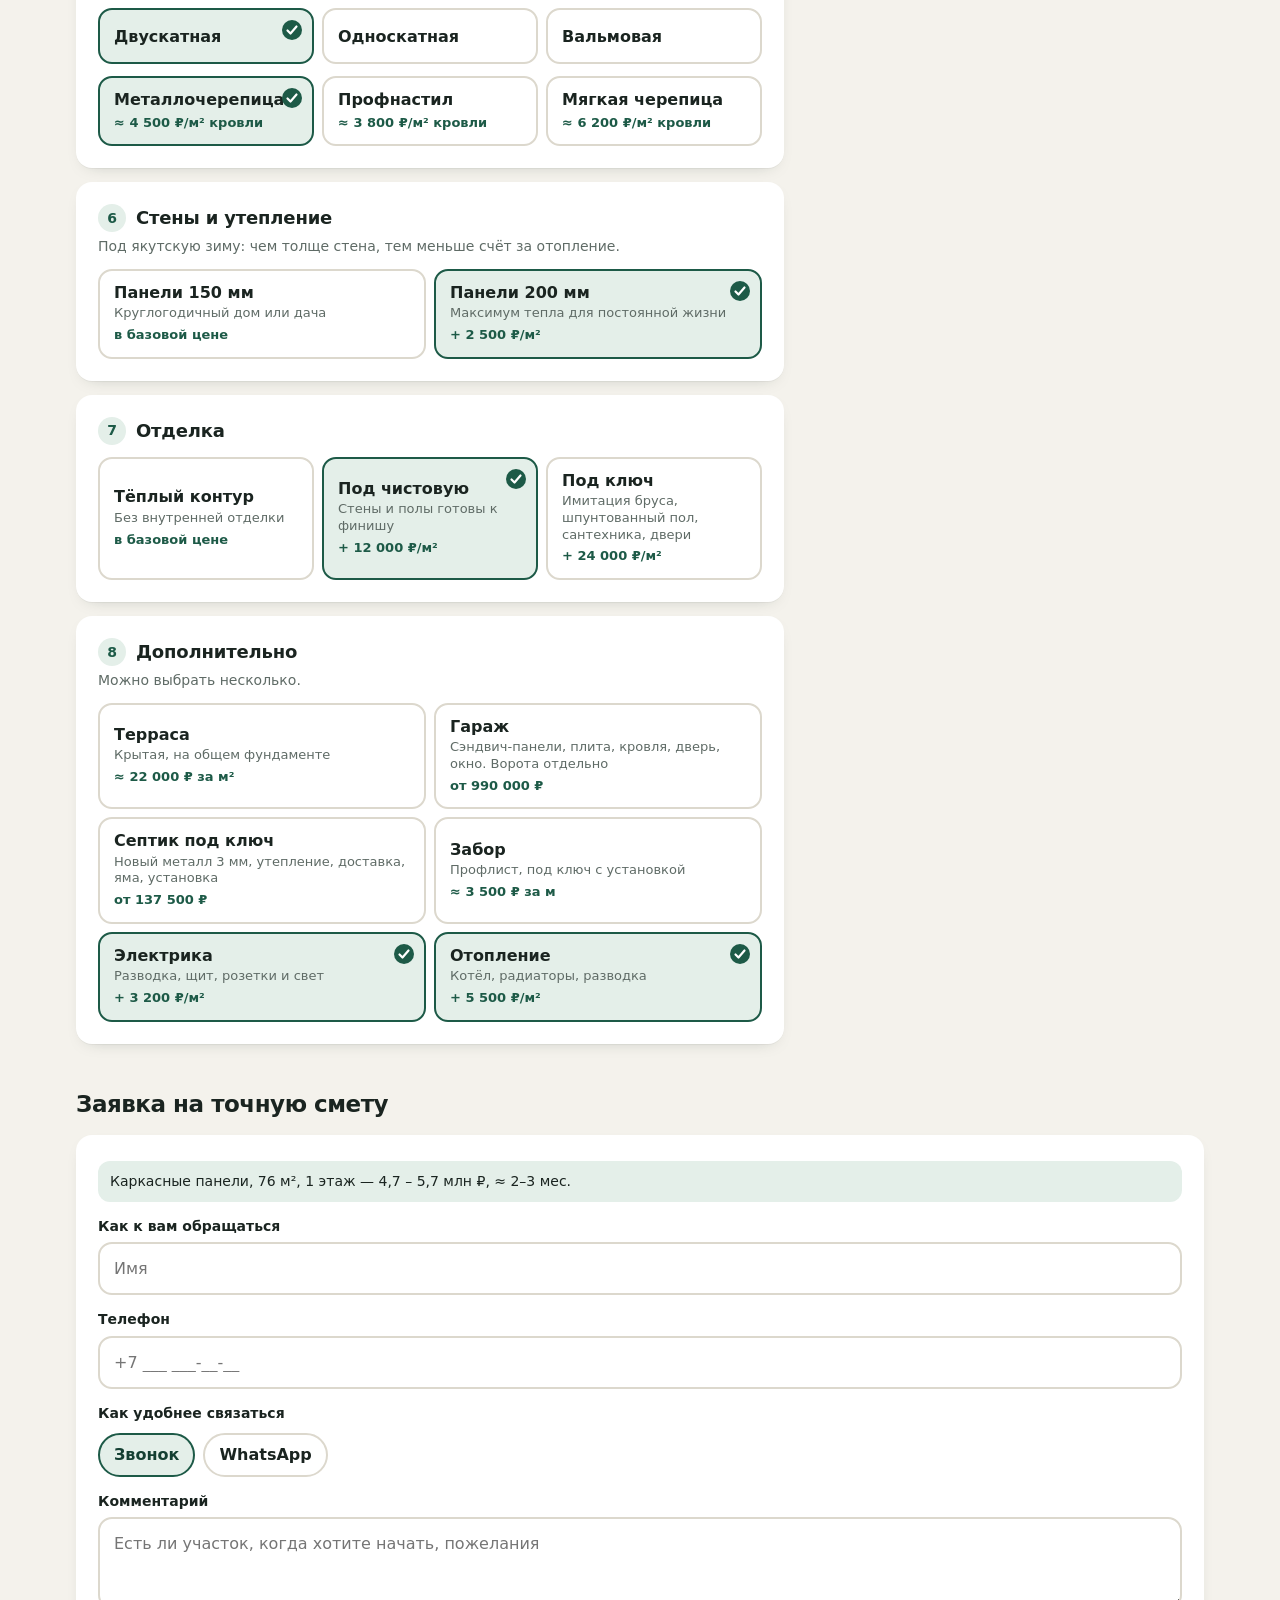
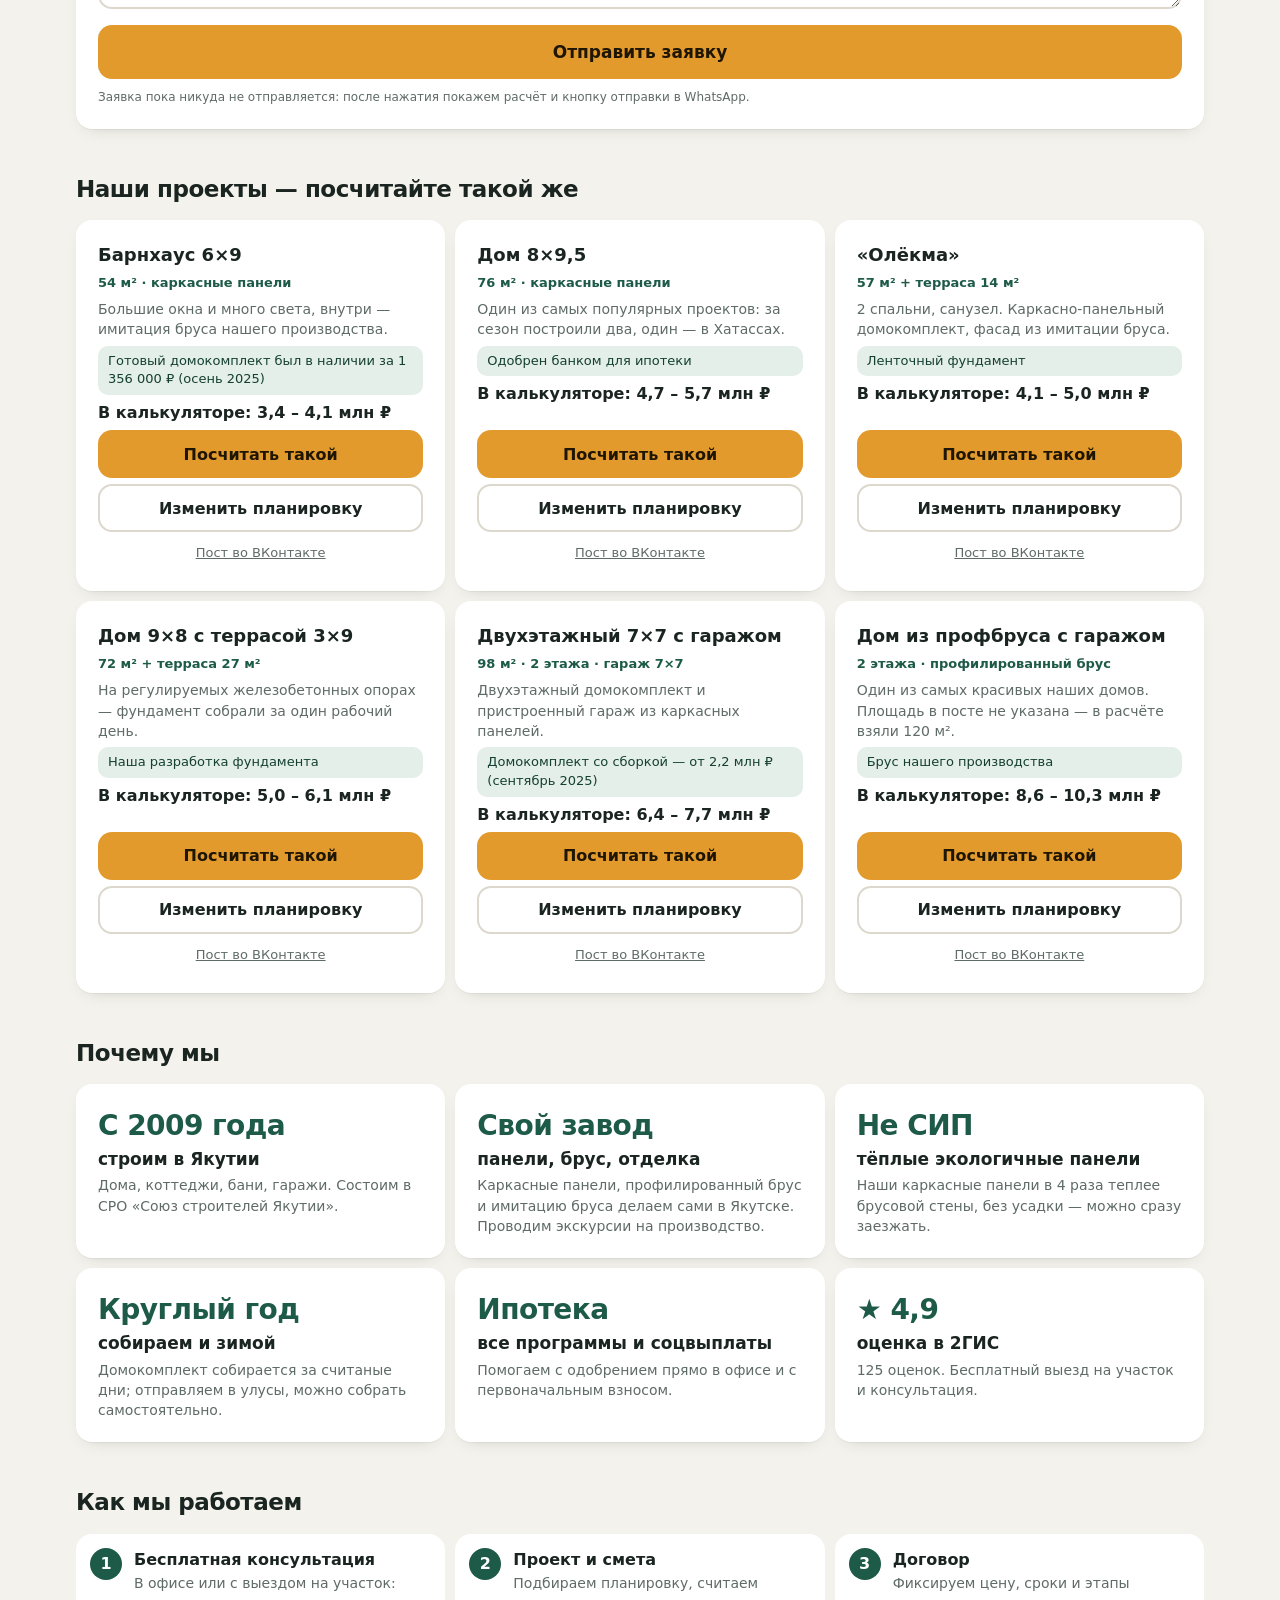
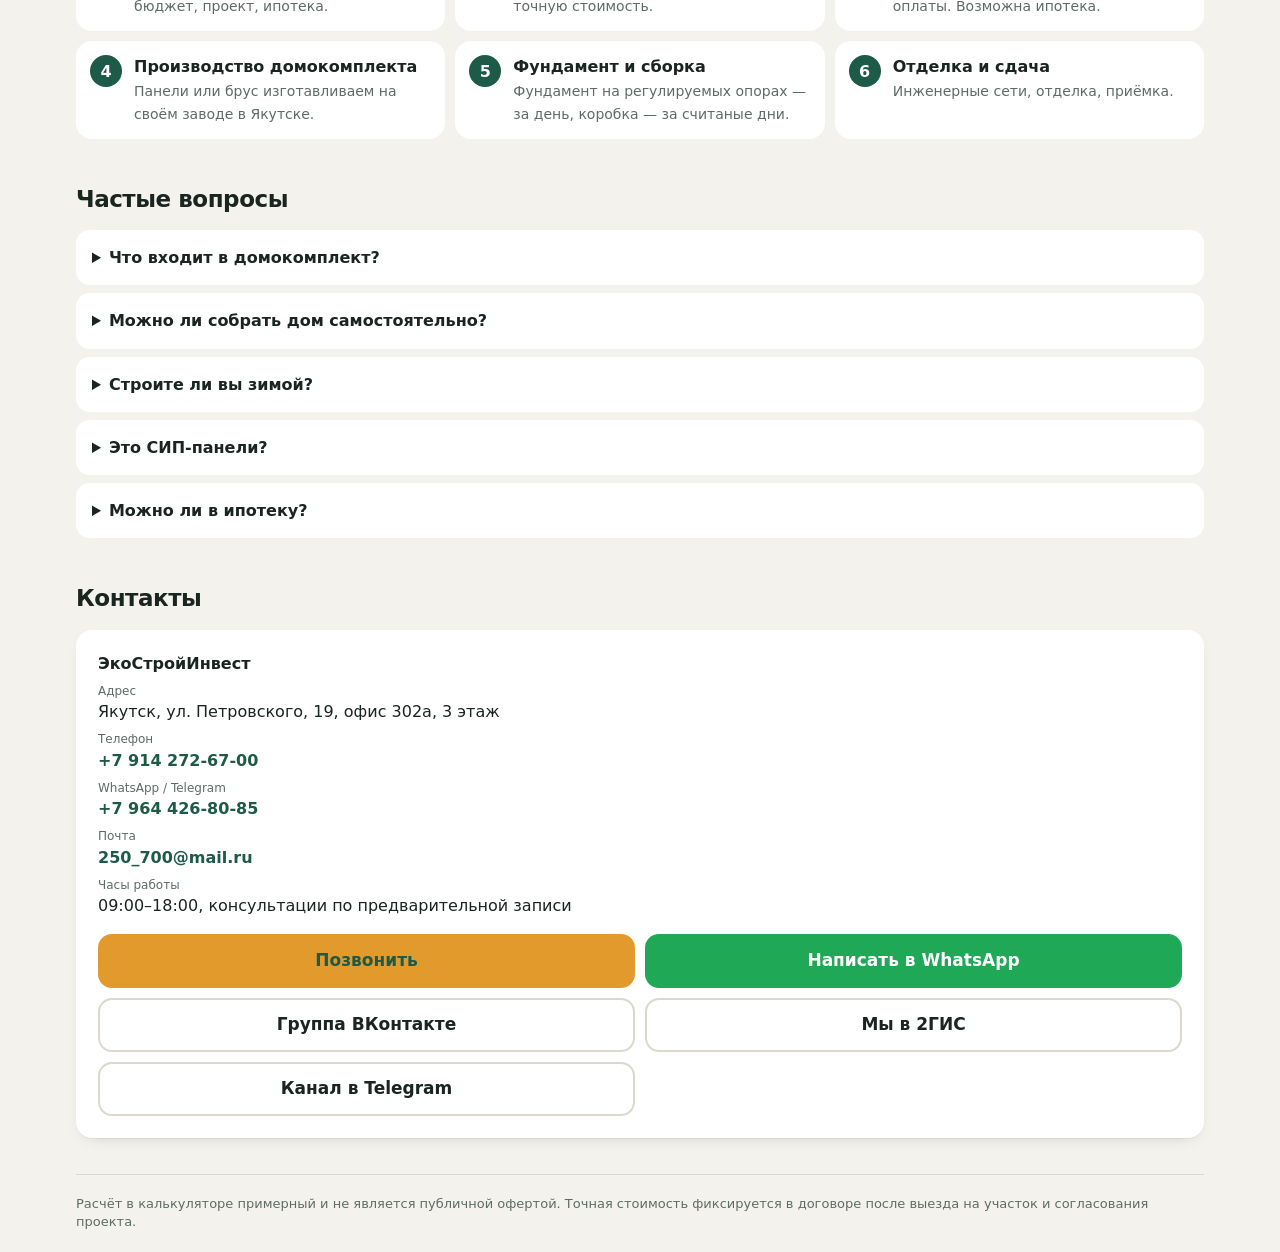
<file: v2/index.html>
<!DOCTYPE html>
<html lang="ru">
<head>
<meta charset="utf-8">
<meta name="viewport" content="width=device-width, initial-scale=1, viewport-fit=cover">
<title>ЭкоСтройИнвест — калькулятор дома в Якутске</title>
<meta name="description" content="Соберите дом в конструкторе и сразу узнайте примерную стоимость и срок строительства в Якутске.">
<style>
:root{
  --green:#1d5a47; --green-d:#143f32; --green-l:#e4efe9;
  --amber:#e39a2d; --amber-d:#b97614;
  --bg:#f4f2ec; --card:#ffffff; --ink:#1a2420; --mute:#5f6b66; --line:#dcd8cd;
  --warn-bg:#fff4dc; --warn:#7a5200;
  --r:16px;
}
*{box-sizing:border-box}
html{scroll-behavior:smooth;-webkit-text-size-adjust:100%}
body{margin:0;background:var(--bg);color:var(--ink);
  font:16px/1.45 system-ui,-apple-system,"Segoe UI",Roboto,"Helvetica Neue",Arial,sans-serif;
  padding-bottom:calc(84px + env(safe-area-inset-bottom));overflow-x:hidden}
h1,h2,h3,p{margin:0}
a{color:inherit}
button,input,textarea{font:inherit;color:inherit}
.wrap{max-width:1160px;margin:0 auto;padding:0 16px}

/* Шапка */
.top{background:var(--green);color:#fff}
.top .wrap{display:flex;align-items:center;gap:12px;min-height:60px}
.logo{display:flex;align-items:center;gap:10px;min-width:0;flex:1;text-decoration:none}
.logo svg{flex:none}
.logo b{display:block;font-size:17px;line-height:1.1;letter-spacing:-.01em}
.logo span{display:block;font-size:12px;opacity:.8;white-space:nowrap;overflow:hidden;text-overflow:ellipsis}
.call{flex:none;display:inline-flex;align-items:center;gap:8px;min-height:44px;padding:0 16px;border-radius:12px;
  background:var(--amber);color:#1f1602;font-weight:700;text-decoration:none;white-space:nowrap}
.call .num{display:none}

/* Вступление */
.hero{background:var(--green);color:#fff;padding:8px 0 12px}
.hero h1{font-size:27px;line-height:1.12;letter-spacing:-.02em;max-width:17em}
.hero p{margin-top:10px;opacity:.88;max-width:34em}
.facts{display:flex;flex-wrap:wrap;gap:8px;margin-top:16px;padding:0;list-style:none}
.facts li{background:rgba(255,255,255,.13);border-radius:999px;padding:6px 12px;font-size:14px}

/* Конструктор */
.builder{display:flex;flex-direction:column;gap:14px;margin-top:12px;scroll-margin-top:72px}
.side{display:contents}
.card{background:var(--card);border-radius:var(--r);padding:16px;box-shadow:0 1px 0 rgba(0,0,0,.04),0 6px 18px -12px rgba(20,40,30,.35)}
.preview{order:0;position:sticky;top:68px;z-index:6;padding:8px 12px 8px}
.h3d{position:relative;height:150px;border-radius:10px;overflow:hidden;background:#dcebf2}
.h3d[hidden]{display:none}
.h3d-tip{position:absolute;left:8px;bottom:8px;font-size:11px;line-height:1;color:#fff;background:rgba(20,40,32,.55);padding:5px 8px;border-radius:999px;pointer-events:none}
.preview svg{display:block;width:100%;height:132px}
.preview .cap{font-size:13px;color:var(--mute);text-align:center;white-space:nowrap;overflow:hidden;text-overflow:ellipsis}
.steps{order:1;display:flex;flex-direction:column;gap:14px;min-width:0}
.summary{order:2}

.step h2{font-size:18px;display:flex;align-items:center;gap:10px;letter-spacing:-.01em}
.step h2 i{flex:none;font-style:normal;width:28px;height:28px;border-radius:50%;background:var(--green-l);color:var(--green);
  font-size:14px;font-weight:700;display:grid;place-items:center}
.step .hint{color:var(--mute);font-size:14px;margin-top:4px}
.opts{display:grid;grid-template-columns:1fr;gap:8px;margin-top:12px}
.opts.two{grid-template-columns:1fr 1fr}
.opts.three{grid-template-columns:repeat(3,minmax(0,1fr))}
.opt{position:relative;display:block;width:100%;text-align:left;background:#fff;border:2px solid var(--line);border-radius:14px;
  padding:12px 14px;min-height:56px;cursor:pointer;transition:border-color .12s,background .12s}
.opt b{display:block;font-size:16px;line-height:1.2}
.opt small{display:block;color:var(--mute);font-size:13px;line-height:1.3;margin-top:3px}
.opt em{display:block;font-style:normal;font-size:13px;font-weight:600;color:var(--green);margin-top:4px}
.opt[aria-pressed="true"]{border-color:var(--green);background:var(--green-l)}
.opt[aria-pressed="true"]::after{content:"";position:absolute;right:10px;top:10px;width:20px;height:20px;border-radius:50%;
  background:var(--green) url("data:image/svg+xml,%3Csvg xmlns='http://www.w3.org/2000/svg' viewBox='0 0 20 20'%3E%3Cpath d='M5.5 10.5l3 3 6-7' fill='none' stroke='%23fff' stroke-width='2.2' stroke-linecap='round' stroke-linejoin='round'/%3E%3C/svg%3E") center/20px}
.opt[aria-pressed="true"] b{padding-right:26px}
.opts.three .opt{padding:12px 8px}
.opts.three .opt b{font-size:15px;overflow-wrap:anywhere}
.opts.three .opt[aria-pressed="true"] b{padding-right:0}
.opts.three .opt[aria-pressed="true"]::after{display:none}
.opt,.card,.steps,.sub{min-width:0}
.opt:focus-visible,.chip:focus-visible,.btn:focus-visible,.call:focus-visible{outline:3px solid var(--amber);outline-offset:2px}
.warn{margin-top:10px;background:var(--warn-bg);color:var(--warn);border-radius:12px;padding:10px 12px;font-size:14px}
.warn[hidden]{display:none}

/* Площадь */
.area-row{display:flex;align-items:center;gap:12px;margin-top:14px}
.area-num{display:flex;align-items:baseline;gap:6px;border:2px solid var(--line);border-radius:14px;padding:6px 12px;background:#fff;flex:none}
.area-num input{width:3.4em;border:0;outline:0;font-size:26px;font-weight:700;background:transparent;padding:0;-moz-appearance:textfield;appearance:textfield}
.area-num input::-webkit-outer-spin-button,.area-num input::-webkit-inner-spin-button{-webkit-appearance:none;margin:0}
.area-num:focus-within{border-color:var(--green)}
.area-num span{color:var(--mute)}
.pm{display:flex;gap:8px;margin-left:auto}
.pm button{width:48px;height:48px;border-radius:14px;border:2px solid var(--line);background:#fff;font-size:24px;line-height:1;cursor:pointer}
input[type=range]{-webkit-appearance:none;appearance:none;width:100%;height:36px;background:transparent;margin:10px 0 0;cursor:pointer}
input[type=range]::-webkit-slider-runnable-track{height:8px;border-radius:8px;background:linear-gradient(to right,var(--green) var(--p,25%),var(--line) var(--p,25%))}
input[type=range]::-moz-range-track{height:8px;border-radius:8px;background:var(--line)}
input[type=range]::-moz-range-progress{height:8px;border-radius:8px;background:var(--green)}
input[type=range]::-webkit-slider-thumb{-webkit-appearance:none;width:30px;height:30px;border-radius:50%;background:#fff;border:3px solid var(--green);margin-top:-11px;box-shadow:0 2px 6px rgba(0,0,0,.2)}
input[type=range]::-moz-range-thumb{width:24px;height:24px;border-radius:50%;background:#fff;border:3px solid var(--green)}
.scale{display:flex;justify-content:space-between;color:var(--mute);font-size:12px}
.chips{display:flex;flex-wrap:wrap;gap:8px;margin-top:10px}
.chip{min-height:44px;padding:0 14px;border-radius:999px;border:2px solid var(--line);background:#fff;cursor:pointer;font-weight:600}
.chip[aria-pressed="true"]{border-color:var(--green);background:var(--green-l);color:var(--green-d)}
.sub{margin-top:10px;padding:10px 12px;border-radius:12px;background:#f6f5f0}
.sub[hidden]{display:none}
.sub p{font-size:14px;color:var(--mute)}

/* Итог */
.summary h2{font-size:15px;color:var(--mute);font-weight:600}
.total{font-size:30px;font-weight:800;letter-spacing:-.02em;line-height:1.15;margin-top:4px}
.total small{display:block;font-size:14px;font-weight:500;color:var(--mute);letter-spacing:0;margin-top:4px}
.kpis{display:grid;grid-template-columns:1fr 1fr;gap:8px;margin-top:12px}
.kpis div{background:#f6f5f0;border-radius:12px;padding:10px 12px}
.kpis span{display:block;font-size:12px;color:var(--mute)}
.kpis b{font-size:17px}
.rows{list-style:none;padding:0;margin:14px 0 0}
.rows li{padding:9px 0;border-top:1px solid var(--line)}
.rows .r{display:flex;justify-content:space-between;gap:10px;align-items:baseline}
.rows .r span{min-width:0}
.rows .r b{white-space:nowrap;font-variant-numeric:tabular-nums}
.rows small{display:block;color:var(--mute);font-size:12px}
.bar{height:4px;border-radius:4px;background:var(--line);margin-top:6px;overflow:hidden}
.bar u{display:block;height:100%;background:var(--green);border-radius:4px}
.note{margin-top:12px;font-size:13px;color:var(--warn);background:var(--warn-bg);border-radius:12px;padding:10px 12px}
.btn{display:flex;align-items:center;justify-content:center;gap:8px;width:100%;min-height:54px;border:0;border-radius:14px;
  background:var(--amber);color:#1f1602;font-weight:700;font-size:17px;cursor:pointer;text-decoration:none;padding:0 16px;text-align:center}
.btn:active{background:var(--amber-d)}
.btn.green{background:#1fa855;color:#fff}
.btn.ghost{background:transparent;border:2px solid var(--line);color:var(--ink);font-weight:600}
.summary .btn{margin-top:14px}

/* Липкая плашка */
.dock{position:fixed;left:0;right:0;bottom:0;z-index:20;background:var(--green-d);color:#fff;
  padding:10px 12px calc(10px + env(safe-area-inset-bottom));display:flex;align-items:center;gap:10px;box-shadow:0 -6px 20px rgba(0,0,0,.2)}
.dock .t{min-width:0;flex:1}
.dock .t b{display:block;font-size:19px;line-height:1.15;white-space:nowrap;letter-spacing:-.01em}
.dock .t span{display:block;font-size:12px;opacity:.8;white-space:nowrap;overflow:hidden;text-overflow:ellipsis}
.dock .btn{width:auto;min-height:48px;font-size:16px;flex:none;padding:0 16px}

/* Секции ниже */
section.blk{margin-top:36px}
section.blk>h2{font-size:23px;letter-spacing:-.02em;margin-bottom:14px}
.grid{display:grid;gap:10px;grid-template-columns:1fr}
.why .card b{display:block;font-size:17px}
.why .card p{color:var(--mute);font-size:14px;margin-top:4px}
.why .big{font-size:28px;font-weight:800;color:var(--green);letter-spacing:-.02em}
.proj .card{display:flex;flex-direction:column;gap:6px}
.proj b{font-size:18px}
.proj .meta{font-size:13px;font-weight:600;color:var(--green)}
.proj p{font-size:14px;color:var(--mute)}
.proj .fact{font-size:13px;background:var(--green-l);border-radius:10px;padding:6px 10px;color:var(--green-d)}
.proj .pp{font-weight:700;font-size:16px;color:var(--ink)}
.proj .btn{min-height:48px;font-size:16px;margin-top:auto}
.proj a.src{font-size:13px;color:var(--mute);text-align:center;padding:6px}
.faq details{background:var(--card);border-radius:14px;margin-bottom:8px}
.faq summary{padding:16px;font-weight:600;cursor:pointer;min-height:54px}
.faq p{padding:0 16px 16px;color:var(--mute);font-size:15px}
.stages{counter-reset:s;list-style:none;padding:0;margin:0;display:grid;gap:10px}
.stages li{counter-increment:s;background:var(--card);border-radius:var(--r);padding:14px 16px 14px 58px;position:relative}
.stages li::before{content:counter(s);position:absolute;left:14px;top:14px;width:32px;height:32px;border-radius:50%;background:var(--green);color:#fff;font-weight:700;display:grid;place-items:center}
.stages b{display:block}
.stages span{color:var(--mute);font-size:14px}

/* Форма */
.form label{display:block;font-size:14px;font-weight:600;margin-top:14px}
.form input[type=text],.form input[type=tel],.form textarea{display:block;width:100%;margin-top:6px;border:2px solid var(--line);border-radius:14px;
  padding:13px 14px;font-size:16px;background:#fff;outline:0}
.form input:focus,.form textarea:focus{border-color:var(--green)}
.form textarea{min-height:92px;resize:vertical}
.form .err{color:#b3261e;font-size:13px;margin-top:6px;min-height:0}
.form .btn{margin-top:16px}
.form .fine{font-size:12px;color:var(--mute);margin-top:10px}
.mini{background:var(--green-l);border-radius:12px;padding:10px 12px;font-size:14px;margin-top:4px}
.done h3{font-size:22px;letter-spacing:-.02em}
.done pre{white-space:pre-wrap;word-break:break-word;font:14px/1.5 inherit;font-family:inherit;background:#f6f5f0;border-radius:12px;padding:12px;margin:12px 0}
.done .btn+.btn{margin-top:10px}
.contacts .card p{margin-top:8px}
.contacts .card p span{display:block;font-size:12px;color:var(--mute)}
.contacts a{font-weight:600;text-decoration:none;color:var(--green);word-break:break-word}
.contacts .acts{display:grid;gap:10px;margin-top:16px}
footer{margin-top:36px;padding:20px 0;color:var(--mute);font-size:13px;border-top:1px solid var(--line)}

@media (max-width:359px){
  .opts.three{grid-template-columns:1fr}
  .hero h1{font-size:24px}
  .dock .t b{font-size:17px}
}
@media (min-width:600px){
  .opts{grid-template-columns:1fr 1fr}
  .opts.cols3{grid-template-columns:repeat(3,1fr)}
  .grid{grid-template-columns:1fr 1fr}
  .stages{grid-template-columns:1fr 1fr}
  .contacts .acts{grid-template-columns:1fr 1fr}
}
@media (min-width:960px){
  body{padding-bottom:0}
  .dock{display:none}
  .call .num{display:inline}.call .lbl{display:none}
  .hero{padding:20px 0 22px}
  .hero h1{font-size:40px}
  .builder{display:grid;grid-template-columns:minmax(0,1fr) 400px;gap:20px;align-items:start;margin-top:-6px;scroll-margin-top:12px}
  .side{display:flex;flex-direction:column;gap:14px;position:sticky;top:14px;grid-column:2;grid-row:1;max-height:calc(100vh - 28px);overflow:auto;border-radius:var(--r)}
  .preview{position:static;padding:12px}
  .preview svg{height:200px}
  .h3d{height:270px}
  .steps{grid-column:1;grid-row:1}
  .card{padding:22px}
  .grid.why,.grid.proj{grid-template-columns:repeat(3,1fr)}
  .stages{grid-template-columns:repeat(3,1fr)}
  .two-col{display:grid;grid-template-columns:1fr 1fr;gap:20px;align-items:start}
  .two-col section.blk{margin-top:44px}
  section.blk{margin-top:44px}
}
</style>
<link rel="icon" href="data:image/svg+xml,%3Csvg xmlns='http://www.w3.org/2000/svg' viewBox='0 0 34 34'%3E%3Crect width='34' height='34' rx='9' fill='%231d5a47'/%3E%3Cpath d='M6 18 17 8l11 10M10 17v9h14v-9' fill='none' stroke='%23fff' stroke-width='3' stroke-linecap='round' stroke-linejoin='round'/%3E%3C/svg%3E">
<link rel="stylesheet" href="planner.css?v=4">
</head>
<body>

<header class="top">
  <div class="wrap">
    <a class="logo" href="#top" aria-label="ЭкоСтройИнвест">
      <svg width="34" height="34" viewBox="0 0 34 34" aria-hidden="true"><rect width="34" height="34" rx="9" fill="#fff"/><path d="M6 18 17 8l11 10" fill="none" stroke="#1d5a47" stroke-width="3" stroke-linecap="round" stroke-linejoin="round"/><path d="M10 17v9h14v-9" fill="none" stroke="#1d5a47" stroke-width="3" stroke-linejoin="round"/><rect x="15" y="19" width="4" height="7" fill="#e39a2d"/></svg>
      <span style="min-width:0"><b>ЭкоСтройИнвест</b><span>Дома под ключ · Якутск</span></span>
    </a>
    <a class="call" id="callTop" href="#"><svg width="18" height="18" viewBox="0 0 24 24" aria-hidden="true"><path fill="currentColor" d="M6.6 10.8a15.1 15.1 0 0 0 6.6 6.6l2.2-2.2a1 1 0 0 1 1-.25c1.1.37 2.3.57 3.6.57a1 1 0 0 1 1 1V20a1 1 0 0 1-1 1A17 17 0 0 1 3 4a1 1 0 0 1 1-1h3.5a1 1 0 0 1 1 1c0 1.25.2 2.45.57 3.57a1 1 0 0 1-.25 1z"/></svg><span class="lbl">Позвонить</span><span class="num" id="callNum"></span></a>
  </div>
</header>

<div class="hero" id="top">
  <div class="wrap">
    <h1>Соберите свой дом и сразу узнайте цену</h1>
    <p>Дома из каркасных панелей и профилированного бруса собственного производства. Выберите параметры — цена и срок пересчитаются сразу.</p>
    <ul class="facts">
      <li>На рынке Якутии с 2009 года</li><li>Своё производство</li><li>Все виды ипотеки</li><li>★ 4,9 в 2ГИС</li>
    </ul>
  </div>
</div>
<div class="modebar" id="modebar">
  <div class="wrap">
    <div class="modes" id="modes" role="group" aria-label="Режим">
      <span class="modes-pill" aria-hidden="true"></span>
      <button type="button" data-mode="quick" aria-pressed="true">
        <svg viewBox="0 0 24 24" aria-hidden="true"><path d="M13 2 5 13.5h5.5L9.5 22 19 9.5h-6z" fill="currentColor"/></svg>
        <span><b>Быстрый расчёт</b> <small>за 1 минуту</small></span>
      </button>
      <button type="button" data-mode="plan" aria-pressed="false">
        <svg viewBox="0 0 24 24" aria-hidden="true"><path d="M3.5 4.5h17v15h-17zM3.5 12h8M11.5 4.5v9M11.5 16.5v3M15.5 12h5" fill="none" stroke="currentColor" stroke-width="2" stroke-linecap="round" stroke-linejoin="round"/></svg>
        <span><b>Свой дом</b> <small>двигайте стены и окна</small></span>
        <em class="new" id="modeNew">Новое</em>
      </button>
    </div>
  </div>
</div>

<main class="wrap">
  <div class="builder" id="calc">
    <aside class="side">
      <div class="card preview" aria-live="off">
        <svg id="house" viewBox="0 0 420 230" role="img" aria-label="Схема дома"></svg>
        <div class="h3d" id="house3d" hidden><span class="h3d-tip">3D · крутите дом</span></div>
        <div class="cap" id="houseCap"></div>
      </div>
      <div class="card summary" id="summary">
        <h2>Примерная стоимость</h2>
        <div class="total" id="totalRange" aria-live="polite"></div>
        <div class="kpis">
          <div><span>Срок строительства</span><b id="kpiTime"></b></div>
          <div><span>За 1 м²</span><b id="kpiM2"></b></div>
        </div>
        <ul class="rows" id="rows"></ul>
        <p class="note" id="priceNote"></p>
        <a class="btn" href="#lead">Получить точную смету</a>
      </div>
    </aside>

    <div class="steps" id="steps">
      <div class="card step" id="stepPlan" hidden>
        <h2><i></i>Планировка дома</h2>
        <p class="hint">Нарисуйте дом сами: стены, перегородки, окна, двери, комнаты. Цена и срок считаются от плана.</p>
        <div id="planner"></div>
        <button type="button" class="pl-back" data-mode="quick">← Вернуться к быстрому расчёту (площадь перенесётся)</button>
      </div>

      <div class="card step"><h2><i></i>Материал стен</h2><p class="hint">Обе технологии — на материалах собственного производства в Якутске.</p><div class="opts" data-group="tech"></div></div>

      <div class="card step" id="stepArea"><h2><i></i>Площадь дома</h2>
        <p class="hint">Общая площадь по всем этажам.</p>
        <div class="area-row">
          <label class="area-num"><input id="areaNum" type="number" inputmode="numeric" aria-label="Площадь, м²"><span>м²</span></label>
          <div class="pm"><button type="button" id="areaMinus" aria-label="Меньше">−</button><button type="button" id="areaPlus" aria-label="Больше">+</button></div>
        </div>
        <input id="areaRange" type="range" aria-label="Площадь дома">
        <div class="scale"><span id="areaMin"></span><span id="areaMax"></span></div>
        <div class="sub" style="background:none;padding:0"><p>Популярные размеры</p><div class="chips" id="areaChips"></div></div>
        <button type="button" class="btn ghost to-plan" data-mode="plan">Нарисовать планировку самому →</button>
      </div>

      <div class="card step"><h2><i></i>Этажность</h2><div class="opts three" data-group="floors"></div></div>

      <div class="card step"><h2><i></i>Фундамент</h2>
        <p class="hint">Тип подбираем под грунт и мерзлоту на участке — выезд на участок бесплатный.</p>
        <div class="opts" data-group="foundation"></div>
        <p class="warn" id="foundWarn" hidden></p>
      </div>

      <div class="card step"><h2><i></i>Кровля</h2>
        <div class="opts cols3" data-group="roofShape"></div>
        <div class="opts cols3" data-group="roofMat"></div>
      </div>

      <div class="card step"><h2><i></i>Стены и утепление</h2>
        <p class="hint">Под якутскую зиму: чем толще стена, тем меньше счёт за отопление.</p>
        <div class="opts" id="wallOpts"></div>
      </div>

      <div class="card step"><h2><i></i>Отделка</h2><div class="opts cols3" data-group="finish"></div></div>

      <div class="card step"><h2><i></i>Дополнительно</h2>
        <p class="hint">Можно выбрать несколько.</p>
        <div class="opts" id="extras"></div>
        <div id="optSubs"></div>
      </div>
    </div>
  </div>

  <section class="blk" id="lead">
    <h2>Заявка на точную смету</h2>
    <div class="card form" id="leadBox">
      <form id="leadForm" novalidate>
        <div class="mini" id="leadMini"></div>
        <label for="fName">Как к вам обращаться</label>
        <input id="fName" name="name" type="text" autocomplete="name" placeholder="Имя">
        <label for="fPhone">Телефон</label>
        <input id="fPhone" name="phone" type="tel" inputmode="tel" autocomplete="tel" placeholder="+7 ___ ___-__-__">
        <div class="err" id="fErr" role="alert"></div>
        <label>Как удобнее связаться</label>
        <div class="chips" id="contactChips">
          <button type="button" class="chip" data-v="Звонок" aria-pressed="true">Звонок</button>
          <button type="button" class="chip" data-v="WhatsApp" aria-pressed="false">WhatsApp</button>
        </div>
        <label for="fMsg">Комментарий</label>
        <textarea id="fMsg" name="msg" placeholder="Есть ли участок, когда хотите начать, пожелания"></textarea>
        <button class="btn" type="submit">Отправить заявку</button>
        <p class="fine">Заявка пока никуда не отправляется: после нажатия покажем расчёт и кнопку отправки в WhatsApp.</p>
      </form>
    </div>
  </section>

  <section class="blk" id="projects">
    <h2>Наши проекты — посчитайте такой же</h2>
    <div class="grid proj" id="projGrid"></div>
  </section>

  <section class="blk">
    <h2>Почему мы</h2>
    <div class="grid why">
      <div class="card"><div class="big">С 2009 года</div><b>строим в Якутии</b><p>Дома, коттеджи, бани, гаражи. Состоим в СРО «Союз строителей Якутии».</p></div>
      <div class="card"><div class="big">Свой завод</div><b>панели, брус, отделка</b><p>Каркасные панели, профилированный брус и имитацию бруса делаем сами в Якутске. Проводим экскурсии на производство.</p></div>
      <div class="card"><div class="big">Не СИП</div><b>тёплые экологичные панели</b><p>Наши каркасные панели в 4 раза теплее брусовой стены, без усадки — можно сразу заезжать.</p></div>
      <div class="card"><div class="big">Круглый год</div><b>собираем и зимой</b><p>Домокомплект собирается за считаные дни; отправляем в улусы, можно собрать самостоятельно.</p></div>
      <div class="card"><div class="big">Ипотека</div><b>все программы и соцвыплаты</b><p>Помогаем с одобрением прямо в офисе и с первоначальным взносом.</p></div>
      <div class="card"><div class="big">★ 4,9</div><b>оценка в 2ГИС</b><p>125 оценок. Бесплатный выезд на участок и консультация.</p></div>
    </div>
  </section>

  <section class="blk">
    <h2>Как мы работаем</h2>
    <ol class="stages">
      <li><b>Бесплатная консультация</b><span>В офисе или с выездом на участок: бюджет, проект, ипотека.</span></li>
      <li><b>Проект и смета</b><span>Подбираем планировку, считаем точную стоимость.</span></li>
      <li><b>Договор</b><span>Фиксируем цену, сроки и этапы оплаты. Возможна ипотека.</span></li>
      <li><b>Производство домокомплекта</b><span>Панели или брус изготавливаем на своём заводе в Якутске.</span></li>
      <li><b>Фундамент и сборка</b><span>Фундамент на регулируемых опорах — за день, коробка — за считаные дни.</span></li>
      <li><b>Отделка и сдача</b><span>Инженерные сети, отделка, приёмка.</span></li>
    </ol>
  </section>

  <section class="blk">
    <h2>Частые вопросы</h2>
    <div class="faq">
      <details><summary>Что входит в домокомплект?</summary><p>Цокольные панели, панели кровли, панели внешних и внутренних стен с готовыми проёмами под окна и двери. Фундамент, сборку, окна, двери и отделку можно заказать у нас же — под ключ.</p></details>
      <details><summary>Можно ли собрать дом самостоятельно?</summary><p>Да. Панели не требуют дополнительного каркаса, комплект промаркирован. Поэтому домокомплекты часто заказывают в отдалённые улусы.</p></details>
      <details><summary>Строите ли вы зимой?</summary><p>Да, производим и собираем круглый год.</p></details>
      <details><summary>Это СИП-панели?</summary><p>Нет. Это каркасные панели нашего производства, соответствуют ГОСТ и СП 31-105-2002; панели проходят испытания на огнестойкость.</p></details>
      <details><summary>Можно ли в ипотеку?</summary><p>Да, работаем со всеми видами ипотеки и социальными выплатами, помогаем с одобрением в офисе.</p></details>
    </div>
  </section>

  <section class="blk contacts" id="contacts">
    <h2>Контакты</h2>
    <div class="card">
      <b id="cName"></b>
      <p><span>Адрес</span><i id="cAddr" style="font-style:normal"></i></p>
      <p><span>Телефон</span><a id="cPhone" href="#"></a></p>
      <p><span>WhatsApp / Telegram</span><a id="cWa" href="#"></a></p>
      <p><span>Почта</span><a id="cMail" href="#"></a></p>
      <p><span>Часы работы</span><i id="cHours" style="font-style:normal"></i></p>
      <div class="acts">
        <a class="btn" id="cCall" href="#">Позвонить</a>
        <a class="btn green" id="cWaBtn" href="#" target="_blank" rel="noopener">Написать в WhatsApp</a>
        <a class="btn ghost" id="cVk" href="#" target="_blank" rel="noopener">Группа ВКонтакте</a>
        <a class="btn ghost" id="cGis" href="#" target="_blank" rel="noopener">Мы в 2ГИС</a>
        <a class="btn ghost" id="cTg" href="#" target="_blank" rel="noopener">Канал в Telegram</a>
      </div>
    </div>
  </section>

  <footer>Расчёт в калькуляторе примерный и не является публичной офертой. Точная стоимость фиксируется в договоре после выезда на участок и согласования проекта.</footer>
</main>

<div class="dock" id="dock">
  <div class="t"><b id="dockTotal"></b><span id="dockSub"></span></div>
  <a class="btn" href="#lead">Заявка</a>
</div>

<script src="planner.js?v=4"></script>
<script>
/* =====================================================================
   НАСТРОЙКИ. Все цены ПРИМЕРНЫЕ (ориентир по рынку Якутска) —
   владелец заменяет цифры здесь, остальной код трогать не нужно.
   ===================================================================== */
const CONFIG = {
  company: {
    name: 'ЭкоСтройИнвест',
    phone: '+79142726700',          // основной телефон (2ГИС)
    whatsapp: '79644268085',        // WhatsApp / Telegram (2ГИС и посты VK 2026 г.)
    email: '250_700@mail.ru',
    address: 'Якутск, ул. Петровского, 19, офис 302а, 3 этаж',
    hours: '09:00–18:00, консультации по предварительной записи',   // дни недели не подтверждены
    vk: 'https://vk.ru/ecostroy_ykt',
    tg: 'https://t.me/ecostroy_ykt',
    gis: 'https://2gis.ru/yakutsk/firm/70000001035369724'
  },
  priceNote: 'Цены примерные, уточняются. Часть цифр — из прайса и постов компании, остальное — ориентир по рынку. Итог зависит от проекта и участка.',
  range: { low: 0.93, high: 1.12 },            // вилка вокруг расчётной суммы
  area: { min: 30, max: 250, step: 2, def: 76, popular: [44, 54, 76, 98, 150] },   // площади из реальных проектов в VK

  // kit — домокомплект, ₽ за м² общей площади; build — сборка и перекрытия, ₽/м²; days — дней на 1 м².
  // walls — толщина стен: доплата ₽/м² к домокомплекту.
  tech: [
    { id: 'frame', name: 'Каркасные панели', desc: 'Домокомплект своего производства (не СИП), без усадки',
      kit: 18000,      // РЕАЛЬНАЯ: «каркасный домокомплект от 18 000 ₽» (2ГИС)
      build: 6000,     // примерная
      days: 0.12,
      walls: [
        { id: 'std', name: 'Панели 150 мм', desc: 'Круглогодичный дом или дача', perM2: 0 },
        { id: 'plus', name: 'Панели 200 мм', desc: 'Максимум тепла для постоянной жизни', perM2: 2500 }   // примерная
      ] },
    { id: 'timber', name: 'Профилированный брус', desc: 'Брус своего производства, пружинные узлы и межвенцовый утеплитель',
      kit: 12000,      // ОЦЕНКА по посту: комплект стен 5,42×5,42 из бруса 18×18 — 310 000 ₽ (только стены)
      build: 18000,    // примерная: сборка, полы, перекрытия, стропила
      days: 0.30,
      walls: [
        { id: 'std', name: 'Брус 15×18 см', desc: 'Стена 15 см', perM2: 0 },
        { id: 'plus', name: 'Брус 18×18 см', desc: 'Стена 18 см, теплее', perM2: 1500 }                    // примерная
      ] }
  ],
  openingsPerM2: 8000,                          // окна и входная дверь, ₽/м² — примерная
  // div — во сколько раз пятно застройки меньше общей площади; boxK — поправка к домокомплекту; timeK — к сроку
  floors: [
    { id: '1', name: '1 этаж', div: 1, boxK: 1.00, timeK: 1.00 },
    { id: '1.5', name: 'С мансардой', div: 1.6, boxK: 0.95, timeK: 1.05 },
    { id: '2', name: '2 этажа', div: 2, boxK: 0.97, timeK: 1.10 }
  ],
  // ₽ за м² пятна застройки — ВСЕ примерные. Типы фундаментов — из постов компании.
  foundation: [
    { id: 'rcpad', name: 'Регулируемые ж/б опоры', desc: 'Наша разработка: монтаж за 1 день, дом можно выравнивать в будущем', perM2: 6000, days: 1, notFor: [] },
    { id: 'screw', name: 'Винтовые сваи', desc: 'Для лёгких каркасных домов', perM2: 7500, days: 4, notFor: [] },
    { id: 'strip', name: 'Ленточный', desc: 'Железобетонная лента по периметру и под несущими стенами', perM2: 12000, days: 21, notFor: [] },
    { id: 'slab', name: 'Плита', desc: 'Утеплённая монолитная плита', perM2: 16000, days: 20, notFor: [] }
  ],
  // k — отношение площади кровли к пятну застройки
  roofShape: [
    { id: 'gable', name: 'Двускатная', k: 1.25 },
    { id: 'shed', name: 'Односкатная', k: 1.12 },
    { id: 'hip', name: 'Вальмовая', k: 1.38 }
  ],
  // кровельное покрытие с монтажом, ₽ за м² кровли — примерные
  roofMat: [
    { id: 'metal', name: 'Металлочерепица', perM2: 4500, color: '#8a3b2f' },
    { id: 'prof', name: 'Профнастил', perM2: 3800, color: '#6b7780' },
    { id: 'soft', name: 'Мягкая черепица', perM2: 6200, color: '#3d4a3f' }
  ],
  // доплата ₽ за м² общей площади — примерные; days — дней на 1 м²
  finish: [
    { id: 'shell', name: 'Тёплый контур', desc: 'Без внутренней отделки', perM2: 0, days: 0 },
    { id: 'pre', name: 'Под чистовую', desc: 'Стены и полы готовы к финишу', perM2: 12000, days: 0.2 },
    { id: 'key', name: 'Под ключ', desc: 'Имитация бруса, шпунтованный пол, сантехника, двери', perM2: 24000, days: 0.5 }
  ],
  // Доп. опции. sizes: числа × perUnit, либо готовые пары {label, price}. def — индекс размера по умолчанию.
  options: [
    { id: 'terrace', name: 'Терраса', desc: 'Крытая, на общем фундаменте', perUnit: 22000, unit: 'м²', sizes: [14, 20, 27], def: 0, days: 4 },   // примерная
    { id: 'garage', name: 'Гараж', desc: 'Сэндвич-панели, плита, кровля, дверь, окно. Ворота отдельно', def: 0, days: 10,
      sizes: [ { label: '6×6 м', price: 990000 }, { label: '6×7 м', price: 1090000 }, { label: '7×7 м', price: 1193000 }, { label: '7×8 м', price: 1346000 } ] }, // РЕАЛЬНЫЕ (пост VK, осень 2025)
    { id: 'septic', name: 'Септик под ключ', desc: 'Новый металл 3 мм, утепление, доставка, яма, установка', def: 1, days: 2,
      sizes: [ { label: '6 м³', price: 137500 }, { label: '8 м³', price: 171000 }, { label: '10 м³', price: 202000 }, { label: '12 м³', price: 227000 } ] },      // РЕАЛЬНЫЕ (2ГИС: ёмкость + установка)
    { id: 'fence', name: 'Забор', desc: 'Профлист, под ключ с установкой', perUnit: 3500, unit: 'м', sizes: [40, 60, 100], def: 1, days: 2 },     // РЕАЛЬНАЯ: от 3 500 ₽/п.м (2ГИС)
    { id: 'electric', name: 'Электрика', desc: 'Разводка, щит, розетки и свет', perM2: 3200, days: 0 },   // примерная
    { id: 'heating', name: 'Отопление', desc: 'Котёл, радиаторы, разводка', perM2: 5500, days: 0 }         // примерная
  ],
  prepDays: 25,                                 // проект, смета, изготовление домокомплекта — примерно

  // Конструктор планировки. Считает по тем же ставкам, что быстрый расчёт, но от реального плана.
  // Все числа ПРИМЕРНЫЕ и подобраны так, чтобы типовая планировка давала ту же сумму, что быстрый расчёт:
  // 76 м² ≈ 8 окон + входная + 5 межкомнатных ≈ 76 × openingsPerM2.
  plan: {
    window: 55000,          // окно с монтажом, ₽/шт — примерная
    entranceDoor: 80000,    // входная дверь, ₽/шт — примерная
    innerDoor: 17000,       // межкомнатная дверь, ₽/шт — примерная
    outerShare: 0.35,       // доля наружных стен в цене домокомплекта (меняется с периметром)
    innerShare: 0.12,       // доля перегородок в цене домокомплекта (меняется с их длиной)
    partPerM2: 0.27,        // метров перегородок на 1 м² этажа в типовом доме
    kMin: 0.85, kMax: 1.35  // пределы поправки к домокомплекту
  },

  // Проекты из постов VK: кнопка «Посчитать такой» подставляет параметры в калькулятор
  projects: [
    { name: 'Барнхаус 6×9', meta: '54 м² · каркасные панели', text: 'Большие окна и много света, внутри — имитация бруса нашего производства.', fact: 'Готовый домокомплект был в наличии за 1 356 000 ₽ (осень 2025)',
      link: 'https://vk.ru/wall-211447172_1133', set: { tech: 'frame', dims: [9, 6], area: 54, floors: '1', foundation: 'screw', roofShape: 'gable', wall: 'plus' } },
    { name: 'Дом 8×9,5', meta: '76 м² · каркасные панели', text: 'Один из самых популярных проектов: за сезон построили два, один — в Хатассах.', fact: 'Одобрен банком для ипотеки',
      link: 'https://vk.ru/wall-211447172_1273', set: { tech: 'frame', dims: [9.5, 8], area: 76, floors: '1', foundation: 'rcpad', roofShape: 'gable', wall: 'plus' } },
    { name: '«Олёкма»', meta: '57 м² + терраса 14 м²', text: '2 спальни, санузел. Каркасно-панельный домокомплект, фасад из имитации бруса.', fact: 'Ленточный фундамент',
      link: 'https://vk.ru/wall-211447172_1259', set: { tech: 'frame', dims: [8, 7], area: 57, floors: '1', foundation: 'strip', roofShape: 'gable', wall: 'plus', opts: { terrace: 0 } } },
    { name: 'Дом 9×8 с террасой 3×9', meta: '72 м² + терраса 27 м²', text: 'На регулируемых железобетонных опорах — фундамент собрали за один рабочий день.', fact: 'Наша разработка фундамента',
      link: 'https://vk.ru/wall-211447172_1161', set: { tech: 'frame', dims: [9, 8], area: 72, floors: '1', foundation: 'rcpad', roofShape: 'gable', wall: 'plus', opts: { terrace: 2 } } },
    { name: 'Двухэтажный 7×7 с гаражом', meta: '98 м² · 2 этажа · гараж 7×7', text: 'Двухэтажный домокомплект и пристроенный гараж из каркасных панелей.', fact: 'Домокомплект со сборкой — от 2,2 млн ₽ (сентябрь 2025)',
      link: 'https://vk.ru/wall-211447172_1086', set: { tech: 'frame', dims: [7, 7], area: 98, floors: '2', foundation: 'rcpad', roofShape: 'gable', wall: 'std', opts: { garage: 2 } } },
    { name: 'Дом из профбруса с гаражом', meta: '2 этажа · профилированный брус', text: 'Один из самых красивых наших домов. Площадь в посте не указана — в расчёте взяли 120 м².', fact: 'Брус нашего производства',
      link: 'https://vk.ru/wall-211447172_1243', set: { tech: 'timber', dims: [8, 7.5], area: 120, floors: '2', foundation: 'strip', roofShape: 'gable', wall: 'plus', opts: { garage: 0 } } }
  ]
};

/* ============================ Состояние ============================ */
const state = {
  tech: 'frame', wall: 'plus', area: CONFIG.area.def, floors: '1', foundation: 'rcpad',
  roofShape: 'gable', roofMat: 'metal', finish: 'pre',
  options: { terrace: false, garage: false, septic: false, fence: false, electric: true, heating: true },
  optSize: {}, contact: 'Звонок',
  mode: 'quick',        // 'quick' — быстрый расчёт, 'plan' — конструктор планировки
  plan: null            // планировка первого этажа (см. planner.js)
};
const DRAFT_KEY = 'ecostroy.draft.v2';
const planOn = () => state.mode === 'plan' && !!state.plan;
CONFIG.options.forEach(o => { if (o.sizes) state.optSize[o.id] = o.def || 0; });
const optSize = o => { const z = o.sizes[state.optSize[o.id]]; return typeof z === 'number' ? { label: z + ' ' + o.unit, price: z * o.perUnit, n: z } : z; };
const curWall = () => { const t = pick('tech', state.tech); return t.walls.find(w => w.id === state.wall) || t.walls[0]; };
const $ = s => document.querySelector(s);
const pick = (group, id) => CONFIG[group].find(x => x.id === id);
const nf = new Intl.NumberFormat('ru-RU');
const rub = n => nf.format(Math.round(n / 1000) * 1000) + ' ₽';
const mln = n => (Math.round(n / 100000) / 10).toLocaleString('ru-RU', { minimumFractionDigits: 1, maximumFractionDigits: 1 });
const fmtM = v => String(Math.round(v * 10) / 10).replace('.', ',');
const telPretty = p => p.replace(/^\+?7(\d{3})(\d{3})(\d{2})(\d{2})$/, '+7 $1 $2-$3-$4');

/* ============================== Расчёт ============================== */
function calc() {
  const t = pick('tech', state.tech), w = curWall(), fl = pick('floors', state.floors), f = pick('foundation', state.foundation);
  const rs = pick('roofShape', state.roofShape), rm = pick('roofMat', state.roofMat), fin = pick('finish', state.finish);
  const pm = planOn() ? Planner.metrics(state.plan) : null, PC = CONFIG.plan;
  const foot = pm ? pm.foot : state.area / fl.div, A = pm ? foot * fl.div : state.area;
  let geomK = 1, openRow = { k: 'Окна и входная дверь', d: '', v: A * CONFIG.openingsPerM2 };
  if (pm) {
    // поправка к домокомплекту: больше периметр и перегородок, чем в типовом доме той же площади, — дороже
    const perTyp = 4.025 * Math.sqrt(foot), partTyp = PC.partPerM2 * foot;
    geomK = Math.max(PC.kMin, Math.min(PC.kMax, 1 + PC.outerShare * (pm.per / perTyp - 1) + PC.innerShare * (pm.part / partTyp - 1)));
    const up = fl.div > 1, win = Math.round(pm.win * fl.div), inner = Math.round(pm.inner * fl.div);
    openRow = { k: 'Окна и двери', d: 'окон ' + win + ', входных ' + pm.ent + ', межкомнатных ' + inner + (up ? ' (с верхним этажом)' : ''),
                v: win * PC.window + pm.ent * PC.entranceDoor + inner * PC.innerDoor };
  }
  const rows = [
    { k: 'Домокомплект', d: t.name + ', ' + w.name.toLowerCase() + (pm ? '; наружные стены ' + fmtM(pm.per) + ' м, перегородки ' + fmtM(pm.part) + ' м' : ''), v: A * (t.kit + w.perM2) * fl.boxK * geomK },
    { k: 'Сборка и перекрытия', d: fl.name, v: A * t.build },
    openRow,
    { k: 'Фундамент', d: f.name, v: foot * f.perM2 },
    { k: 'Кровля', d: rs.name + ', ' + rm.name.toLowerCase(), v: foot * rs.k * rm.perM2 },
    { k: 'Отделка', d: fin.name, v: A * fin.perM2 }
  ];
  let days = CONFIG.prepDays + f.days + A * t.days * fl.timeK + A * fin.days;
  if (pm && pm.terrace) {
    const o = CONFIG.options.find(x => x.id === 'terrace');
    rows.push({ k: o.name, d: fmtM(state.plan.terrace.len) + '×' + fmtM(state.plan.terrace.dep) + ' м', v: pm.terrace * o.perUnit, extra: true });
    days += o.days || 0;
  }
  CONFIG.options.forEach(o => {
    if (!state.options[o.id] || (pm && o.id === 'terrace')) return;
    let v, d = '';
    if (o.sizes) { const z = optSize(o); v = z.price; d = z.label; } else v = A * o.perM2;
    rows.push({ k: o.name, d, v, extra: true });
    days += o.days || 0;
  });
  const sum = rows.reduce((s, r) => s + r.v, 0);
  const m = Math.max(1, Math.round(days / 30));
  return { rows, sum, low: sum * CONFIG.range.low, high: sum * CONFIG.range.high,
           days, months: [m, m + 1], perM2: sum / A, foot, area: A, pm, warn: f.notFor.includes(state.tech) ? f : null };
}

/* ======================= Рисунок дома (SVG) ======================= */
function drawHouse(c) {
  const W = 420, G = 200;                              // ширина холста, уровень земли
  const tech = state.tech, piles = state.foundation === 'rcpad' || state.foundation === 'screw';
  const terraceArea = optSize(CONFIG.options.find(o => o.id === 'terrace')).n;
  const two = state.floors === '2', attic = state.floors === '1.5';
  const bw = Math.round(Math.max(120, Math.min(220, 120 + (c.foot - 25) / 275 * 150)));
  const tw = state.options.terrace ? 40 + terraceArea * 1.5 : 0;
  const gw = state.options.garage ? 82 : 0;
  const x = Math.round((W - (tw + bw + gw)) / 2 + tw);  // левый край дома
  const base = piles ? G - 12 : G - 6;                 // низ стен
  const sh = 46, bh = (two ? 2 : 1) * sh, top = base - bh;
  const wall = { frame: '#e3c79a', timber: '#c58a4e' }[tech];
  const wallLine = { frame: '#c9a873', timber: '#9a6534' }[tech];
  const roofC = pick('roofMat', state.roofMat).color;
  let s = '';
  s += '<defs><linearGradient id="sky" x1="0" y1="0" x2="0" y2="1"><stop offset="0" stop-color="#dcebf2"/><stop offset="1" stop-color="#f6f8f6"/></linearGradient>' +
       '<clipPath id="wc"><rect x="' + x + '" y="' + top + '" width="' + bw + '" height="' + bh + '"/></clipPath></defs>';
  s += '<rect width="420" height="230" rx="12" fill="url(#sky)"/>';
  s += '<path d="M0 ' + (G + 2) + ' Q105 ' + (G - 6) + ' 210 ' + G + ' T420 ' + (G + 1) + ' V230 H0Z" fill="#fff"/>';
  if (state.options.fence) { let fp = ''; for (let fx = 6; fx < 414; fx += 9) fp += '<rect x="' + fx + '" y="' + (G - 24) + '" width="7" height="26" fill="#8e9aa3"/>'; s += '<g opacity=".55">' + fp + '</g>'; }
  // лиственницы
  const tree = (tx, h) => '<path d="M' + tx + ' ' + (G - h) + 'l' + h * .22 + ' ' + h * .45 + 'h-' + h * .1 + 'l' + h * .16 + ' ' + h * .4 + 'h-' + h * .56 + 'l' + h * .16 + '-' + h * .4 + 'h-' + h * .1 + 'z" fill="#7fa493"/><rect x="' + (tx - 1.5) + '" y="' + (G - h * .15) + '" width="3" height="' + h * .17 + '" fill="#6b5a45"/>';
  s += tree(22, 70) + tree(46, 46) + tree(398, 78);
  // дым
  if (state.options.heating) {
    const cx = x + bw * .74;
    const rt = top - (attic ? 44 : 26);
    s += '<rect x="' + (cx - 6) + '" y="' + (rt - 18) + '" width="12" height="46" fill="#7d6a5d"/>' +
         '<g fill="#fff" opacity=".9"><circle cx="' + (cx + 4) + '" cy="' + (rt - 28) + '" r="6"/><circle cx="' + (cx + 13) + '" cy="' + (rt - 40) + '" r="8"/><circle cx="' + (cx + 26) + '" cy="' + (rt - 54) + '" r="10"/></g>';
  }
  // фундамент
  if (piles) {
    const n = Math.max(3, Math.round(bw / 44));
    for (let i = 0; i <= n; i++) {
      const px = x + 5 + i * (bw - 16) / n;
      s += state.foundation === 'screw' ? '<rect x="' + px + '" y="' + base + '" width="6" height="' + (G - base + 5) + '" fill="#7a8087"/>' : '<path d="M' + (px - 1) + ' ' + base + 'h8v' + (G - base - 4) + 'h4v7h-16v-7h4z" fill="#9aa0a6"/>';
      if (state.foundation === 'screw') s += '<path d="M' + (px - 3) + ' ' + (G + 3) + 'h12" stroke="#7a8087" stroke-width="2"/>';
    }
    if (state.foundation !== 'screw') s += '<rect x="' + (x - 2) + '" y="' + (base - 1) + '" width="' + (bw + 4) + '" height="5" fill="#8d939a"/>';
  } else {
    s += state.foundation === 'slab' ? '<rect x="' + (x - 8) + '" y="' + base + '" width="' + (bw + 16) + '" height="7" rx="1" fill="#8d939a"/>' : '<rect x="' + x + '" y="' + base + '" width="' + bw + '" height="8" fill="#8d939a"/>';
  }
  // стены
  s += '<rect x="' + x + '" y="' + top + '" width="' + bw + '" height="' + bh + '" fill="' + wall + '"/>';
  let pat = '';
  const stepY = tech === 'timber' ? 9.2 : 5.75;
  for (let y = top + stepY; y < base - 1; y += stepY) pat += 'M' + x + ' ' + y + 'h' + bw;
  s += '<path d="' + pat + '" stroke="' + wallLine + '" stroke-width="' + (tech === 'timber' ? 1.4 : .8) + '" fill="none" clip-path="url(#wc)"/>';
  if (two) s += '<rect x="' + x + '" y="' + (top + sh - 1.5) + '" width="' + bw + '" height="3" fill="' + wallLine + '"/>';
  // окна и дверь
  const win = (wx, wy, ww, wh) => '<rect x="' + wx + '" y="' + wy + '" width="' + ww + '" height="' + wh + '" rx="1.5" fill="#bfe0ee" stroke="#fff" stroke-width="2.5"/><path d="M' + (wx + ww / 2) + ' ' + wy + 'v' + wh + '" stroke="#fff" stroke-width="1.6"/>';
  const slots = bw > 175 ? 4 : 3, sw = bw / slots;
  for (let fI = 0; fI < (two ? 2 : 1); fI++) {
    const fy = base - sh * (fI + 1);
    for (let i = 0; i < slots; i++) {
      const cx = x + sw * i + sw / 2;
      if (fI === 0 && i === 0) {
        s += '<rect x="' + (cx - 9) + '" y="' + (base - 32) + '" width="18" height="32" rx="1.5" fill="#5a4636"/><circle cx="' + (cx + 5) + '" cy="' + (base - 15) + '" r="1.4" fill="#e39a2d"/>';
        if (!state.options.terrace) s += '<path d="M' + (cx - 12) + ' ' + base + 'h24v' + (G - base) / 2 + 'h6v' + (G - base) / 2 + 'h-36v-' + (G - base) / 2 + 'h6z" fill="#a9977f"/>';
      } else s += win(cx - 11, fy + 11, 22, 22);
    }
  }
  // крыша
  const ov = 10, rh = attic ? 58 : 34, L = x - ov, R = x + bw + ov, M = x + bw / 2;
  if (state.roofShape === 'gable') {
    s += '<path d="M' + L + ' ' + top + 'L' + M + ' ' + (top - rh) + 'L' + R + ' ' + top + 'Z" fill="' + roofC + '"/>';
    if (attic) s += win(M - 11, top - 30, 22, 20);
  } else if (state.roofShape === 'shed') {
    const hL = attic ? 52 : 30, hR = attic ? 20 : 8;
    s += '<path d="M' + x + ' ' + top + 'V' + (top - hL + 4) + 'L' + (x + bw) + ' ' + (top - hR + 2) + 'V' + top + 'Z" fill="' + wall + '"/>' +
         '<path d="M' + L + ' ' + (top - hL + 3) + 'L' + R + ' ' + (top - hR - 1) + 'v8L' + L + ' ' + (top - hL + 11) + 'Z" fill="' + roofC + '"/>';
    if (attic) s += win(x + bw * .22, top - 26, 22, 18);
  } else {
    const tq = bw * .24;
    s += '<path d="M' + L + ' ' + top + 'L' + (M - tq) + ' ' + (top - rh) + 'H' + (M + tq) + 'L' + R + ' ' + top + 'Z" fill="' + roofC + '"/>';
    if (attic) s += '<path d="M' + (M - 18) + ' ' + (top - 8) + 'v-22l18-10 18 10v22z" fill="' + wall + '"/>' + win(M - 9, top - 28, 18, 18) + '<path d="M' + (M - 22) + ' ' + (top - 28) + 'l22-13 22 13" fill="none" stroke="' + roofC + '" stroke-width="5" stroke-linejoin="round"/>';
  }
  s += '<path d="M' + L + ' ' + top + 'H' + R + '" stroke="rgba(0,0,0,.18)" stroke-width="2"/>';
  // терраса
  if (state.options.terrace) {
    const tx = x - tw;
    s += '<rect x="' + tx + '" y="' + (base - 2) + '" width="' + tw + '" height="5" fill="#a9825a"/>';
    for (let i = 0; i < 3; i++) s += '<rect x="' + (tx + 3 + i * (tw - 10) / 2) + '" y="' + (base + 3) + '" width="4" height="' + (G - base) + '" fill="#7a8087"/>';
    s += '<path d="M' + (tx + 3) + ' ' + (base - 2) + 'v-40M' + (tx + tw / 2) + ' ' + (base - 2) + 'v-41" stroke="#8a6a48" stroke-width="3.5"/>' +
         '<path d="M' + (tx - 6) + ' ' + (base - 40) + 'L' + x + ' ' + (base - 47) + 'v5L' + (tx - 6) + ' ' + (base - 35) + 'Z" fill="' + roofC + '"/>' +
         '<path d="M' + (tx + 3) + ' ' + (base - 16) + 'H' + (x - 20) + '" stroke="#8a6a48" stroke-width="2.5"/>';
    for (let rx = tx + 9; rx < x - 22; rx += 7) s += '<path d="M' + rx + ' ' + (base - 16) + 'v14" stroke="#8a6a48" stroke-width="1.3"/>';
  }
  // гараж
  if (state.options.garage) {
    const gx = x + bw, gh = 50, gy = G - 3 - gh;
    s += '<rect x="' + gx + '" y="' + (G - 4) + '" width="' + (gw + 4) + '" height="5" fill="#8d939a"/>' +
         '<rect x="' + gx + '" y="' + gy + '" width="' + gw + '" height="' + gh + '" fill="' + wall + '"/>' +
         '<path d="M' + (gx - 1) + ' ' + (gy - 8) + 'L' + (gx + gw + 8) + ' ' + (gy - 2) + 'v7L' + (gx - 1) + ' ' + (gy - 1) + 'Z" fill="' + roofC + '"/>' +
         '<rect x="' + (gx + 13) + '" y="' + (gy + 12) + '" width="' + (gw - 26) + '" height="' + (gh - 12) + '" fill="#f4f4f1" stroke="#b9b6ad" stroke-width="1.5"/>';
    for (let y = gy + 20; y < G - 6; y += 8) s += '<path d="M' + (gx + 13) + ' ' + y + 'h' + (gw - 26) + '" stroke="#cfccc3" stroke-width="1"/>';
  }
  // септик
  if (state.options.septic) {
    const sx = Math.max(64, x - tw - 34);
    s += '<ellipse cx="' + sx + '" cy="' + (G + 9) + '" rx="13" ry="4" fill="#3f6f5c"/><ellipse cx="' + sx + '" cy="' + (G + 8) + '" rx="9" ry="2.6" fill="#5c9580"/>';
  }
  $('#house').innerHTML = s;
  $('#houseCap').textContent = pick('tech', state.tech).name + ' · ' + state.area + ' м² · ' + pick('floors', state.floors).name.toLowerCase();
}

/* ============================== Вывод ============================== */
function summaryText(c) {
  const lines = ['Расчёт дома — ' + CONFIG.company.name, ''];
  lines.push('Площадь: ' + fmtM(c.area) + ' м², ' + pick('floors', state.floors).name.toLowerCase());
  if (c.pm) Planner.describe(state.plan, pick('floors', state.floors).name).forEach(l => lines.push(l));
  c.rows.forEach(r => lines.push(r.k + (r.d ? ' (' + r.d + ')' : '') + ': ' + rub(r.v)));
  lines.push('', 'Итого примерно: ' + mln(c.low) + '–' + mln(c.high) + ' млн ₽', 'Срок: ' + c.months[0] + '–' + c.months[1] + ' мес.');
  return lines.join('\n');
}
function render(live) {
  if (planOn()) state.area = Math.round(state.plan.w * state.plan.d * pick('floors', state.floors).div);
  const c = calc();
  document.querySelectorAll('[data-group]').forEach(g => g.querySelectorAll('.opt').forEach(b => b.setAttribute('aria-pressed', String(state[g.dataset.group] === b.dataset.id))));
  document.querySelectorAll('#extras .opt').forEach(b => b.setAttribute('aria-pressed', String(!!state.options[b.dataset.id])));
  const t = pick('tech', state.tech), cw = curWall();
  $('#wallOpts').innerHTML = t.walls.map(o => '<button type="button" class="opt" data-id="' + o.id + '" aria-pressed="' + (o.id === cw.id) + '"><b>' + o.name + '</b><small>' + o.desc + '</small><em>' + (o.perM2 ? '+ ' + nf.format(o.perM2) + ' ₽/м²' : 'в базовой цене') + '</em></button>').join('');
  document.querySelectorAll('#optSubs .sub').forEach(d => {
    d.hidden = !state.options[d.dataset.id];
    d.querySelectorAll('.chip').forEach(b => b.setAttribute('aria-pressed', String(+b.dataset.i === state.optSize[d.dataset.id])));
  });
  document.querySelectorAll('#areaChips .chip').forEach(b => b.setAttribute('aria-pressed', String(+b.dataset.v === state.area)));
  const an = $('#areaNum'); if (document.activeElement !== an) an.value = state.area; $('#areaRange').value = state.area;
  const w = $('#foundWarn');
  w.hidden = !c.warn;
  if (c.warn) w.textContent = '«' + c.warn.name + '» обычно не ставят под тяжёлые стены из газобетона. Расчёт оставили, но советуем ж/б сваи или плиту — уточним после геологии.';
  const range = mln(c.low) + ' – ' + mln(c.high) + ' млн ₽', time = c.months[0] + '–' + c.months[1] + ' мес.';
  $('#totalRange').innerHTML = range + '<small>расчётная сумма ' + rub(c.sum) + '</small>';
  $('#kpiTime').textContent = '≈ ' + time;
  $('#kpiM2').textContent = '≈ ' + rub(c.perM2);
  $('#rows').innerHTML = c.rows.map(r => '<li><div class="r"><span>' + r.k + (r.d ? '<small>' + r.d + '</small>' : '') + '</span><b>' + (r.v ? rub(r.v) : '—') + '</b></div><div class="bar"><u style="width:' + (r.v / c.sum * 100).toFixed(1) + '%"></u></div></li>').join('');
  $('#dockTotal').textContent = range;
  $('#dockSub').textContent = fmtM(c.area) + ' м² · срок ≈ ' + time + ' · цены примерные';
  const mini = $('#leadMini');
  if (mini) mini.textContent = pick('tech', state.tech).name + ', ' + fmtM(c.area) + ' м², ' + pick('floors', state.floors).name.toLowerCase() + (c.pm ? ', своя планировка: комнат ' + c.pm.rooms.length + ', окон ' + c.pm.win : '') + ' — ' + range + ', ≈ ' + time;
  const p = (state.area - CONFIG.area.min) / (CONFIG.area.max - CONFIG.area.min) * 100;
  $('#areaRange').style.setProperty('--p', p + '%');
  const plan = planOn();
  document.body.classList.toggle('mode-plan', plan);
  $('#stepPlan').hidden = !plan;
  document.querySelectorAll('#modes button').forEach(b => b.setAttribute('aria-pressed', String(b.dataset.mode === (plan ? 'plan' : 'quick'))));
  const is3d = ready3d();
  if (is3d) { if (!live) draw3d(); else if (!h3raf) h3raf = requestAnimationFrame(() => { h3raf = 0; draw3d(); }); }
  if (plan) {
    if (!is3d) Planner.drawIso($('#house'));
    $('#houseCap').textContent = '3D-вид: ' + fmtM(state.plan.w) + '×' + fmtM(state.plan.d) + ' м, ' + pick('floors', state.floors).name.toLowerCase();
    Planner.refresh();
  } else if (!is3d) drawHouse(c);
  else $('#houseCap').textContent = pick('tech', state.tech).name + ' · ' + state.area + ' м² · ' + pick('floors', state.floors).name.toLowerCase();
  if (!live) saveDraft();
  return c;
}

/* ================= 3D-модель дома (house3d.js + Three.js из папки vendor, грузится после первого экрана) ================= */
const SEEN_KEY = 'ecostroy.planSeen';
let H3 = null, h3inst = null, h3fail = false, h3loading = false, h3raf = 0, quickCache = null;
function webglOk() {
  try {
    const c = document.createElement('canvas'), gl = window.WebGLRenderingContext && (c.getContext('webgl2') || c.getContext('webgl'));
    return !!gl;
  } catch (e) { return false; }
}
function load3d() {
  if (H3 || h3loading || h3fail) return;
  if (!webglOk()) { h3fail = true; return; }                 // нет WebGL — остаётся SVG-схема
  h3loading = true;
  import('./house3d.js?v=1').then(m => { H3 = m; render(true); }).catch(() => { h3fail = true; });
}
function ready3d() {
  if (!H3 || h3fail) return false;
  if (h3inst) return true;
  const box = $('#house3d'); $('#house').style.display = 'none'; box.hidden = false;
  try { h3inst = H3.mount(box, { pageScroll: true }); return true; }
  catch (e) { h3fail = true; box.hidden = true; $('#house').style.display = ''; return false; }
}
function garageDims() {
  if (!state.options.garage) return null;
  const m = /(\d+)\D+(\d+)/.exec(optSize(CONFIG.options.find(o => o.id === 'garage')).label);
  return m ? { w: +m[1], d: +m[2] } : { w: 6, d: 6 };
}
function spec3d(p) {
  return Object.assign(Planner.geom(p), { floors: state.floors, tech: state.tech, roofShape: state.roofShape, roofMat: state.roofMat,
    roofColor: pick('roofMat', state.roofMat).color, foundation: state.foundation, garage: garageDims() });
}
// терраса планировки следует за опцией калькулятора
function syncTerrace(p) {
  const ta = terraceArea(), t = p.terrace, o = CONFIG.options.find(x => x.id === 'terrace');
  if (!ta) { if (!t) return false; p.terrace = null; return true; }
  if (t) { let bi = 0; o.sizes.forEach((z, i) => { if (Math.abs(z - t.len * t.dep) < Math.abs(o.sizes[bi] - t.len * t.dep)) bi = i; }); if (bi === state.optSize.terrace) return false; }
  p.terrace = Planner.terraceFor(p, ta); return true;
}
// дом для быстрого расчёта: своя планировка, если она той же площади, иначе типовая под выбранную площадь
function quickPlan() {
  const div = pick('floors', state.floors).div, ta = terraceArea();
  if (state.plan && Math.abs(Math.round(state.plan.w * state.plan.d * div) - state.area) <= 2) {
    if (syncTerrace(state.plan)) Planner.setPlan(state.plan);
    return state.plan;
  }
  const k = state.area / div + '|' + ta;
  if (!quickCache || quickCache.k !== k) quickCache = { k, p: Planner.fromArea(state.area / div, { terrace: ta }) };
  return quickCache.p;
}
function draw3d() {
  if (!h3inst || $('#house3d').offsetParent === null) return;          // превью скрыто (телефон, конструктор) — не тратим ресурсы
  h3inst.update(spec3d(planOn() ? state.plan : quickPlan()));
}
function markSeen() { try { localStorage.setItem(SEEN_KEY, '1'); } catch (e) {} document.body.classList.add('plan-seen'); }

/* ================= Режимы: быстрый расчёт ↔ конструктор ================= */
function terraceArea() { const o = CONFIG.options.find(x => x.id === 'terrace'); return state.options.terrace ? optSize(o).n : 0; }
function newPlanFromCalc() { return Planner.fromArea(state.area / pick('floors', state.floors).div, { terrace: terraceArea() }); }
function setMode(m, fresh) {
  const A = CONFIG.area;
  if (m === 'plan') {
    const div = pick('floors', state.floors).div;
    Planner.notice(''); markSeen();
    if (!state.plan) { Planner.setPlan(newPlanFromCalc(), true); }
    else if (!fresh && state.mode !== 'plan') {
      const pa = Math.round(state.plan.w * state.plan.d * div), want = state.area;
      if (Math.abs(pa - want) > 2) {
        if (state.plan.auto) Planner.setPlan(newPlanFromCalc(), true);      // планировку не трогали — просто подгоняем под новую площадь
        else Planner.notice('В быстром расчёте площадь ' + want + ' м², а в вашей планировке ' + pa + ' м². Планировку оставили как была.', 'Сделать ' + want + ' м²',
          () => { const p = Planner.fromArea(want / div, { terrace: terraceArea() }); p.auto = false; Planner.setPlan(p); render(); });
      }
      if (syncTerrace(state.plan)) Planner.setPlan(state.plan);
    }
    state.mode = 'plan'; Planner.open();
  } else {
    if (state.plan && state.mode === 'plan') {                               // переносим площадь и террасу обратно в калькулятор
      state.area = Math.max(A.min, Math.min(A.max, Math.round(state.plan.w * state.plan.d * pick('floors', state.floors).div)));
      const o = CONFIG.options.find(x => x.id === 'terrace'), t = state.plan.terrace;
      state.options.terrace = !!t;
      if (t) { let bi = 0; o.sizes.forEach((z, i) => { if (Math.abs(z - t.len * t.dep) < Math.abs(o.sizes[bi] - t.len * t.dep)) bi = i; }); state.optSize.terrace = bi; }
    }
    state.mode = 'quick';
  }
  render();
}
function saveDraft() { try { localStorage.setItem(DRAFT_KEY, JSON.stringify(state)); } catch (e) {} }
function loadDraft() {
  try {
    const d = JSON.parse(localStorage.getItem(DRAFT_KEY) || 'null'); if (!d) return;
    ['tech', 'floors', 'foundation', 'roofShape', 'roofMat', 'finish'].forEach(k => { if (CONFIG[k].some(x => x.id === d[k])) state[k] = d[k]; });
    if (d.wall === 'std' || d.wall === 'plus') state.wall = d.wall;
    if (d.area >= CONFIG.area.min && d.area <= CONFIG.area.max) state.area = Math.round(d.area);
    CONFIG.options.forEach(o => {
      if (d.options && typeof d.options[o.id] === 'boolean') state.options[o.id] = d.options[o.id];
      if (o.sizes && d.optSize && o.sizes[d.optSize[o.id]] !== undefined) state.optSize[o.id] = d.optSize[o.id];
    });
    if (Planner.valid(d.plan)) { state.plan = Planner.sanitize(d.plan); if (d.mode === 'plan') state.mode = 'plan'; }
  } catch (e) {}
}

/* ====================== Сборка интерфейса ====================== */
function priceHint(group, o) {
  if (group === 'tech') return 'домокомплект от ' + nf.format(o.kit) + ' ₽/м²';
  if (group === 'foundation') return '≈ ' + nf.format(o.perM2) + ' ₽/м² основания';
  if (group === 'roofMat') return '≈ ' + nf.format(o.perM2) + ' ₽/м² кровли';
  if (group === 'finish') return o.perM2 ? '+ ' + nf.format(o.perM2) + ' ₽/м²' : 'в базовой цене';
  return '';
}
function build() {
  document.querySelectorAll('[data-group]').forEach(g => {
    const group = g.dataset.group;
    g.innerHTML = CONFIG[group].map(o => '<button type="button" class="opt" data-id="' + o.id + '"><b>' + o.name + '</b>' + (o.desc ? '<small>' + o.desc + '</small>' : '') + (priceHint(group, o) ? '<em>' + priceHint(group, o) + '</em>' : '') + '</button>').join('');
    g.addEventListener('click', e => { const b = e.target.closest('.opt'); if (!b) return; state[group] = b.dataset.id; render(); });
  });
  $('#extras').innerHTML = CONFIG.options.map(o => {
    const z = o.sizes ? o.sizes.map(x => typeof x === 'number' ? x * o.perUnit : x.price) : null;
    const p = o.perUnit ? '≈ ' + nf.format(o.perUnit) + ' ₽ за ' + o.unit : z ? 'от ' + nf.format(Math.min.apply(null, z)) + ' ₽' : '+ ' + nf.format(o.perM2) + ' ₽/м²';
    return '<button type="button" class="opt" data-id="' + o.id + '"><b>' + o.name + '</b><small>' + o.desc + '</small><em>' + p + '</em></button>';
  }).join('');
  $('#extras').addEventListener('click', e => { const b = e.target.closest('.opt'); if (!b) return; state.options[b.dataset.id] = !state.options[b.dataset.id]; render(); });
  $('#optSubs').innerHTML = CONFIG.options.filter(o => o.sizes).map(o => '<div class="sub" data-id="' + o.id + '" hidden><p>' + o.name + ': размер</p><div class="chips">' +
    o.sizes.map((x, i) => '<button type="button" class="chip" data-i="' + i + '">' + (typeof x === 'number' ? x + ' ' + o.unit : x.label) + '</button>').join('') + '</div></div>').join('');
  $('#optSubs').addEventListener('click', e => { const b = e.target.closest('.chip'); if (!b) return; state.optSize[b.closest('.sub').dataset.id] = +b.dataset.i; render(); });
  $('#wallOpts').addEventListener('click', e => { const b = e.target.closest('.opt'); if (!b) return; state.wall = b.dataset.id; render(); });
  $('#areaChips').innerHTML = CONFIG.area.popular.map(v => '<button type="button" class="chip" data-v="' + v + '">' + v + ' м²</button>').join('');
  $('#areaChips').addEventListener('click', e => { const b = e.target.closest('.chip'); if (!b) return; state.area = +b.dataset.v; render(); });
  $('#projGrid').innerHTML = CONFIG.projects.map((p, i) => '<div class="card"><b>' + p.name + '</b><span class="meta">' + p.meta + '</span><p>' + p.text + '</p><span class="fact">' + p.fact + '</span><span class="pp" data-pp="' + i + '"></span>' +
    '<button type="button" class="btn" data-proj="' + i + '">Посчитать такой</button><button type="button" class="btn ghost" data-projplan="' + i + '">Изменить планировку</button><a class="src" href="' + p.link + '" target="_blank" rel="noopener">Пост во ВКонтакте</a></div>').join('');
  $('#projGrid').addEventListener('click', e => {
    const b = e.target.closest('[data-proj]'), bp = e.target.closest('[data-projplan]');
    if (b) {                                         // типовая планировка проекта: её же увидят в конструкторе
      const p = CONFIG.projects[+b.dataset.proj]; applyProject(p);
      Planner.setPlan(Planner.template(p.set.dims[0], p.set.dims[1], { terrace: terraceArea() }), true); setMode('quick');
    }
    else if (bp) {                                   // проект открывается в конструкторе со своей планировкой
      const p = CONFIG.projects[+bp.dataset.projplan];
      applyProject(p);
      Planner.setPlan(Planner.template(p.set.dims[0], p.set.dims[1], { terrace: terraceArea() }), true);
      setMode('plan', true);
    } else return;
    $('#calc').scrollIntoView({ block: 'start' });
  });
  document.addEventListener('click', e => { const b = e.target.closest('[data-mode]'); if (!b) return; setMode(b.dataset.mode); if (b.classList.contains('to-plan') || b.classList.contains('pl-back')) $('#calc').scrollIntoView({ block: 'start' }); });
  CONFIG.projects.forEach((p, i) => {            // цена карточки считается тем же калькулятором
    const keep = JSON.stringify(state); applyProject(p); state.mode = 'quick'; const c = calc(); Object.assign(state, JSON.parse(keep));
    document.querySelector('[data-pp="' + i + '"]').textContent = 'В калькуляторе: ' + mln(c.low) + ' – ' + mln(c.high) + ' млн ₽';
  });

  const A = CONFIG.area, rng = $('#areaRange'), num = $('#areaNum');
  [rng, num].forEach(i => { i.min = A.min; i.max = A.max; i.step = A.step; i.value = state.area; });
  num.step = 1;
  $('#areaMin').textContent = A.min + ' м²'; $('#areaMax').textContent = A.max + ' м²';
  const setArea = (v, from) => {
    v = Math.round(Math.max(A.min, Math.min(A.max, +v || A.min)));
    state.area = v; rng.value = v; if (from !== num) num.value = v; render();
  };
  rng.step = 1;
  rng.addEventListener('input', () => setArea(rng.value, rng));
  num.addEventListener('input', () => { const v = +num.value; if (v >= A.min && v <= A.max) setArea(v, num); });
  num.addEventListener('change', () => setArea(num.value));
  $('#areaMinus').addEventListener('click', () => setArea(state.area - A.step));
  $('#areaPlus').addEventListener('click', () => setArea(state.area + A.step));

  const co = CONFIG.company, tel = 'tel:' + co.phone, wa = 'https://wa.me/' + co.whatsapp;
  $('#callTop').href = tel; $('#callNum').textContent = telPretty(co.phone);
  $('#cName').textContent = co.name; $('#cAddr').textContent = co.address; $('#cHours').textContent = co.hours;
  $('#cPhone').href = tel; $('#cPhone').textContent = telPretty(co.phone);
  $('#cWa').href = wa; $('#cWa').textContent = telPretty('+' + co.whatsapp);
  $('#cMail').href = 'mailto:' + co.email; $('#cMail').textContent = co.email;
  $('#cCall').href = tel; $('#cWaBtn').href = wa; $('#cVk').href = co.vk; $('#cGis').href = co.gis; $('#cTg').href = co.tg;
  $('#priceNote').textContent = CONFIG.priceNote;

  $('#contactChips').addEventListener('click', e => {
    const b = e.target.closest('.chip'); if (!b) return; state.contact = b.dataset.v;
    document.querySelectorAll('#contactChips .chip').forEach(x => x.setAttribute('aria-pressed', String(x === b)));
  });
  $('#leadForm').addEventListener('submit', onSubmit);
}

function applyProject(p) {
  const st = p.set;
  if (state.mode === 'plan') state.mode = 'quick';
  ['tech', 'area', 'floors', 'foundation', 'roofShape', 'wall'].forEach(k => { if (st[k] !== undefined) state[k] = st[k]; });
  CONFIG.options.forEach(o => { if (o.sizes) state.options[o.id] = false; });
  Object.keys(st.opts || {}).forEach(id => { state.options[id] = true; state.optSize[id] = st.opts[id]; });
}

/* ============================ Заявка ============================ */
const esc = s => String(s).replace(/[&<>"]/g, ch => ({ '&': '&amp;', '<': '&lt;', '>': '&gt;', '"': '&quot;' }[ch]));
function onSubmit(e) {
  e.preventDefault();
  const name = $('#fName').value.trim(), phone = $('#fPhone').value.trim(), msg = $('#fMsg').value.trim();
  if (phone.replace(/\D/g, '').length < 10) { $('#fErr').textContent = 'Укажите телефон — хотя бы 10 цифр.'; $('#fPhone').focus(); return; }
  const c = calc();
  const text = summaryText(c) + '\n\nИмя: ' + (name || 'не указано') + '\nТелефон: ' + phone + '\nСвязь: ' + state.contact + (msg ? '\nКомментарий: ' + msg : '');
  const box = $('#leadBox');
  box.classList.add('done');
  box.innerHTML = '<h3>Спасибо' + (name ? ', ' + esc(name) : '') + '!</h3><p>Мы собрали ваш расчёт. Это прототип — заявка пока никуда не ушла. Отправьте расчёт в WhatsApp, и менеджер ответит.</p><pre id="leadData">' + esc(text) + '</pre>' +
    '<a class="btn green" id="waSend" target="_blank" rel="noopener" href="https://wa.me/' + CONFIG.company.whatsapp + '?text=' + encodeURIComponent(text) + '">Отправить расчёт в WhatsApp</a>' +
    '<a class="btn ghost" href="#calc">Изменить расчёт</a>';
  box.scrollIntoView({ block: 'start' });
}

loadDraft();
build();
Planner.init({ state, CONFIG, onChange: live => render(live), spec3d, need3d: load3d }, $('#planner'));
if (state.mode === 'plan') Planner.open();
try { if (state.mode === 'plan' || localStorage.getItem(SEEN_KEY)) document.body.classList.add('plan-seen'); } catch (e) {}
render();
if (window.requestIdleCallback) requestIdleCallback(load3d, { timeout: 1500 }); else setTimeout(load3d, 400);
</script>
</body>
</html>
</file>
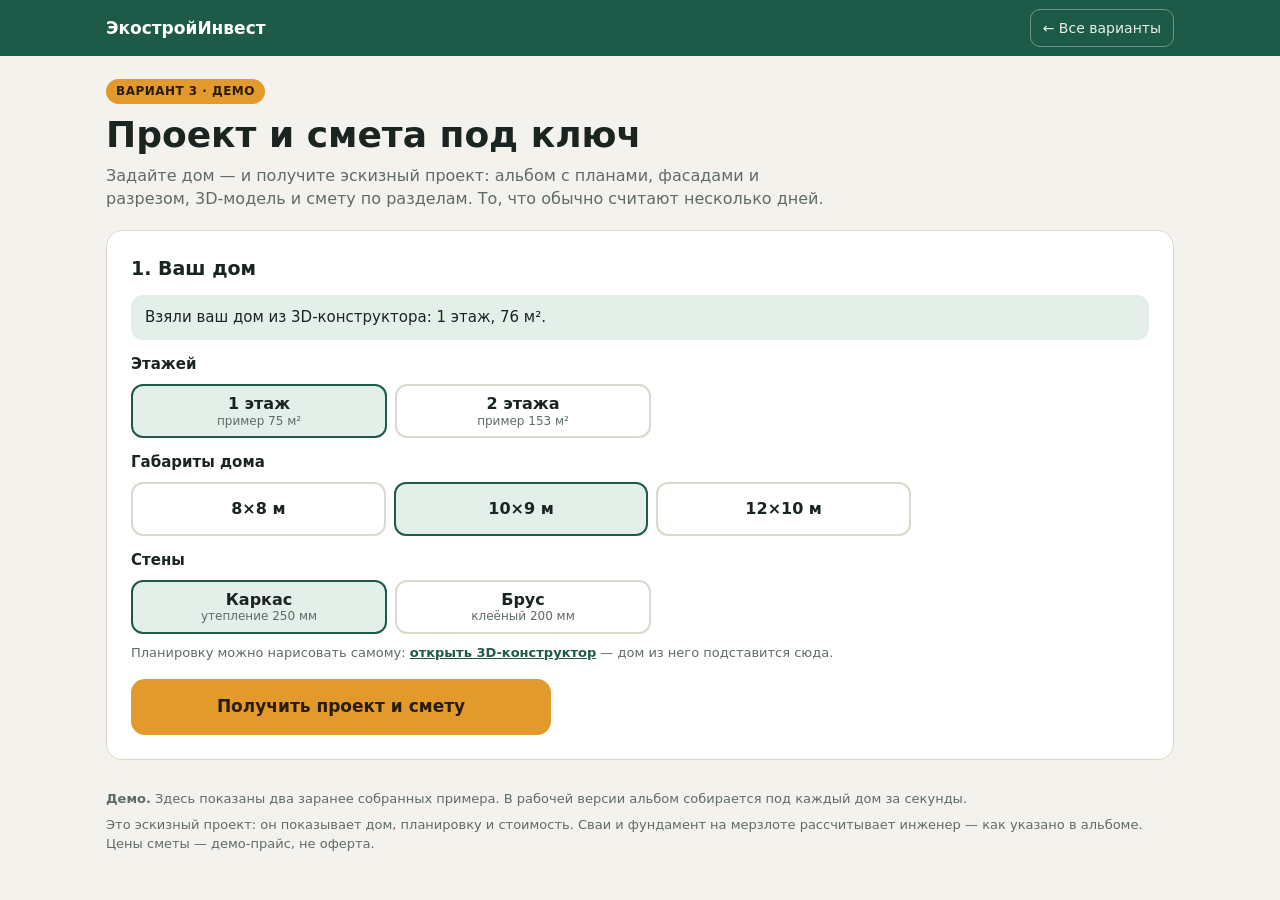
<file: v3/index.html>
<!doctype html>
<html lang="ru">
<head>
<meta charset="utf-8">
<meta name="viewport" content="width=device-width,initial-scale=1,viewport-fit=cover">
<title>ЭкостройИнвест — проект и смета под ключ (демо)</title>
<meta name="description" content="Задайте дом и получите эскизный проект: альбом чертежей, 3D-модель и смету по разделам.">
<style>
:root{--green:#1d5a47;--green-d:#143f32;--green-l:#e4efe9;--amber:#e39a2d;--amber-d:#b97614;
--bg:#f4f2ec;--card:#fff;--ink:#1a2420;--mute:#5f6b66;--line:#dcd8cd;--warn-bg:#fff4dc;--warn:#7a5200;--r:16px}
*{box-sizing:border-box}
html{-webkit-text-size-adjust:100%;scroll-behavior:smooth}
body{margin:0;background:var(--bg);color:var(--ink);font:16px/1.45 system-ui,-apple-system,"Segoe UI",Roboto,"Helvetica Neue",Arial,sans-serif;overflow-x:hidden}
h1,h2,h3,p{margin:0}
a{color:inherit}
button{font:inherit;color:inherit;cursor:pointer}
.wrap{max-width:1100px;margin:0 auto;padding:0 16px}
header{background:var(--green);color:#fff}
header .wrap{display:flex;align-items:center;justify-content:space-between;gap:12px;min-height:56px}
header b{font-size:17px}
header a{font-size:14px;opacity:.9;text-decoration:none;border:1px solid rgba(255,255,255,.4);border-radius:10px;padding:8px 12px;white-space:nowrap}
.hero{padding:22px 0 6px}
.tag{display:inline-block;background:var(--amber);color:#2a1c00;font-weight:700;font-size:12px;letter-spacing:.04em;text-transform:uppercase;border-radius:999px;padding:4px 10px;margin-bottom:10px}
.hero h1{font-size:26px;line-height:1.15}
.hero p{color:var(--mute);margin-top:8px;max-width:720px}
.card{background:var(--card);border:1px solid var(--line);border-radius:var(--r);padding:18px;margin:14px 0}
.card h2{font-size:19px;margin-bottom:12px}
.lbl{font-weight:600;margin:14px 0 8px;font-size:15px}
.seg{display:grid;gap:8px;grid-template-columns:repeat(2,1fr)}
.seg.three{grid-template-columns:repeat(3,1fr)}
.seg button{min-height:54px;white-space:nowrap;border-radius:12px;border:2px solid var(--line);background:#fff;font-weight:600;padding:6px 8px;line-height:1.2}
.seg button small{display:block;font-weight:400;color:var(--mute);font-size:12px}
.seg button[aria-pressed=true]{border-color:var(--green);background:var(--green-l)}
.from2{display:none;background:var(--green-l);border-radius:12px;padding:12px 14px;margin-bottom:6px;font-size:15px}
.from2.on{display:block}
.btn{display:flex;align-items:center;justify-content:center;gap:8px;min-height:56px;width:100%;border:0;border-radius:14px;background:var(--amber);color:#2a1c00;font-weight:700;font-size:17px;text-decoration:none;padding:10px 16px;text-align:center}
.btn.green{background:var(--green);color:#fff}
.btn.ghost{background:#fff;border:2px solid var(--green);color:var(--green)}
.btn:active{transform:translateY(1px)}
.fine{color:var(--mute);font-size:13px;margin-top:10px}
.link{color:var(--green);font-weight:600}
#progress{display:none}
#progress.on{display:block}
.steps{list-style:none;padding:0;margin:0}
.steps li{display:flex;align-items:center;gap:10px;padding:9px 0;color:var(--mute)}
.steps li i{flex:none;width:22px;height:22px;border-radius:50%;border:2px solid var(--line);display:inline-block}
.steps li.run{color:var(--ink);font-weight:600}
.steps li.run i{border-color:var(--amber);border-top-color:transparent;animation:spin .7s linear infinite}
.steps li.ok{color:var(--ink)}
.steps li.ok i{border-color:var(--green);background:var(--green) url("data:image/svg+xml,%3Csvg xmlns='http://www.w3.org/2000/svg' viewBox='0 0 20 20'%3E%3Cpath d='M5 10.5l3.2 3.2L15 7' fill='none' stroke='%23fff' stroke-width='2.4' stroke-linecap='round' stroke-linejoin='round'/%3E%3C/svg%3E") center/16px no-repeat}
@keyframes spin{to{transform:rotate(360deg)}}
#result{display:none}
#result.on{display:block}
.demo{background:var(--warn-bg);color:var(--warn);border-radius:12px;padding:10px 14px;font-size:14px;margin:14px 0}
.sum{display:grid;gap:14px}
.sum img{width:100%;height:auto;border-radius:12px;background:#eef1ee;display:block}
.total{font-size:34px;font-weight:800;line-height:1.1;color:var(--green-d);white-space:nowrap}
.kv{display:grid;grid-template-columns:1fr 1fr;gap:8px;margin-top:12px}
.kv div{background:var(--bg);border-radius:12px;padding:10px 12px}
.kv span{display:block;color:var(--mute);font-size:12px}
.kv b{font-size:16px}
.badge{display:inline-block;background:var(--warn-bg);color:var(--warn);border-radius:999px;font-size:12px;font-weight:600;padding:3px 10px;vertical-align:middle}
.sheets{display:grid;grid-template-columns:repeat(2,1fr);gap:10px}
.sheets button{padding:0;border:1px solid var(--line);border-radius:10px;background:#fff;overflow:hidden;text-align:left}
.sheets img{width:100%;height:auto;aspect-ratio:297/210;display:block;object-fit:cover;background:#fafafa}
.sheets span{display:block;padding:6px 8px;font-size:12px;line-height:1.25;color:var(--mute)}
.sheets span b{color:var(--ink)}
.sec{border-top:1px solid var(--line)}
.sec summary{display:flex;justify-content:space-between;gap:10px;align-items:center;min-height:54px;cursor:pointer;list-style:none;font-weight:600}
.sec summary::-webkit-details-marker{display:none}
.sec summary::before{content:"+";flex:none;width:26px;height:26px;border-radius:50%;background:var(--green-l);color:var(--green);display:grid;place-items:center;font-weight:700}
.sec[open] summary::before{content:"−"}
.sec summary span{flex:1}
.sec summary b{white-space:nowrap}
.rows{padding:0 0 10px}
.row{display:grid;grid-template-columns:1fr auto;gap:2px 10px;padding:7px 0;border-top:1px dashed var(--line);font-size:14px}
.row small{color:var(--mute);grid-column:1}
.row b{grid-row:1/3;grid-column:2;align-self:center;white-space:nowrap;font-weight:600}
.row .w{color:var(--green);font-size:11px;font-weight:700;text-transform:uppercase;letter-spacing:.03em}
.tot{border-top:1px solid var(--line);padding-top:8px;margin-top:2px}
.tot p{display:flex;justify-content:space-between;gap:10px;padding:5px 0;color:var(--mute)}
.tot p b{color:var(--ink);white-space:nowrap}
.tot p.all{font-size:20px;font-weight:800;color:var(--ink);border-top:2px solid var(--ink);margin-top:6px;padding-top:10px}
.dl{display:grid;gap:10px}
.dl .btn small{font-weight:400;opacity:.8;font-size:13px}
footer{color:var(--mute);font-size:13px;padding:8px 0 40px}
footer p{margin-top:8px}
#lb{position:fixed;inset:0;background:rgba(10,16,14,.94);display:none;z-index:50;flex-direction:column}
#lb.on{display:flex}
#lb .bar{display:flex;align-items:center;justify-content:space-between;color:#fff;padding:10px 14px;gap:10px;font-size:14px}
#lb .bar button{background:rgba(255,255,255,.14);border:0;color:#fff;border-radius:10px;min-width:48px;min-height:44px;font-size:20px}
#lb .stage{flex:1;display:grid;place-items:center;min-height:0;padding:0 6px;touch-action:pan-y}
#lb img{max-width:100%;max-height:100%;background:#fff;border-radius:4px}
#lb .nav{display:flex;gap:10px;padding:12px 14px calc(12px + env(safe-area-inset-bottom))}
#lb .nav button{flex:1;min-height:50px;border:0;border-radius:12px;background:rgba(255,255,255,.14);color:#fff;font-weight:600}
@media(min-width:760px){
 .hero h1{font-size:36px}
 .card{padding:24px}
 .seg{grid-template-columns:repeat(4,1fr)}
 .seg.two{grid-template-columns:repeat(2,1fr);max-width:520px}
 .seg.three{max-width:780px}
 .btn.main{max-width:420px}
 .sum{grid-template-columns:1.15fr 1fr;align-items:center}
 .total{font-size:44px}
 .sheets{grid-template-columns:repeat(4,1fr)}
 .dl{grid-template-columns:repeat(3,1fr)}
 .row{font-size:15px}
}
</style>
</head>
<body>
<header><div class="wrap"><b>ЭкостройИнвест</b><a href="../">← Все варианты</a></div></header>

<div class="wrap">
  <section class="hero">
    <span class="tag">Вариант 3 · демо</span>
    <h1>Проект и смета под ключ</h1>
    <p>Задайте дом — и получите эскизный проект: альбом с планами, фасадами и разрезом, 3D-модель и смету по разделам. То, что обычно считают несколько дней.</p>
  </section>

  <section class="card" id="form">
    <h2>1. Ваш дом</h2>
    <div class="from2" id="from2"></div>
    <p class="lbl">Этажей</p>
    <div class="seg two" id="gFloors">
      <button type="button" data-v="1" aria-pressed="false">1 этаж<small>пример 75 м²</small></button>
      <button type="button" data-v="2" aria-pressed="true">2 этажа<small>пример 153 м²</small></button>
    </div>
    <p class="lbl">Габариты дома</p>
    <div class="seg three" id="gSize">
      <button type="button" data-v="8×8" aria-pressed="false">8×8 м</button>
      <button type="button" data-v="10×9" aria-pressed="true">10×9 м</button>
      <button type="button" data-v="12×10" aria-pressed="false">12×10 м</button>
    </div>
    <p class="lbl">Стены</p>
    <div class="seg two" id="gWalls">
      <button type="button" data-v="Каркас" aria-pressed="true">Каркас<small>утепление 250 мм</small></button>
      <button type="button" data-v="Брус" aria-pressed="false">Брус<small>клеёный 200 мм</small></button>
    </div>
    <p class="fine">Планировку можно нарисовать самому: <a class="link" href="../v2/">открыть 3D-конструктор</a> — дом из него подставится сюда.</p>
    <p style="margin-top:16px"><button class="btn main" id="go" type="button">Получить проект и смету</button></p>
  </section>

  <section class="card" id="progress" aria-live="polite">
    <h2>Собираем проект…</h2>
    <ul class="steps" id="steps">
      <li><i></i>Строим 3D-модель дома (BIM)</li>
      <li><i></i>Считаем объёмы материалов по модели</li>
      <li><i></i>Считаем смету по прайсу</li>
      <li><i></i>Чертим планы, фасады, разрез, свайное поле</li>
      <li><i></i>Собираем альбом в PDF</li>
    </ul>
  </section>

  <div id="result">
    <div class="demo" id="demoNote"></div>

    <section class="card">
      <h2>2. Ваш эскизный проект готов</h2>
      <div class="sum">
        <img id="img3d" alt="3D-вид дома" width="1280" height="960">
        <div>
          <p style="color:var(--mute);font-size:14px">Стоимость строительства по смете <span class="badge">демо-прайс</span></p>
          <p class="total" id="total"></p>
          <div class="kv">
            <div><span>Общая площадь</span><b id="kArea"></b></div>
            <div><span>За м²</span><b id="kM2"></b></div>
            <div><span>Стены</span><b id="kWalls"></b></div>
            <div><span>Листов в альбоме</span><b id="kSheets"></b></div>
          </div>
        </div>
      </div>
    </section>

    <section class="card">
      <h2>Альбом: <span id="shN"></span></h2>
      <div class="sheets" id="sheets"></div>
      <p class="fine">Нажмите на лист, чтобы открыть крупно.</p>
    </section>

    <section class="card">
      <h2>Смета по разделам <span class="badge">демо-прайс, будут цены ЭкостройИнвест</span></h2>
      <div id="secs"></div>
      <div class="tot" id="tot"></div>
      <p class="fine">Объёмы посчитаны из 3D-модели дома: изменили дом — пересчиталась смета. Цены в демо условные, в рабочей версии подставляется прайс ЭкостройИнвест.</p>
    </section>

    <section class="card">
      <h2>Скачать</h2>
      <div class="dl">
        <a class="btn" id="dPdf" download>Альбом PDF<small id="dPdfN"></small></a>
        <a class="btn ghost" id="dXls" download>Смета Excel<small>с формулами</small></a>
        <a class="btn ghost" id="dIfc" download>IFC-модель<small>для BIM-программ</small></a>
      </div>
    </section>

    <section class="card">
      <h2>3. Обсудить с менеджером</h2>
      <p style="color:var(--mute);margin-bottom:14px">Менеджер получит номер проекта и сразу увидит ваш дом и смету.</p>
      <a class="btn green" id="wa" target="_blank" rel="noopener">Отправить заявку в WhatsApp</a>
      <p style="margin-top:10px"><button class="btn ghost" id="again" type="button">Изменить дом</button></p>
    </section>
  </div>

  <footer>
    <p><b>Демо.</b> Здесь показаны два заранее собранных примера. В рабочей версии альбом собирается под каждый дом за секунды.</p>
    <p>Это эскизный проект: он показывает дом, планировку и стоимость. Сваи и фундамент на мерзлоте рассчитывает инженер — как указано в альбоме. Цены сметы — демо-прайс, не оферта.</p>
  </footer>
</div>

<div id="lb" role="dialog" aria-modal="true" aria-label="Лист альбома">
  <div class="bar"><span id="lbT"></span><button type="button" id="lbX" aria-label="Закрыть">×</button></div>
  <div class="stage" id="lbS"><img id="lbI" alt=""></div>
  <div class="nav"><button type="button" id="lbP">← Назад</button><button type="button" id="lbN">Дальше →</button></div>
</div>

<script>
/* ===== НАСТРОЙКИ ===== */
const CONFIG = {
  whatsapp: '79644268085',          // тот же номер, что в вариантах 1 и 2
  demoDelayMs: 520,                 // пауза на шаг «сборки» (в рабочей версии — реальный расчёт, ~2 с)
  byFloors: { '1': '0002', '2': '0001' }   // какой готовый пример показывать
};
/* Данные примеров: выгружены из смет ЭП-0001 и ЭП-0002 (level3). Цены — ДЕМО-ПРАЙС. */
const EX = {"0001":{"code":"ЭП-0001","file":"EP-0001","name":"Дом 10×9, 2 этажа","walls":"Каркас 200+50 мм, минвата 250 мм","floors":2,"sheets":["Коммерческое предложение","План 1 этажа","План 2 этажа","Фасады: южный и восточный","Фасады: северный и западный","Разрез 1-1","Свайное поле и ростверк","Спецификация материалов","Сводная смета","Смета, лист 1","Смета, лист 2","Смета, лист 3","Состав и ограничения"],"sections":[{"name":"1. Фундамент","sum":1610350,"lines":[["Бетон В25 F200 W6","м³",12.34,11000,135733,0],["Арматура А500С d12–14","т",1.26,85000,106922,0],["Опалубка (щиты, доска)","м²",59.9,650,38935,0],["Устройство ж/б ростверка","м³",11.98,12000,143760,1],["Свая ж/б С80.30","шт",30,24000,720000,0],["Лидерное бурение и погружение сваи","шт",30,14000,420000,1],["Срубка и выравнивание оголовков","шт",30,1500,45000,1]]},{"name":"2. Наружные стены","sum":1500774,"lines":[["Доска 50×200 камерной сушки","м³",4.67,30000,140176,0],["Брус 50×50","м³",0.96,30000,28672,0],["Утеплитель минвата (плиты)","м³",50.68,5800,293964,0],["Плита OSB-3 12 мм","м²",212.39,700,148672,0],["Ветро-влагозащитная мембрана","м²",222.04,70,15543,0],["Пароизоляционная плёнка","м²",222.04,35,7771,0],["Контробрешётка 25×50","м³",0.45,26000,11596,0],["Имитация бруса 20×146","м²",212.39,950,201769,0],["Внутренняя обшивка (вагонка/ГКЛ)","м²",212.39,600,127433,0],["Крепёж, антисептик (на м²)","м²",193.08,180,34754,0],["Монтаж каркаса стен","м²",193.08,950,183426,1],["Утепление, ветро- и пароизоляция","м²",193.08,320,61786,1],["Фасадная отделка","м²",193.08,750,144810,1],["Внутренняя обшивка стен","м²",193.08,520,100402,1]]},{"name":"3. Перегородки","sum":473953,"lines":[["Доска 50×100","м³",1.57,30000,46980,0],["Утеплитель минвата (звукоизоляция)","м³",11.96,5800,69359,0],["Обшивка (вагонка/ГКЛ)","м²",250.56,600,150335,0],["Крепёж, антисептик (на м²)","м²",113.89,180,20500,0],["Монтаж перегородок","м²",113.89,600,68334,1],["Обшивка перегородок","м²",227.78,520,118446,1]]},{"name":"4. Перекрытия и полы","sum":1409989,"lines":[["Доска 50×200 (балки)","м³",1.74,30000,52114,0],["Утеплитель минвата (плиты)","м³",24.87,5800,144260,0],["Ветрозащитная мембрана","м²",90.8,70,6356,0],["Пароизоляционная плёнка","м²",90.8,35,3178,0],["Доска 25 мм (ходовые мостки)","м³",0.43,24000,10423,0],["Подшивка потолка (вагонка/ГКЛ)","м²",86.86,600,52114,0],["Монтаж балок перекрытия","м²",78.96,750,59220,1],["Утепление и изоляция","м²",78.96,320,25267,1],["Подшивка потолка","м²",78.96,480,37901,1],["Доска 50×200 (балки)","м³",1.74,30000,52114,0],["Брус 50×50 (черепной, поперечный)","м³",0.87,30000,26057,0],["Доска 25 мм (черновой настил)","м³",2.17,24000,52114,0],["Утеплитель минвата (плиты)","м³",20.73,5800,120217,0],["Ветрозащитная мембрана","м²",90.8,70,6356,0],["Пароизоляционная плёнка","м²",90.8,35,3178,0],["Фанера 18 мм","м²",86.86,950,82513,0],["Напольное покрытие (ламинат/линолеум)","м²",82.91,950,78763,0],["Монтаж балок перекрытия","м²",78.96,750,59220,1],["Утепление и изоляция","м²",78.96,320,25267,1],["Устройство чистовых полов","м²",78.96,650,51324,1],["Доска 50×200 (балки)","м³",1.74,30000,52114,0],["Утеплитель минвата (звукоизоляция)","м³",8.29,5800,48087,0],["Фанера 18 мм","м²",86.86,950,82513,0],["Напольное покрытие (ламинат/линолеум)","м²",82.91,950,78763,0],["Подшивка потолка (вагонка/ГКЛ)","м²",86.86,600,52114,0],["Монтаж балок перекрытия","м²",78.96,750,59220,1],["Устройство чистовых полов","м²",78.96,650,51324,1],["Подшивка потолка","м²",78.96,480,37901,1]]},{"name":"5. Кровля","sum":622822,"lines":[["Доска 50×150","м³",0.39,30000,11574,0],["Ветро-влагозащитная мембрана","м²",26.89,70,1882,0],["Имитация бруса 20×146","м²",25.72,950,24435,0],["Монтаж каркаса фронтонов","м²",23.38,950,22214,1],["Фасадная отделка","м²",23.38,750,17537,1],["Доска 50×200 (стропила)","м³",2.79,30000,83831,0],["Доска 25×100 (обрешётка)","м³",1.01,24000,24143,0],["Брус 50×50 (контробрешётка)","м³",0.59,30000,17605,0],["Гидроизоляционная мембрана","м²",146.07,90,13146,0],["Металлочерепица 0,5 мм","м²",146.07,800,116856,0],["Доборные элементы кровли (на м²)","м²",127.02,260,33024,0],["Водосточная система (на м²)","м²",127.02,320,40645,0],["Монтаж стропильной системы","м²",127.02,950,120666,1],["Устройство кровельного покрытия","м²",127.02,750,95263,1]]},{"name":"6. Окна и двери","sum":687736,"lines":[["Дверь входная с терморазрывом","шт",1,48000,48000,0],["Монтаж входной двери","шт",1,5500,5500,1],["Дверь межкомнатная (комплект)","шт",11,13000,143000,0],["Монтаж межкомнатной двери","шт",11,3200,35200,1],["Окно ПВХ, 2-кам. стеклопакет","м²",25.62,13000,333060,0],["Подоконник, отлив, откосы (на м² окна)","м²",25.62,2200,56364,0],["Монтаж окон с откосами","м²",25.62,2600,66612,1]]}],"mat":4250026,"work":2055598,"deliv":297502,"delivPct":7,"res":330156,"resPct":5,"total":6933282,"rooms":[["1 этаж","Спальня",20.6],["1 этаж","Кухня-гостиная",26.3],["1 этаж","Санузел",5],["1 этаж","Котельная",4.4],["1 этаж","Холл, лестница",10.6],["1 этаж","Прихожая",9.7],["2 этаж","Спальня",23.4],["2 этаж","Спальня",23.4],["2 этаж","Санузел",5],["2 этаж","Гардеробная",4.4],["2 этаж","Холл, лестница",10.6],["2 этаж","Спальня",9.7]],"area":153.1},"0002":{"code":"ЭП-0002","file":"EP-0002","name":"Дом 10×9, 1 этаж","walls":"Клеёный брус 200 мм","floors":1,"sheets":["Коммерческое предложение","План 1 этажа","Фасады: южный и восточный","Фасады: северный и западный","Разрез 1-1","Свайное поле и ростверк","Спецификация материалов","Сводная смета","Смета, лист 1","Смета, лист 2","Состав и ограничения"],"sections":[{"name":"1. Фундамент","sum":1607865,"lines":[["Бетон В25 F200 W6","м³",12.27,11000,134940,0],["Арматура А500С d12–14","т",1.25,85000,106297,0],["Опалубка (щиты, доска)","м²",59.55,650,38707,0],["Устройство ж/б ростверка","м³",11.91,12000,142920,1],["Свая ж/б С80.30","шт",30.0,24000,720000,0],["Лидерное бурение и погружение сваи","шт",30.0,14000,420000,1],["Срубка и выравнивание оголовков","шт",30.0,1500,45000,1]]},{"name":"2. Наружные стены","sum":2078268,"lines":[["Брус клеёный 200×200","м³",19.79,78000,1543979,0],["Межвенцовый утеплитель","м",494.87,35,17320,0],["Утеплитель минвата (плиты)","м³",9.9,5800,57404,0],["Ветро-влагозащитная мембрана","м²",108.4,70,7588,0],["Подсистема вентфасада","м²",94.26,550,51843,0],["Облицовка фасада","м²",103.69,950,98502,0],["Сборка стен из бруса","м³",18.85,9500,179094,1],["Утепление и вентфасад","м²",94.26,1300,122538,1]]},{"name":"3. Перегородки","sum":226927,"lines":[["Доска 50×100","м³",0.75,30000,22494,0],["Утеплитель минвата (звукоизоляция)","м³",5.73,5800,33209,0],["Обшивка (вагонка/ГКЛ)","м²",119.97,600,71980,0],["Крепёж, антисептик (на м²)","м²",54.53,180,9815,0],["Монтаж перегородок","м²",54.53,600,32718,1],["Обшивка перегородок","м²",109.06,520,56711,1]]},{"name":"4. Перекрытия и полы","sum":926705,"lines":[["Доска 50×200 (балки)","м³",1.7,30000,50945,0],["Утеплитель минвата (плиты)","м³",24.31,5800,141026,0],["Ветрозащитная мембрана","м²",88.77,70,6214,0],["Пароизоляционная плёнка","м²",88.77,35,3107,0],["Доска 25 мм (ходовые мостки)","м³",0.42,24000,10189,0],["Подшивка потолка (вагонка/ГКЛ)","м²",84.91,600,50945,0],["Монтаж балок перекрытия","м²",77.19,750,57893,1],["Утепление и изоляция","м²",77.19,320,24701,1],["Подшивка потолка","м²",77.19,480,37051,1],["Доска 50×200 (балки)","м³",1.7,30000,50945,0],["Брус 50×50 (черепной, поперечный)","м³",0.85,30000,25473,0],["Доска 25 мм (черновой настил)","м³",2.12,24000,50945,0],["Утеплитель минвата (плиты)","м³",20.26,5800,117522,0],["Ветрозащитная мембрана","м²",88.77,70,6214,0],["Пароизоляционная плёнка","м²",88.77,35,3107,0],["Фанера 18 мм","м²",84.91,950,80664,0],["Напольное покрытие (ламинат/линолеум)","м²",81.05,950,76997,0],["Монтаж балок перекрытия","м²",77.19,750,57893,1],["Утепление и изоляция","м²",77.19,320,24701,1],["Устройство чистовых полов","м²",77.19,650,50174,1]]},{"name":"5. Кровля","sum":583658,"lines":[["Доска 50×150","м³",0.31,30000,9348,0],["Ветро-влагозащитная мембрана","м²",21.72,70,1520,0],["Имитация бруса 20×146","м²",20.77,950,19735,0],["Монтаж каркаса фронтонов","м²",18.89,950,17941,1],["Фасадная отделка","м²",18.89,750,14164,1],["Доска 50×200 (стропила)","м³",2.67,30000,80105,0],["Доска 25×100 (обрешётка)","м³",0.96,24000,23070,0],["Брус 50×50 (контробрешётка)","м³",0.56,30000,16822,0],["Гидроизоляционная мембрана","м²",139.58,90,12562,0],["Металлочерепица 0,5 мм","м²",139.58,800,111662,0],["Доборные элементы кровли (на м²)","м²",121.37,260,31557,0],["Водосточная система (на м²)","м²",121.37,320,38839,0],["Монтаж стропильной системы","м²",121.37,950,115303,1],["Устройство кровельного покрытия","м²",121.37,750,91029,1]]},{"name":"6. Окна и двери","sum":389932,"lines":[["Дверь входная с терморазрывом","шт",1.0,48000,48000,0],["Монтаж входной двери","шт",1.0,5500,5500,1],["Дверь межкомнатная (комплект)","шт",6.0,13000,78000,0],["Монтаж межкомнатной двери","шт",6.0,3200,19200,1],["Окно ПВХ, 2-кам. стеклопакет","м²",13.44,13000,174720,0],["Подоконник, отлив, откосы (на м² окна)","м²",13.44,2200,29568,0],["Монтаж окон с откосами","м²",13.44,2600,34944,1]]}],"mat":4263880,"work":1549473,"deliv":298472,"delivPct":7,"res":305591,"resPct":5,"total":6417416,"rooms":[["1 этаж","Спальня",20.2],["1 этаж","Кухня-гостиная",25.8],["1 этаж","Санузел",4.9],["1 этаж","Котельная",4.2],["1 этаж","Холл, лестница",10.4],["1 этаж","Прихожая",9.4]],"area":74.9}};

const $ = s => document.querySelector(s);
const nf = new Intl.NumberFormat('ru-RU');
const rub = n => nf.format(Math.round(n)) + ' ₽';
const num = n => String(n).replace('.', ',');
const sel = { floors: '2', size: '10×9', walls: 'Каркас' };

function bindSeg(id, key) {
  const g = $(id);
  g.addEventListener('click', e => {
    const b = e.target.closest('button'); if (!b) return;
    sel[key] = b.dataset.v; paintSeg(id, key);
  });
}
function paintSeg(id, key) { document.querySelectorAll(id + ' button').forEach(b => b.setAttribute('aria-pressed', b.dataset.v === sel[key])); }
bindSeg('#gFloors', 'floors'); bindSeg('#gSize', 'size'); bindSeg('#gWalls', 'walls');

/* Дом из конструктора (вариант 2) лежит в localStorage того же сайта */
(function fromV2() {
  let d = null;
  try { d = JSON.parse(localStorage.getItem('ecostroy.draft.v2') || 'null'); } catch (e) {}
  if (!d || !d.floors) return;
  sel.floors = String(d.floors) === '2' ? '2' : '1';
  paintSeg('#gFloors', 'floors');
  const parts = [sel.floors === '2' ? '2 этажа' : '1 этаж'];
  if (d.area) parts.push(d.area + ' м²');
  if (d.plan) parts.push('своя планировка');
  const box = $('#from2');
  box.textContent = 'Взяли ваш дом из 3D-конструктора: ' + parts.join(', ') + '.';
  box.classList.add('on');
})();

let cur = null, sheetIdx = 0, timer = null;

$('#go').addEventListener('click', () => {
  const steps = [...document.querySelectorAll('#steps li')];
  steps.forEach(li => li.className = '');
  $('#result').classList.remove('on');
  $('#progress').classList.add('on');
  $('#go').disabled = true;
  $('#progress').scrollIntoView({ behavior: 'smooth', block: 'center' });
  let i = 0;
  (function next() {
    if (i > 0) steps[i - 1].className = 'ok';
    if (i < steps.length) { steps[i].className = 'run'; i++; timer = setTimeout(next, CONFIG.demoDelayMs); }
    else { $('#go').disabled = false; show(); }
  })();
});

function show(quiet) {
  cur = EX[CONFIG.byFloors[sel.floors]];
  const base = cur.file;
  $('#progress').classList.remove('on');
  const asked = (sel.floors === '2' ? '2 этажа' : '1 этаж') + ', ' + sel.size.replace('×', ' × ') + ' м, ' + sel.walls.toLowerCase();
  $('#demoNote').innerHTML = '<b>Демо.</b> Вы выбрали: ' + asked + '. Показываем готовый пример ' + cur.code + ' — «' + cur.name + '», ' +
    cur.walls.toLowerCase() + '. В рабочей версии альбом собирается точно под ваш дом за секунды.';
  $('#img3d').src = 'img/' + base + '-3d.png';
  $('#total').textContent = rub(cur.total);
  $('#kArea').textContent = num(cur.area) + ' м²';
  $('#kM2').textContent = rub(cur.total / cur.area);
  $('#kWalls').textContent = cur.walls.split(',')[0];
  $('#kSheets').textContent = cur.sheets.length;
  $('#shN').textContent = cur.sheets.length + ' листов';
  $('#sheets').innerHTML = cur.sheets.map((t, i) =>
    '<button type="button" data-i="' + i + '"><img loading="lazy" width="994" height="703" src="img/' + base + '-p-' + String(i + 1).padStart(2, '0') + '.jpg" alt="Лист ' + (i + 1) + ': ' + t + '"><span><b>Лист ' + (i + 1) + '.</b> ' + t + '</span></button>').join('');
  $('#secs').innerHTML = cur.sections.map(s =>
    '<details class="sec"><summary><span>' + s.name + '</span><b>' + rub(s.sum) + '</b></summary><div class="rows">' +
    s.lines.map(l => '<div class="row"><span>' + (l[5] ? '<span class="w">работа</span> ' : '') + l[0] + '</span><b>' + rub(l[4]) + '</b><small>' +
      num(l[2]) + ' ' + l[1] + ' × ' + nf.format(l[3]) + ' ₽</small></div>').join('') + '</div></details>').join('');
  $('#tot').innerHTML =
    '<p><span>Материалы</span><b>' + rub(cur.mat) + '</b></p>' +
    '<p><span>Работы</span><b>' + rub(cur.work) + '</b></p>' +
    '<p><span>Доставка, ' + cur.delivPct + '%</span><b>' + rub(cur.deliv) + '</b></p>' +
    '<p><span>Резерв на непредвиденное, ' + cur.resPct + '%</span><b>' + rub(cur.res) + '</b></p>' +
    '<p class="all"><span>Всего</span><b>' + rub(cur.total) + '</b></p>';
  $('#dPdf').href = 'files/' + base + '-album.pdf';
  $('#dPdfN').textContent = cur.sheets.length + ' листов';
  $('#dXls').href = 'files/' + base + '-smeta.xlsx';
  $('#dIfc').href = 'files/' + base + '.ifc';
  $('#wa').href = 'https://wa.me/' + CONFIG.whatsapp + '?text=' + encodeURIComponent(
    'Здравствуйте! Хочу обсудить эскизный проект ' + cur.code + ' («' + cur.name + '»), смета ' + rub(cur.total) + '.');
  $('#result').classList.add('on');
  if (!quiet) $('#result').scrollIntoView({ behavior: 'smooth', block: 'start' });
}

$('#again').addEventListener('click', () => { $('#form').scrollIntoView({ behavior: 'smooth' }); });

/* Просмотр листов */
function openSheet(i) {
  sheetIdx = (i + cur.sheets.length) % cur.sheets.length;
  $('#lbI').src = 'img/' + cur.file + '-p-' + String(sheetIdx + 1).padStart(2, '0') + '.jpg';
  $('#lbT').textContent = 'Лист ' + (sheetIdx + 1) + ' из ' + cur.sheets.length + '. ' + cur.sheets[sheetIdx];
  $('#lb').classList.add('on'); document.body.style.overflow = 'hidden';
}
function closeSheet() { $('#lb').classList.remove('on'); document.body.style.overflow = ''; }
$('#sheets').addEventListener('click', e => { const b = e.target.closest('button'); if (b) openSheet(+b.dataset.i); });
$('#lbX').addEventListener('click', closeSheet);
$('#lbP').addEventListener('click', () => openSheet(sheetIdx - 1));
$('#lbN').addEventListener('click', () => openSheet(sheetIdx + 1));
document.addEventListener('keydown', e => {
  if (!$('#lb').classList.contains('on')) return;
  if (e.key === 'Escape') closeSheet();
  if (e.key === 'ArrowLeft') openSheet(sheetIdx - 1);
  if (e.key === 'ArrowRight') openSheet(sheetIdx + 1);
});
let tx = null;
$('#lbS').addEventListener('touchstart', e => { tx = e.touches[0].clientX; }, { passive: true });
$('#lbS').addEventListener('touchend', e => {
  if (tx === null) return; const dx = e.changedTouches[0].clientX - tx; tx = null;
  if (Math.abs(dx) > 40) openSheet(sheetIdx + (dx < 0 ? 1 : -1));
});
/* ?demo=1|2 — сразу показать результат (для скриншотов и ссылок из презентации) */
const q = new URLSearchParams(location.search).get('demo');
if (q === '1' || q === '2') { sel.floors = q; paintSeg('#gFloors', 'floors'); if (q === '1') { sel.walls = 'Брус'; paintSeg('#gWalls', 'walls'); } show(true); }
</script>
</body>
</html>
</file>
<file: v2/planner.css>
/* Режимы и конструктор планировки */
.modebar{position:sticky;top:0;z-index:7;background:var(--green);padding:6px 0;box-shadow:0 8px 14px -12px rgba(0,0,0,.55)}
.modes{position:relative;display:grid;grid-template-columns:1fr 1fr;height:56px;background:rgba(0,0,0,.26);padding:4px;border-radius:16px}
.modes-pill{position:absolute;left:4px;top:4px;bottom:4px;width:calc(50% - 4px);border-radius:12px;background:var(--amber);
  box-shadow:0 2px 8px rgba(0,0,0,.28);transition:transform .32s cubic-bezier(.3,1.25,.5,1)}
body.mode-plan .modes-pill{transform:translateX(100%)}
.modes button{position:relative;z-index:1;display:flex;align-items:center;justify-content:center;gap:7px;min-width:0;border:0;border-radius:12px;background:transparent;
  color:#fff;cursor:pointer;padding:0 6px;font:inherit;text-align:left;transition:color .2s;-webkit-tap-highlight-color:transparent}
.modes button svg{flex:none;width:24px;height:24px}
.modes button>span{display:flex;flex-direction:column;min-width:0;line-height:1.15}
.modes button b{font-size:15px;font-weight:800;white-space:nowrap}
.modes button small{font-size:11px;opacity:.85;white-space:nowrap;overflow:hidden;text-overflow:ellipsis}
.modes button[aria-pressed="true"]{color:#1d1a12}
.modes button:focus-visible{outline:3px solid #fff;outline-offset:2px}
.modes .new{position:absolute;top:-7px;right:6px;background:#fff;color:#b4530a;font-style:normal;font-size:10px;font-weight:800;letter-spacing:.04em;text-transform:uppercase;
  padding:2px 7px;border-radius:999px;box-shadow:0 1px 4px rgba(0,0,0,.3);animation:newPulse 1.8s ease-in-out infinite;pointer-events:none}
body.plan-seen .modes .new{display:none}
@keyframes newPulse{0%,100%{transform:scale(1);box-shadow:0 1px 4px rgba(0,0,0,.3),0 0 0 0 rgba(255,255,255,.55)}50%{transform:scale(1.08);box-shadow:0 1px 4px rgba(0,0,0,.3),0 0 0 7px rgba(255,255,255,0)}}
@media (prefers-reduced-motion:reduce){.modes-pill{transition:none}.modes .new{animation:none}}

.steps{counter-reset:st}
.step[hidden]{display:none}
.step h2 i::before{counter-increment:st;content:counter(st)}
body.mode-plan #stepArea,
body.mode-plan #extras .opt[data-id="terrace"],
body.mode-plan #optSubs .sub[data-id="terrace"]{display:none}
body.mode-plan .preview{display:none}
.to-plan{margin-top:14px;min-height:48px;font-size:16px}

#stepPlan{padding:14px 10px}
#stepPlan h2,#stepPlan .hint{padding:0 4px}
.pl-back{display:inline-block;margin:8px 4px 0;font-size:14px;font-weight:600;color:var(--green);background:none;border:0;padding:6px 0;cursor:pointer;text-decoration:underline}
.pl-tools,.pl-acts{display:grid;grid-template-columns:repeat(6,minmax(0,1fr));gap:4px}
.pl-tools{margin-top:10px}
.pl-acts{margin-top:8px}
.pl-tools button,.pl-acts button{display:flex;flex-direction:column;align-items:center;justify-content:center;gap:2px;min-width:0;min-height:54px;padding:4px 1px;
  border:2px solid var(--line);border-radius:12px;background:#fff;color:var(--ink);cursor:pointer;font-size:11px;line-height:1.1;font-weight:600;overflow:hidden}
.pl-acts button{min-height:46px}
.pl-acts button span{display:none}
.pl-tools button span{max-width:100%;white-space:nowrap;overflow:hidden;text-overflow:clip}
.pl-tools button[aria-pressed="true"],.pl-acts button[aria-pressed="true"]{border-color:var(--green);background:var(--green);color:#fff}
.pl-tools button:disabled,.pl-acts button:disabled{opacity:.35;cursor:default}
.pl-tools button:focus-visible,.pl-acts button:focus-visible,.pl-step button:focus-visible{outline:3px solid var(--amber);outline-offset:1px}
.pl-hint{font-size:13px;color:var(--mute);margin:8px 4px;min-height:2.6em;line-height:1.3}

.pl-stage{position:relative;height:min(56vh,440px);min-height:300px;border:1px solid var(--line);border-radius:12px;overflow:hidden;background:#fbfaf6;
  touch-action:none;user-select:none;-webkit-user-select:none;-webkit-touch-callout:none;overscroll-behavior:contain}
.pl-stage svg{display:block;width:100%;height:100%;touch-action:none;cursor:crosshair}
.pl-stage text{text-anchor:middle;pointer-events:none;paint-order:stroke;stroke:#fbfaf6;stroke-width:3px;stroke-linejoin:round;font-family:inherit}
.pl-3d{position:absolute;inset:0;background:#dcebf2}
.pl-3d canvas,.h3d canvas{display:block;width:100%;height:100%;outline:none;cursor:grab}
.pl-3d canvas:active,.h3d canvas:active{cursor:grabbing}
.pl-roof{position:absolute;right:10px;top:10px;z-index:2;display:inline-flex;align-items:center;gap:6px;min-height:44px;padding:0 14px;border:0;border-radius:12px;
  background:rgba(255,255,255,.94);color:var(--green-d);font:inherit;font-size:14px;font-weight:700;cursor:pointer;box-shadow:0 2px 10px rgba(0,0,0,.22)}
.pl-roof[hidden]{display:none}
.pl-stage .pl-roof svg{width:20px;height:20px;flex:none;cursor:inherit}
.pl-roof[aria-pressed="true"]{background:var(--amber);color:#1d1a12}
.pl-t{font-size:12px;font-weight:700;fill:#26332d}
.pl-s{font-size:11px;fill:#4f5b56}
.pl-dim{font-size:12px;font-weight:700;fill:#1d5a47}
.pl-toast{position:absolute;left:50%;bottom:10px;transform:translateX(-50%);max-width:calc(100% - 20px);background:rgba(20,40,32,.92);color:#fff;font-size:13px;
  padding:8px 12px;border-radius:10px;opacity:0;pointer-events:none;transition:opacity .15s;text-align:center}
.pl-toast.on{opacity:1}

.pl-notice{display:flex;flex-wrap:wrap;align-items:center;gap:8px;margin-top:8px;background:var(--warn-bg);color:var(--warn);border-radius:12px;padding:8px 10px;font-size:13px}
.pl-notice[hidden]{display:none}
.pl-notice span{flex:1;min-width:150px}
.pl-x{width:36px;height:36px;border:0;background:none;font-size:22px;line-height:1;cursor:pointer;color:inherit}
.pl-panel{margin-top:8px;background:#f6f5f0;border-radius:12px;padding:10px 12px}
.pl-row{display:flex;align-items:center;justify-content:space-between;gap:10px;min-height:48px}
.pl-row>span{font-size:14px;color:var(--mute)}
.pl-h{font-size:16px}
.pl-note{font-size:13px;color:var(--mute)}
.pl-step{display:inline-flex;align-items:center;gap:6px;flex:none}
.pl-step b{min-width:4.2em;text-align:center;font-variant-numeric:tabular-nums}
.pl-step button{width:44px;height:44px;border-radius:12px;border:2px solid var(--line);background:#fff;font-size:22px;line-height:1;cursor:pointer}
.pl-del{min-height:44px;padding:0 14px;border-radius:12px;border:2px solid #e2b8b3;background:#fff;color:#b3261e;font-weight:600;cursor:pointer;flex:none}
.pl-chips{margin-top:6px}
.pl-chips .chip{min-height:42px;font-size:14px;padding:0 12px}
.pl-stats{font-size:13px;color:var(--mute);margin:8px 4px 0}
.proj .btn.ghost{margin-top:0}

@media (max-width:429px){
  .modes button{gap:5px;padding:0 4px}
  .modes button svg{width:20px;height:20px}
  .modes button b{font-size:13.5px}
  .modes button small{font-size:10.5px;letter-spacing:-.2px}
  .pl-tools button{font-size:10px;letter-spacing:-.3px}
}
@media (max-width:359px){
  .pl-tools button{font-size:9px}
  .modes button svg{display:none}
  .modes button b{font-size:14px}
}
@media (min-width:960px){
  body.mode-plan .preview{display:block}
  .modebar{position:static;box-shadow:none;padding:0 0 26px}
  .modes{height:70px;padding:5px;border-radius:20px}
  .modes-pill{left:5px;top:5px;bottom:5px;width:calc(50% - 5px);border-radius:15px}
  .modes button{gap:12px;border-radius:15px}
  .modes button svg{width:32px;height:32px}
  .modes button b{font-size:19px}
  .modes button small{font-size:14px}
  .modes .new{top:-9px;right:14px;font-size:11px;padding:3px 9px}
  #stepPlan{padding:22px}
  #stepPlan h2,#stepPlan .hint{padding:0}
  .pl-stage{height:540px}
  .pl-tools button{flex-direction:row;gap:8px;font-size:14px;min-height:48px}
  .pl-tools,.pl-acts{gap:8px}
  .pl-acts{grid-template-columns:repeat(6,minmax(0,1fr))}
  .pl-acts button{flex-direction:row;gap:8px;font-size:13px}
  .pl-acts button span{display:inline}
  .pl-hint{min-height:0}
  .pl-panel{display:grid;grid-template-columns:1fr 1fr;gap:0 24px;align-items:center}
  .pl-panel .pl-chips,.pl-panel .pl-note{grid-column:1/-1}
}
</file>
